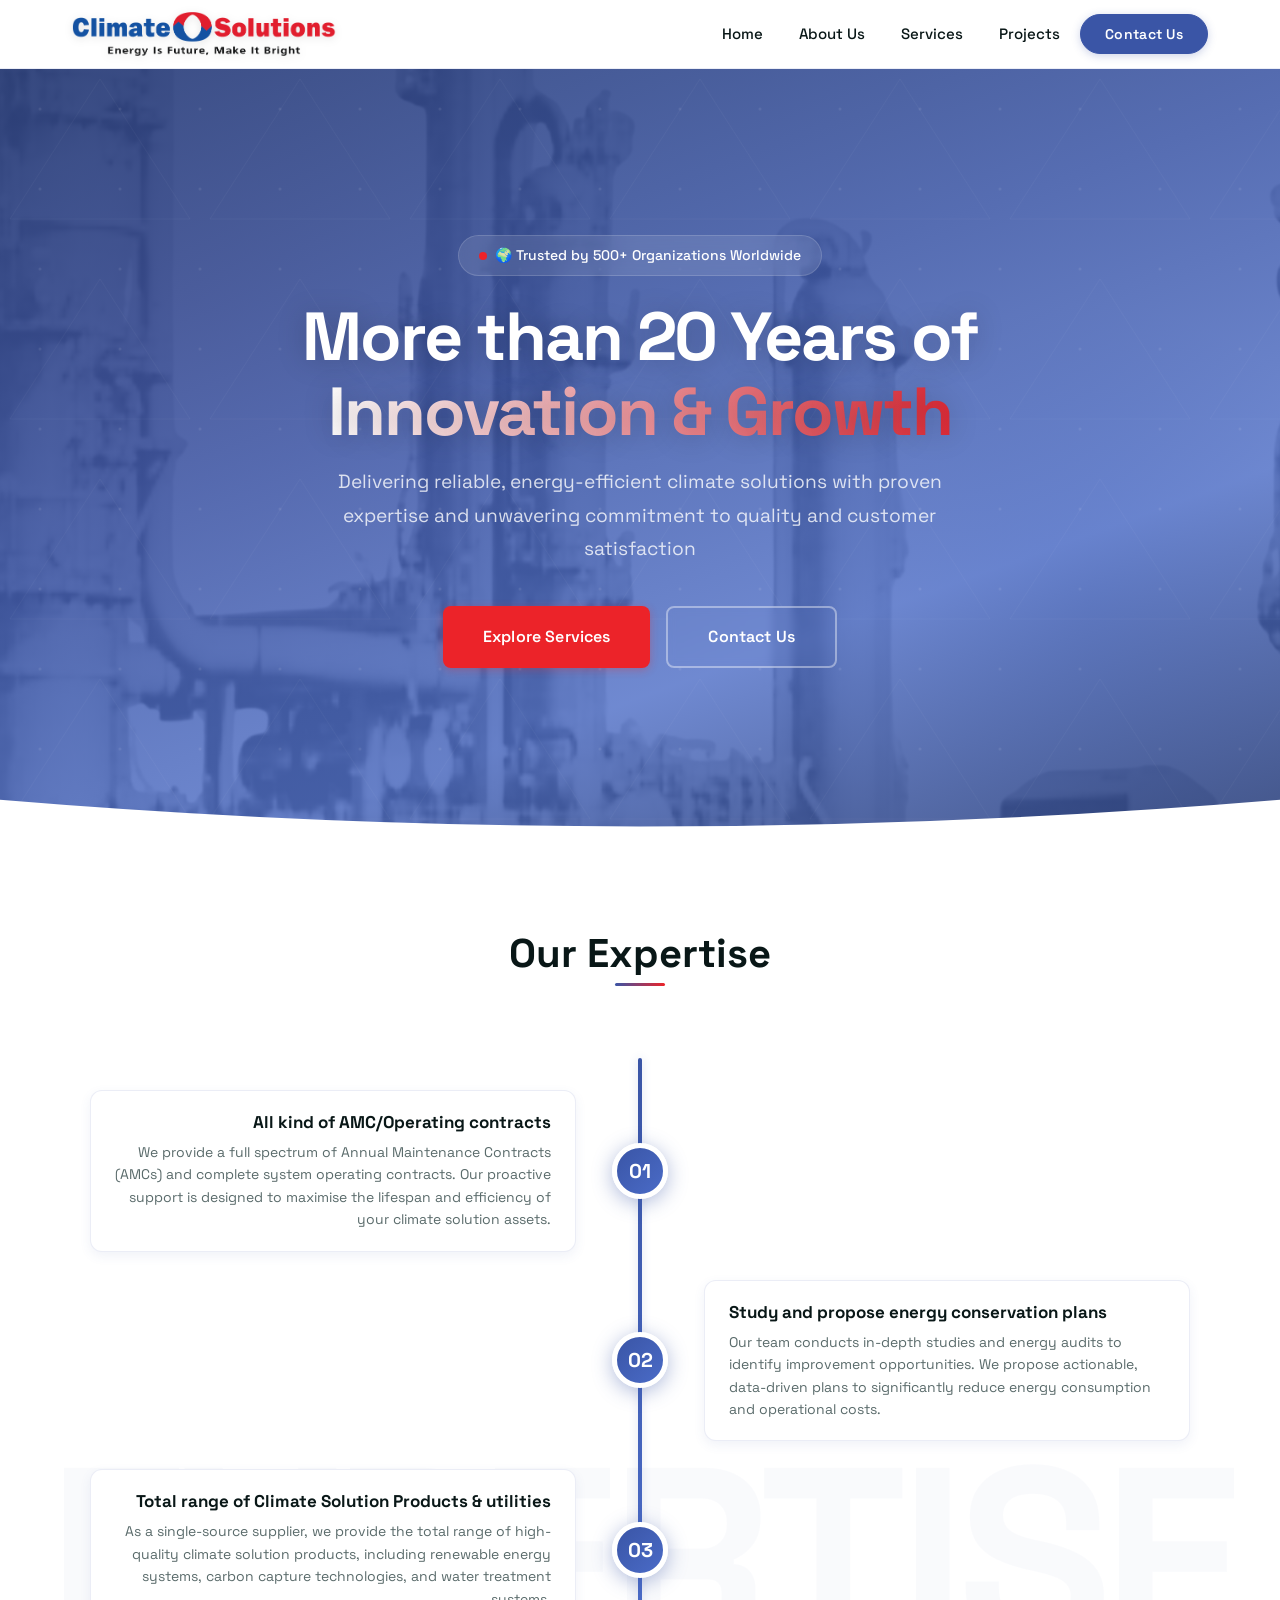
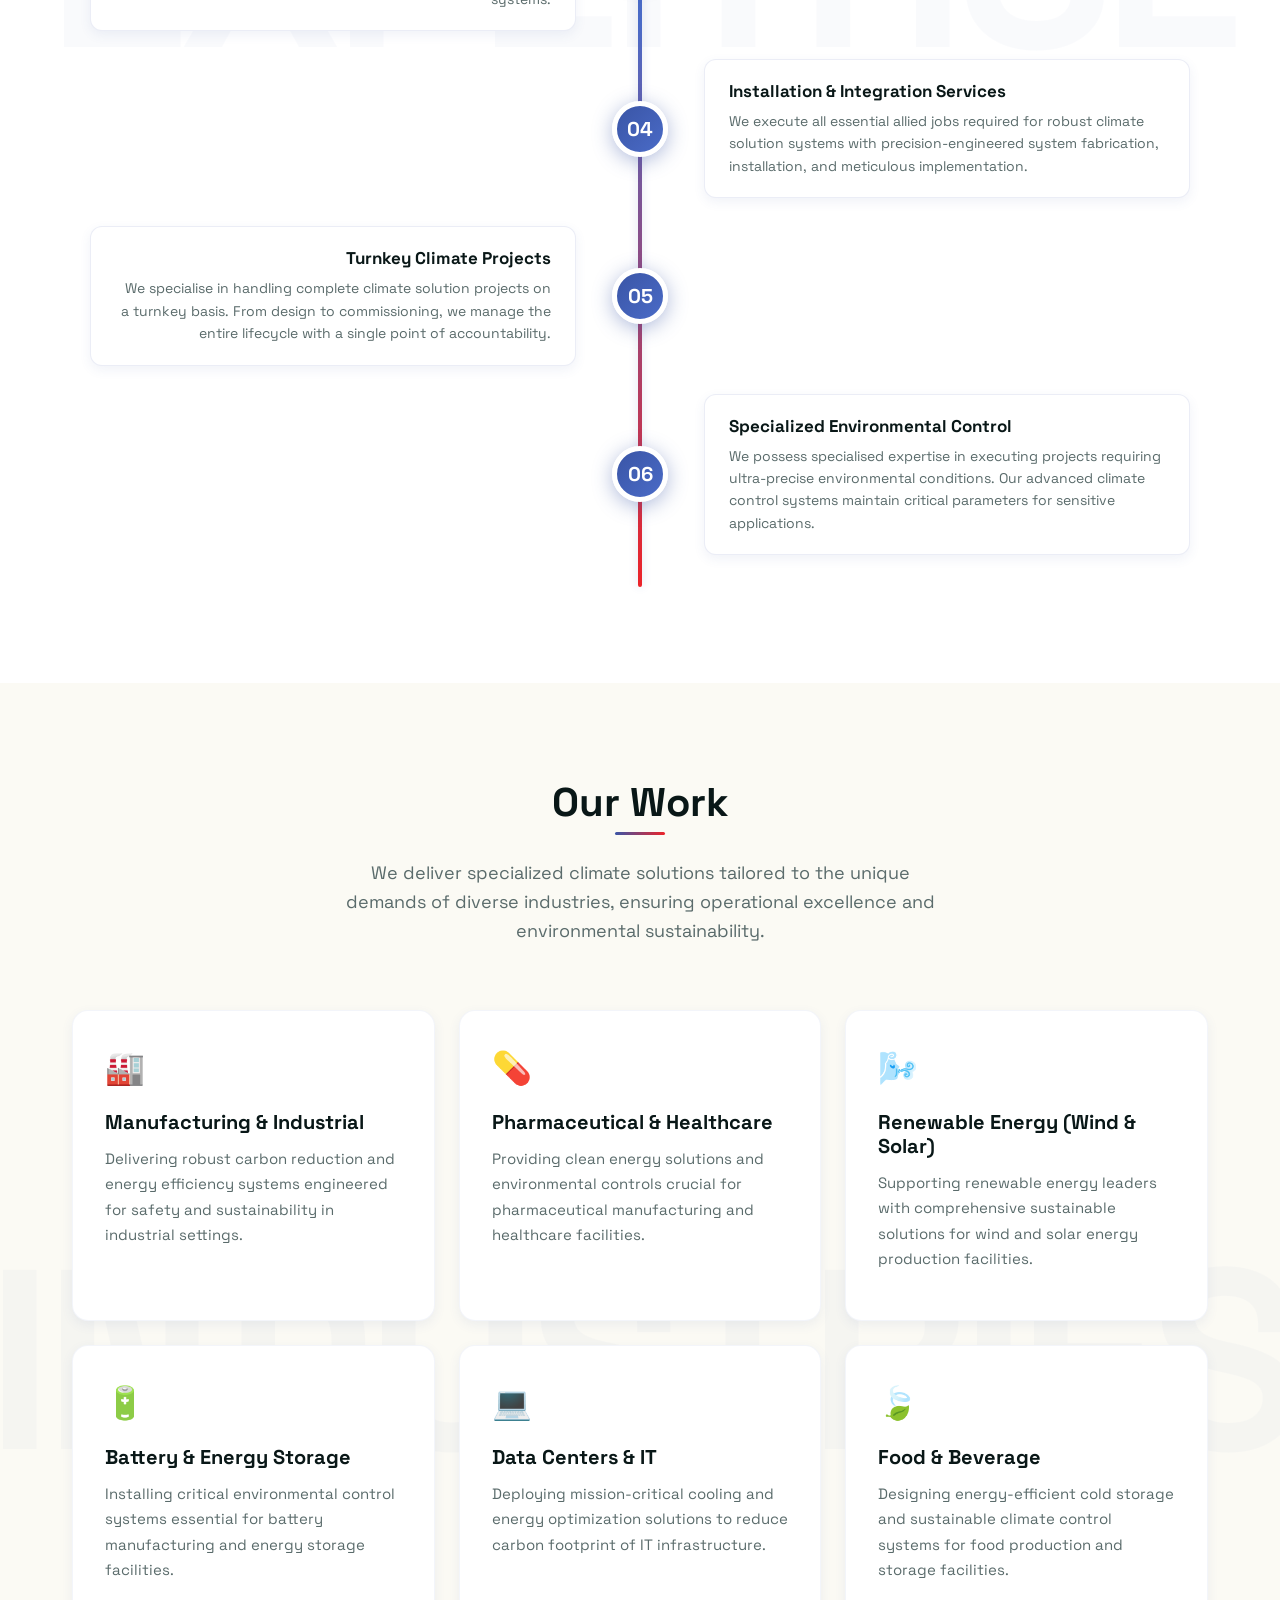
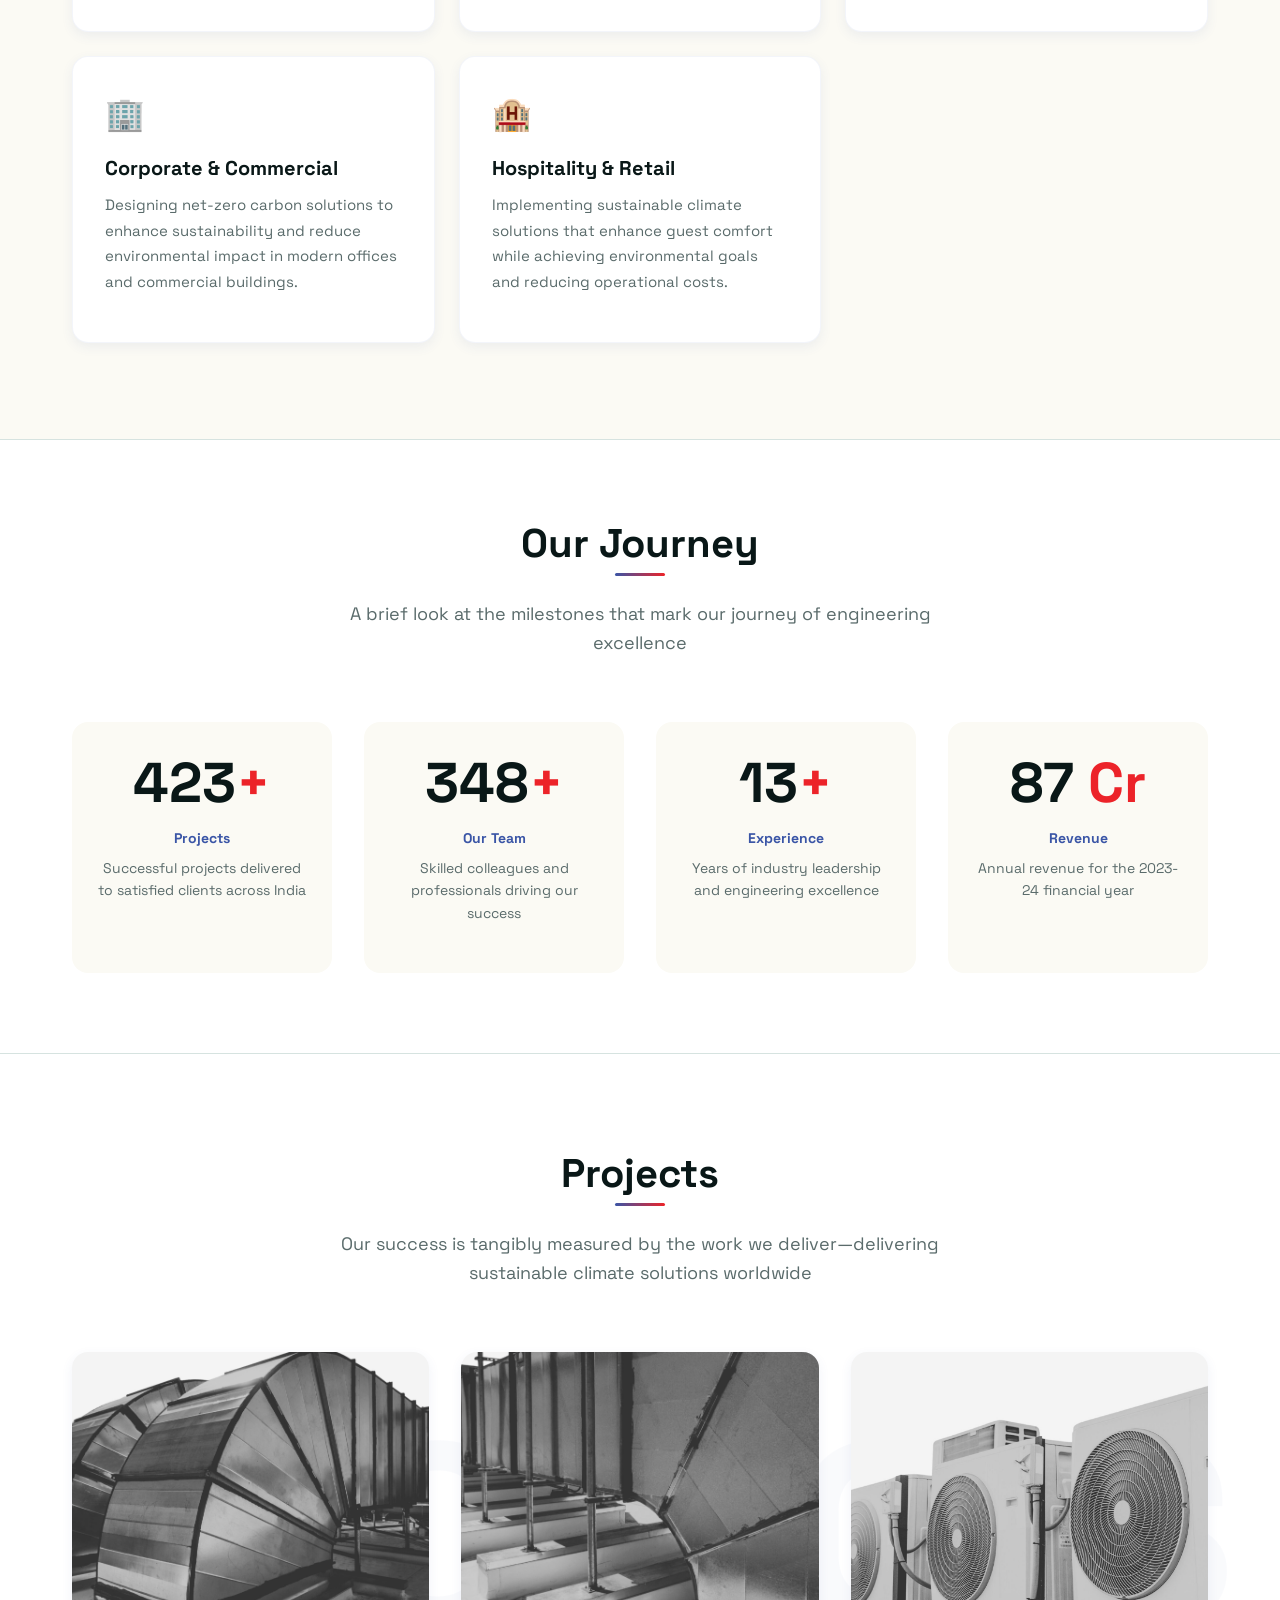
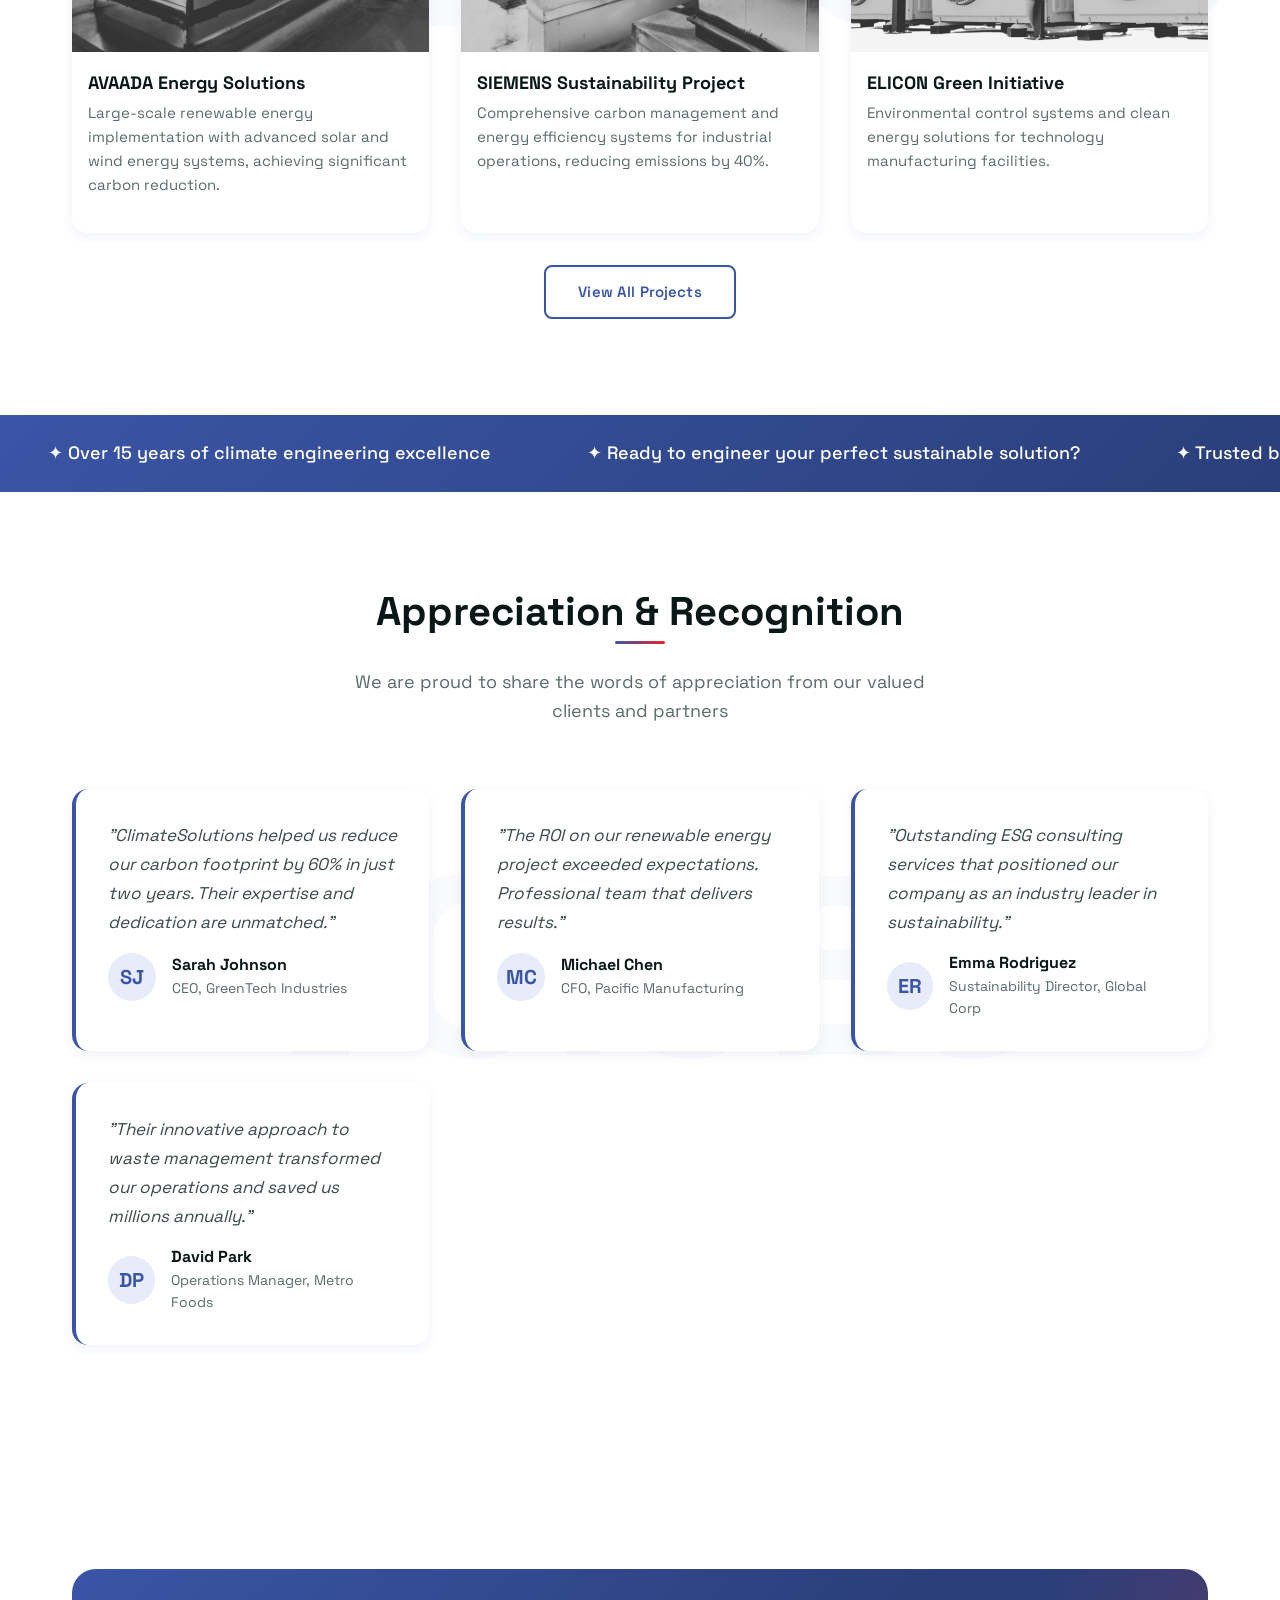
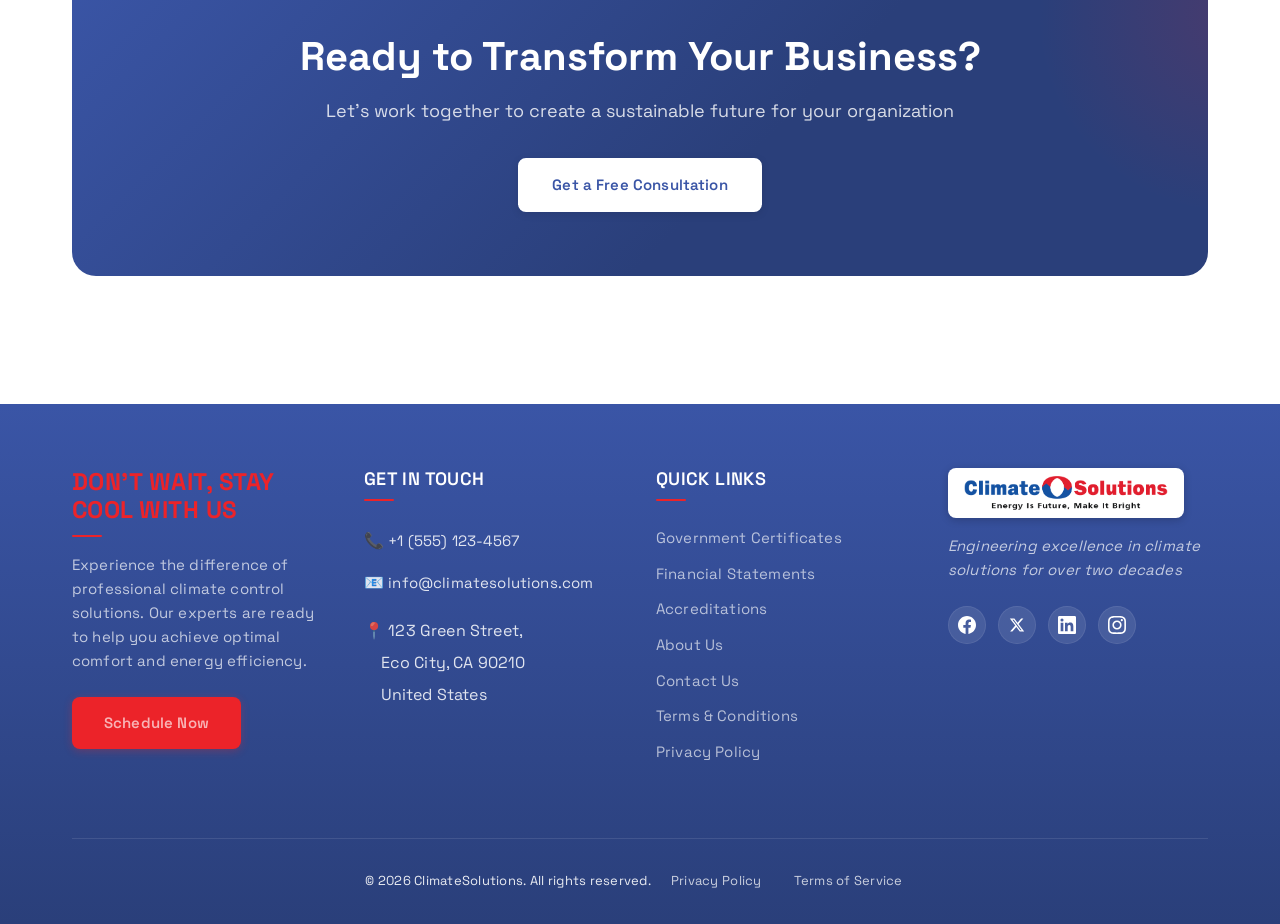
<file: index.html>
<!DOCTYPE html>
<html lang="en">
<head>
    <meta charset="UTF-8">
    <meta name="viewport" content="width=device-width, initial-scale=1.0">
    <meta name="description" content="Leading climate solutions provider offering innovative environmental technologies and sustainable business practices for a greener future.">
    <meta name="keywords" content="climate solutions, environmental technology, sustainability, green business">
    <meta property="og:title" content="Climate Solutions - Building a Sustainable Future">
    <meta property="og:description" content="Innovative climate solutions and environmental technologies for businesses worldwide.">
    <meta property="og:type" content="website">
    <title>Climate Solutions - Building a Sustainable Future</title>
    <link rel="icon" type="image/x-icon" href="assets/images/favicon.ico">
    <link rel="preconnect" href="https://fonts.googleapis.com">
    <link rel="preconnect" href="https://fonts.gstatic.com" crossorigin>
    <link href="https://fonts.googleapis.com/css2?family=Space+Grotesk:wght@300;400;500;600;700&family=Newsreader:ital,opsz,wght@0,6..72,300;0,6..72,400;0,6..72,600;1,6..72,400&family=JetBrains+Mono:wght@400;500;600;700&display=swap" rel="stylesheet">
    <link rel="stylesheet" href="assets/css/styles.css">
</head>
<body>
    <!-- Navigation -->
    <nav class="navbar">
        <div class="nav-container">
            <a href="index.html" class="logo"><img src="assets/images/logo_latest.png" alt="ClimateSolutions" style="height: 44px;"></a>
            <ul class="nav-menu">
                <li><a href="index.html" class="nav-link">Home</a></li>
                <li><a href="pages/about.html" class="nav-link">About Us</a></li>
                <li><a href="pages/services.html" class="nav-link">Services</a></li>
                <li><a href="pages/projects.html" class="nav-link">Projects</a></li>
                <li><a href="pages/contact.html" class="nav-cta">Contact Us</a></li>
            </ul>
            <div class="nav-toggle">
                <span></span>
                <span></span>
                <span></span>
            </div>
        </div>
    </nav>

    <!-- Hero Section -->
    <section class="hero" style="background-image: url('assets/images/14-scaled-1.jpg'); background-position: center; background-size: cover; background-attachment: fixed;">
        <div style="position: absolute; inset: 0; background: linear-gradient(160deg, rgba(42, 63, 122, 0.92) 0%, rgba(58, 85, 166, 0.85) 40%, rgba(74, 107, 199, 0.78) 70%, rgba(42, 63, 122, 0.88) 100%); z-index: 1;"></div>
        <div class="container" style="position: relative; z-index: 2;">
            <div class="hero-badge">🌍 Trusted by 500+ Organizations Worldwide</div>
            <h1 class="fade-in" style="animation-delay: 0.2s;">More than 20 Years of<br><span style="background: linear-gradient(90deg, #ffffff 0%, rgba(236, 35, 41, 0.9) 100%); -webkit-background-clip: text; -webkit-text-fill-color: transparent; background-clip: text;">Innovation & Growth</span></h1>
            <p style="max-width: 640px; margin-left: auto; margin-right: auto; margin-bottom: 2.5rem;" class="fade-in" data-delay="0.4s">Delivering reliable, energy-efficient climate solutions with proven expertise and unwavering commitment to quality and customer satisfaction</p>
            <div style="display: flex; gap: 1rem; justify-content: center; flex-wrap: wrap;" class="fade-in" data-delay="0.6s">
                <a href="pages/services.html" class="btn btn-accent" style="padding: 1rem 2.5rem; font-weight: 600; border-radius: 0.5rem; font-size: 1rem;">Explore Services</a>
                <a href="pages/contact.html" class="btn btn-outline" style="border-color: rgba(255,255,255,0.4); color: white; padding: 1rem 2.5rem; font-weight: 600; border-radius: 0.5rem; font-size: 1rem; backdrop-filter: blur(4px);">Contact Us</a>
            </div>
        </div>
        <svg class="hero-clip" viewBox="0 0 1440 60" preserveAspectRatio="none" style="display: block;">
            <path d="M0,60 L0,20 Q720,80 1440,20 L1440,60 Z" fill="white"/>
        </svg>
    </section>

    <!-- Expertise Section -->
    <section class="section section-watermark" data-section-watermark="EXPERTISE">
        <div class="container">
            <div class="section-title">
                <h2>Our Expertise</h2>
            </div>
            <div class="expertise-timeline">
                <div class="timeline-item">
                    <div class="timeline-content">
                        <h3>All kind of AMC/Operating contracts</h3>
                        <p>We provide a full spectrum of Annual Maintenance Contracts (AMCs) and complete system operating contracts. Our proactive support is designed to maximise the lifespan and efficiency of your climate solution assets.</p>
                    </div>
                    <div class="timeline-marker">
                        <div class="timeline-number">01</div>
                    </div>
                    <div class="timeline-content"></div>
                </div>

                <div class="timeline-item">
                    <div class="timeline-content"></div>
                    <div class="timeline-marker">
                        <div class="timeline-number">02</div>
                    </div>
                    <div class="timeline-content">
                        <h3>Study and propose energy conservation plans</h3>
                        <p>Our team conducts in-depth studies and energy audits to identify improvement opportunities. We propose actionable, data-driven plans to significantly reduce energy consumption and operational costs.</p>
                    </div>
                </div>

                <div class="timeline-item">
                    <div class="timeline-content">
                        <h3>Total range of Climate Solution Products & utilities</h3>
                        <p>As a single-source supplier, we provide the total range of high-quality climate solution products, including renewable energy systems, carbon capture technologies, and water treatment systems.</p>
                    </div>
                    <div class="timeline-marker">
                        <div class="timeline-number">03</div>
                    </div>
                    <div class="timeline-content"></div>
                </div>

                <div class="timeline-item">
                    <div class="timeline-content"></div>
                    <div class="timeline-marker">
                        <div class="timeline-number">04</div>
                    </div>
                    <div class="timeline-content">
                        <h3>Installation & Integration Services</h3>
                        <p>We execute all essential allied jobs required for robust climate solution systems with precision-engineered system fabrication, installation, and meticulous implementation.</p>
                    </div>
                </div>

                <div class="timeline-item">
                    <div class="timeline-content">
                        <h3>Turnkey Climate Projects</h3>
                        <p>We specialise in handling complete climate solution projects on a turnkey basis. From design to commissioning, we manage the entire lifecycle with a single point of accountability.</p>
                    </div>
                    <div class="timeline-marker">
                        <div class="timeline-number">05</div>
                    </div>
                    <div class="timeline-content"></div>
                </div>

                <div class="timeline-item">
                    <div class="timeline-content"></div>
                    <div class="timeline-marker">
                        <div class="timeline-number">06</div>
                    </div>
                    <div class="timeline-content">
                        <h3>Specialized Environmental Control</h3>
                        <p>We possess specialised expertise in executing projects requiring ultra-precise environmental conditions. Our advanced climate control systems maintain critical parameters for sensitive applications.</p>
                    </div>
                </div>
            </div>
        </div>
    </section>

    <!-- Our Work -->
    <section class="section section-light section-watermark" data-section-watermark="INDUSTRIES">
        <div class="container">
            <div class="section-title">
                <h2>Our Work</h2>
                <p>We deliver specialized climate solutions tailored to the unique demands of diverse industries, ensuring operational excellence and environmental sustainability.</p>
            </div>
            <div class="grid grid-2" style="gap: 1.5rem;">
                <div class="card">
                    <div style="font-size: 2rem; margin-bottom: 1rem; color: var(--primary-color);">🏭</div>
                    <h4 style="margin-bottom: 0.75rem; font-weight: 700;">Manufacturing & Industrial</h4>
                    <p>Delivering robust carbon reduction and energy efficiency systems engineered for safety and sustainability in industrial settings.</p>
                </div>
                <div class="card">
                    <div style="font-size: 2rem; margin-bottom: 1rem; color: var(--primary-color);">💊</div>
                    <h4 style="margin-bottom: 0.75rem; font-weight: 700;">Pharmaceutical & Healthcare</h4>
                    <p>Providing clean energy solutions and environmental controls crucial for pharmaceutical manufacturing and healthcare facilities.</p>
                </div>
                <div class="card">
                    <div style="font-size: 2rem; margin-bottom: 1rem; color: var(--primary-color);">🌬️</div>
                    <h4 style="margin-bottom: 0.75rem; font-weight: 700;">Renewable Energy (Wind & Solar)</h4>
                    <p>Supporting renewable energy leaders with comprehensive sustainable solutions for wind and solar energy production facilities.</p>
                </div>
                <div class="card">
                    <div style="font-size: 2rem; margin-bottom: 1rem; color: var(--primary-color);">🔋</div>
                    <h4 style="margin-bottom: 0.75rem; font-weight: 700;">Battery & Energy Storage</h4>
                    <p>Installing critical environmental control systems essential for battery manufacturing and energy storage facilities.</p>
                </div>
                <div class="card">
                    <div style="font-size: 2rem; margin-bottom: 1rem; color: var(--primary-color);">💻</div>
                    <h4 style="margin-bottom: 0.75rem; font-weight: 700;">Data Centers & IT</h4>
                    <p>Deploying mission-critical cooling and energy optimization solutions to reduce carbon footprint of IT infrastructure.</p>
                </div>
                <div class="card">
                    <div style="font-size: 2rem; margin-bottom: 1rem; color: var(--primary-color);">🍃</div>
                    <h4 style="margin-bottom: 0.75rem; font-weight: 700;">Food & Beverage</h4>
                    <p>Designing energy-efficient cold storage and sustainable climate control systems for food production and storage facilities.</p>
                </div>
                <div class="card">
                    <div style="font-size: 2rem; margin-bottom: 1rem; color: var(--primary-color);">🏢</div>
                    <h4 style="margin-bottom: 0.75rem; font-weight: 700;">Corporate & Commercial</h4>
                    <p>Designing net-zero carbon solutions to enhance sustainability and reduce environmental impact in modern offices and commercial buildings.</p>
                </div>
                <div class="card">
                    <div style="font-size: 2rem; margin-bottom: 1rem; color: var(--primary-color);">🏨</div>
                    <h4 style="margin-bottom: 0.75rem; font-weight: 700;">Hospitality & Retail</h4>
                    <p>Implementing sustainable climate solutions that enhance guest comfort while achieving environmental goals and reducing operational costs.</p>
                </div>
            </div>
        </div>
    </section>

    <!-- Stats Section - Our Journey -->
    <section class="section stats-section" style="padding: 5rem 0;">
        <div class="container">
            <div class="section-title">
                <h2>Our Journey</h2>
                <p>A brief look at the milestones that mark our journey of engineering excellence</p>
            </div>
            <div class="stats-grid-4" style="display: grid; grid-template-columns: repeat(4, 1fr); gap: 2rem; text-align: center;">
                <div class="stat-card">
                    <h2 style="color: var(--text-dark); font-size: 3.5rem; font-weight: 700; margin-bottom: 0.5rem; font-family: var(--font-heading); line-height: 1;">
                        <span class="stat-counter" data-target="510">0</span><span style="color: var(--secondary-color);">+</span>
                    </h2>
                    <p style="font-size: 0.875rem; color: var(--primary-color); font-weight: 700; margin-top: 1rem; margin-bottom: 0.5rem;">Projects</p>
                    <p style="font-size: 0.875rem; color: var(--text-light); font-weight: 400;">Successful projects delivered to satisfied clients across India</p>
                </div>
                <div class="stat-card">
                    <h2 style="color: var(--text-dark); font-size: 3.5rem; font-weight: 700; margin-bottom: 0.5rem; font-family: var(--font-heading); line-height: 1;">
                        <span class="stat-counter" data-target="460">0</span><span style="color: var(--secondary-color);">+</span>
                    </h2>
                    <p style="font-size: 0.875rem; color: var(--primary-color); font-weight: 700; margin-top: 1rem; margin-bottom: 0.5rem;">Our Team</p>
                    <p style="font-size: 0.875rem; color: var(--text-light); font-weight: 400;">Skilled colleagues and professionals driving our success</p>
                </div>
                <div class="stat-card">
                    <h2 style="color: var(--text-dark); font-size: 3.5rem; font-weight: 700; margin-bottom: 0.5rem; font-family: var(--font-heading); line-height: 1;">
                        <span class="stat-counter" data-target="20">0</span><span style="color: var(--secondary-color);">+</span>
                    </h2>
                    <p style="font-size: 0.875rem; color: var(--primary-color); font-weight: 700; margin-top: 1rem; margin-bottom: 0.5rem;">Experience</p>
                    <p style="font-size: 0.875rem; color: var(--text-light); font-weight: 400;">Years of industry leadership and engineering excellence</p>
                </div>
                <div class="stat-card">
                    <h2 style="color: var(--text-dark); font-size: 3.5rem; font-weight: 700; margin-bottom: 0.5rem; font-family: var(--font-heading); line-height: 1;">
                        <span class="stat-counter" data-target="160">0</span><span style="color: var(--secondary-color);"> Cr</span>
                    </h2>
                    <p style="font-size: 0.875rem; color: var(--primary-color); font-weight: 700; margin-top: 1rem; margin-bottom: 0.5rem;">Revenue</p>
                    <p style="font-size: 0.875rem; color: var(--text-light); font-weight: 400;">Annual revenue for the 2023-24 financial year</p>
                </div>
            </div>
        </div>
    </section>

    <!-- Projects -->
    <section class="section section-watermark" data-section-watermark="PROJECTS">
        <div class="container">
            <div class="section-title">
                <h2>Projects</h2>
                <p>Our success is tangibly measured by the work we deliver—delivering sustainable climate solutions worldwide</p>
            </div>
            <div class="grid grid-3">
                <div class="project-item">
                    <div class="project-image" style="background-image: url('assets/images/13-scaled.jpg'); background-size: cover; background-position: center;">
                    </div>
                    <div class="project-info">
                        <h3>AVAADA Energy Solutions</h3>
                        <p>Large-scale renewable energy implementation with advanced solar and wind energy systems, achieving significant carbon reduction.</p>
                    </div>
                </div>
                <div class="project-item">
                    <div class="project-image" style="background-image: url('assets/images/17-scaled.jpg'); background-size: cover; background-position: center;">
                    </div>
                    <div class="project-info">
                        <h3>SIEMENS Sustainability Project</h3>
                        <p>Comprehensive carbon management and energy efficiency systems for industrial operations, reducing emissions by 40%.</p>
                    </div>
                </div>
                <div class="project-item">
                    <div class="project-image" style="background-image: url('assets/images/11-2048x1024-1.jpg'); background-size: cover; background-position: center;">
                    </div>
                    <div class="project-info">
                        <h3>ELICON Green Initiative</h3>
                        <p>Environmental control systems and clean energy solutions for technology manufacturing facilities.</p>
                    </div>
                </div>
            </div>
            <div style="text-align: center; margin-top: 2rem;">
                <a href="pages/projects.html" class="btn btn-outline">View All Projects</a>
            </div>
        </div>
    </section>

    <!-- Scrolling Marquee -->
    <section style="background: linear-gradient(135deg, var(--primary-color) 0%, var(--primary-dark) 100%); color: white; padding: 1.5rem 0; overflow: hidden;">
        <div class="marquee-content" style="display: flex; white-space: nowrap; animation: scroll 30s linear infinite;">
            <span style="padding: 0 3rem; font-size: 1.125rem; font-weight: 500;">✦ Over 15 years of climate engineering excellence</span>
            <span style="padding: 0 3rem; font-size: 1.125rem; font-weight: 500;">✦ Ready to engineer your perfect sustainable solution?</span>
            <span style="padding: 0 3rem; font-size: 1.125rem; font-weight: 500;">✦ Trusted by leading organizations across 50+ countries</span>
            <span style="padding: 0 3rem; font-size: 1.125rem; font-weight: 500;">✦ Over 15 years of climate engineering excellence</span>
            <span style="padding: 0 3rem; font-size: 1.125rem; font-weight: 500;">✦ Ready to engineer your perfect sustainable solution?</span>
            <span style="padding: 0 3rem; font-size: 1.125rem; font-weight: 500;">✦ Trusted by leading organizations across 50+ countries</span>
        </div>
    </section>

    <!-- Testimonials -->
    <section class="section section-watermark" data-section-watermark="VOICES">
        <div class="container">
            <div class="section-title">
                <h2>Appreciation & Recognition</h2>
                <p>We are proud to share the words of appreciation from our valued clients and partners</p>
            </div>
            <div class="grid grid-2">
                <div class="testimonial">
                    <p class="testimonial-text">"ClimateSolutions helped us reduce our carbon footprint by 60% in just two years. Their expertise and dedication are unmatched."</p>
                    <div class="testimonial-author">
                        <div class="testimonial-avatar" data-initials="SJ"></div>
                        <div class="testimonial-info">
                            <h4>Sarah Johnson</h4>
                            <p>CEO, GreenTech Industries</p>
                        </div>
                    </div>
                </div>
                <div class="testimonial">
                    <p class="testimonial-text">"The ROI on our renewable energy project exceeded expectations. Professional team that delivers results."</p>
                    <div class="testimonial-author">
                        <div class="testimonial-avatar" data-initials="MC"></div>
                        <div class="testimonial-info">
                            <h4>Michael Chen</h4>
                            <p>CFO, Pacific Manufacturing</p>
                        </div>
                    </div>
                </div>
                <div class="testimonial">
                    <p class="testimonial-text">"Outstanding ESG consulting services that positioned our company as an industry leader in sustainability."</p>
                    <div class="testimonial-author">
                        <div class="testimonial-avatar" data-initials="ER"></div>
                        <div class="testimonial-info">
                            <h4>Emma Rodriguez</h4>
                            <p>Sustainability Director, Global Corp</p>
                        </div>
                    </div>
                </div>
                <div class="testimonial">
                    <p class="testimonial-text">"Their innovative approach to waste management transformed our operations and saved us millions annually."</p>
                    <div class="testimonial-author">
                        <div class="testimonial-avatar" data-initials="DP"></div>
                        <div class="testimonial-info">
                            <h4>David Park</h4>
                            <p>Operations Manager, Metro Foods</p>
                        </div>
                    </div>
                </div>
            </div>
        </div>
    </section>

    <!-- CTA Banner -->
    <section class="section">
        <div class="container">
            <div class="cta-banner">
                <h2>Ready to Transform Your Business?</h2>
                <p>Let's work together to create a sustainable future for your organization</p>
                <a href="pages/contact.html" class="btn btn-secondary">Get a Free Consultation</a>
            </div>
        </div>
    </section>

    <!-- Footer -->
    <footer class="footer">
        <div class="container">
            <div class="footer-content">
                <div class="footer-section">
                    <h3 style="color: var(--secondary-color); margin-bottom: 1rem; font-size: 1.5rem; font-weight: 700;">Don't Wait, Stay Cool With Us</h3>
                    <p style="margin-bottom: 1.5rem; line-height: 1.6;">Experience the difference of professional climate control solutions. Our experts are ready to help you achieve optimal comfort and energy efficiency.</p>
                    <a href="pages/contact.html" class="btn btn-accent" style="display: inline-block; padding: 0.875rem 2rem;">Schedule Now</a>
                </div>
                <div class="footer-section">
                    <h3 style="margin-bottom: 1.5rem;">Get in Touch</h3>
                    <ul style="line-height: 2;">
                        <li>📞 <a href="tel:+15551234567" style="color: inherit;">+1 (555) 123-4567</a></li>
                        <li>📧 <a href="mailto:info@climatesolutions.com" style="color: inherit;">info@climatesolutions.com</a></li>
                        <li style="margin-top: 1rem;">📍 123 Green Street,<br>&nbsp;&nbsp;&nbsp;&nbsp;Eco City, CA 90210<br>&nbsp;&nbsp;&nbsp;&nbsp;United States</li>
                    </ul>
                </div>
                <div class="footer-section">
                    <h3 style="margin-bottom: 1.5rem;">Quick Links</h3>
                    <ul>
                        <li><a href="#">Government Certificates</a></li>
                        <li><a href="#">Financial Statements</a></li>
                        <li><a href="#">Accreditations</a></li>
                        <li><a href="pages/about.html">About Us</a></li>
                        <li><a href="pages/contact.html">Contact Us</a></li>
                        <li><a href="#">Terms & Conditions</a></li>
                        <li><a href="#">Privacy Policy</a></li>
                    </ul>
                </div>
                <div class="footer-section">
                    <img src="assets/images/logo_latest.png" alt="ClimateSolutions" style="height: 50px; margin-bottom: 1rem;">
                    <p style="margin-bottom: 1.5rem; line-height: 1.6; font-style: italic;">Engineering excellence in climate solutions for over two decades</p>
                    <div class="social-links" style="display: flex; gap: 0.75rem; margin-top: 1.5rem;">
                        <a href="#" class="social-link" style="width: 38px; height: 38px; display: flex; align-items: center; justify-content: center; background: rgba(255,255,255,0.1); border-radius: 50%; transition: all 0.3s ease; color: white;" aria-label="Facebook">
                            <svg width="18" height="18" fill="currentColor" viewBox="0 0 24 24"><path d="M24 12.073c0-6.627-5.373-12-12-12s-12 5.373-12 12c0 5.99 4.388 10.954 10.125 11.854v-8.385H7.078v-3.47h3.047V9.43c0-3.007 1.792-4.669 4.533-4.669 1.312 0 2.686.235 2.686.235v2.953H15.83c-1.491 0-1.956.925-1.956 1.874v2.25h3.328l-.532 3.47h-2.796v8.385C19.612 23.027 24 18.062 24 12.073z"/></svg>
                        </a>
                        <a href="#" class="social-link" style="width: 38px; height: 38px; display: flex; align-items: center; justify-content: center; background: rgba(255,255,255,0.1); border-radius: 50%; transition: all 0.3s ease; color: white;" aria-label="X (Twitter)">
                            <svg width="16" height="16" fill="currentColor" viewBox="0 0 24 24"><path d="M18.244 2.25h3.308l-7.227 8.26 8.502 11.24H16.17l-5.214-6.817L4.99 21.75H1.68l7.73-8.835L1.254 2.25H8.08l4.713 6.231zm-1.161 17.52h1.833L7.084 4.126H5.117z"/></svg>
                        </a>
                        <a href="#" class="social-link" style="width: 38px; height: 38px; display: flex; align-items: center; justify-content: center; background: rgba(255,255,255,0.1); border-radius: 50%; transition: all 0.3s ease; color: white;" aria-label="LinkedIn">
                            <svg width="18" height="18" fill="currentColor" viewBox="0 0 24 24"><path d="M20.447 20.452h-3.554v-5.569c0-1.328-.027-3.037-1.852-3.037-1.853 0-2.136 1.445-2.136 2.939v5.667H9.351V9h3.414v1.561h.046c.477-.9 1.637-1.85 3.37-1.85 3.601 0 4.267 2.37 4.267 5.455v6.286zM5.337 7.433a2.062 2.062 0 01-2.063-2.065 2.064 2.064 0 112.063 2.065zm1.782 13.019H3.555V9h3.564v11.452zM22.225 0H1.771C.792 0 0 .774 0 1.729v20.542C0 23.227.792 24 1.771 24h20.451C23.2 24 24 23.227 24 22.271V1.729C24 .774 23.2 0 22.222 0h.003z"/></svg>
                        </a>
                        <a href="#" class="social-link" style="width: 38px; height: 38px; display: flex; align-items: center; justify-content: center; background: rgba(255,255,255,0.1); border-radius: 50%; transition: all 0.3s ease; color: white;" aria-label="Instagram">
                            <svg width="18" height="18" fill="currentColor" viewBox="0 0 24 24"><path d="M12 0C8.74 0 8.333.015 7.053.072 5.775.132 4.905.333 4.14.63c-.789.306-1.459.717-2.126 1.384S.935 3.35.63 4.14C.333 4.905.131 5.775.072 7.053.012 8.333 0 8.74 0 12s.015 3.667.072 4.947c.06 1.277.261 2.148.558 2.913.306.788.717 1.459 1.384 2.126.667.666 1.336 1.079 2.126 1.384.766.296 1.636.499 2.913.558C8.333 23.988 8.74 24 12 24s3.667-.015 4.947-.072c1.277-.06 2.148-.262 2.913-.558.788-.306 1.459-.718 2.126-1.384.666-.667 1.079-1.335 1.384-2.126.296-.765.499-1.636.558-2.913.06-1.28.072-1.687.072-4.947s-.015-3.667-.072-4.947c-.06-1.277-.262-2.149-.558-2.913-.306-.789-.718-1.459-1.384-2.126C21.319 1.347 20.651.935 19.86.63c-.765-.297-1.636-.499-2.913-.558C15.667.012 15.26 0 12 0zm0 2.16c3.203 0 3.585.016 4.85.071 1.17.055 1.805.249 2.227.415.562.217.96.477 1.382.896.419.42.679.819.896 1.381.164.422.36 1.057.413 2.227.057 1.266.07 1.646.07 4.85s-.015 3.585-.074 4.85c-.061 1.17-.256 1.805-.421 2.227-.224.562-.479.96-.899 1.382-.419.419-.824.679-1.38.896-.42.164-1.065.36-2.235.413-1.274.057-1.649.07-4.859.07-3.211 0-3.586-.015-4.859-.074-1.171-.061-1.816-.256-2.236-.421-.569-.224-.96-.479-1.379-.899-.421-.419-.69-.824-.9-1.38-.165-.42-.359-1.065-.42-2.235-.045-1.26-.061-1.649-.061-4.844 0-3.196.016-3.586.061-4.861.061-1.17.255-1.814.42-2.234.21-.57.479-.96.9-1.381.419-.419.81-.689 1.379-.898.42-.166 1.051-.361 2.221-.421 1.275-.045 1.65-.06 4.859-.06l.045.03zm0 3.678a6.162 6.162 0 100 12.324 6.162 6.162 0 100-12.324zM12 16c-2.21 0-4-1.79-4-4s1.79-4 4-4 4 1.79 4 4-1.79 4-4 4zm7.846-10.405a1.441 1.441 0 11-2.882 0 1.441 1.441 0 012.882 0z"/></svg>
                        </a>
                    </div>
                </div>
            </div>
            <div class="footer-bottom">
                <p>
                    <span>&copy; 2026 ClimateSolutions. All rights reserved.</span>
                    <a href="#">Privacy Policy</a>
                    <a href="#">Terms of Service</a>
                </p>
            </div>
        </div>
    </footer>

    <script src="assets/js/main.js"></script>
</body>
</html>
</file>
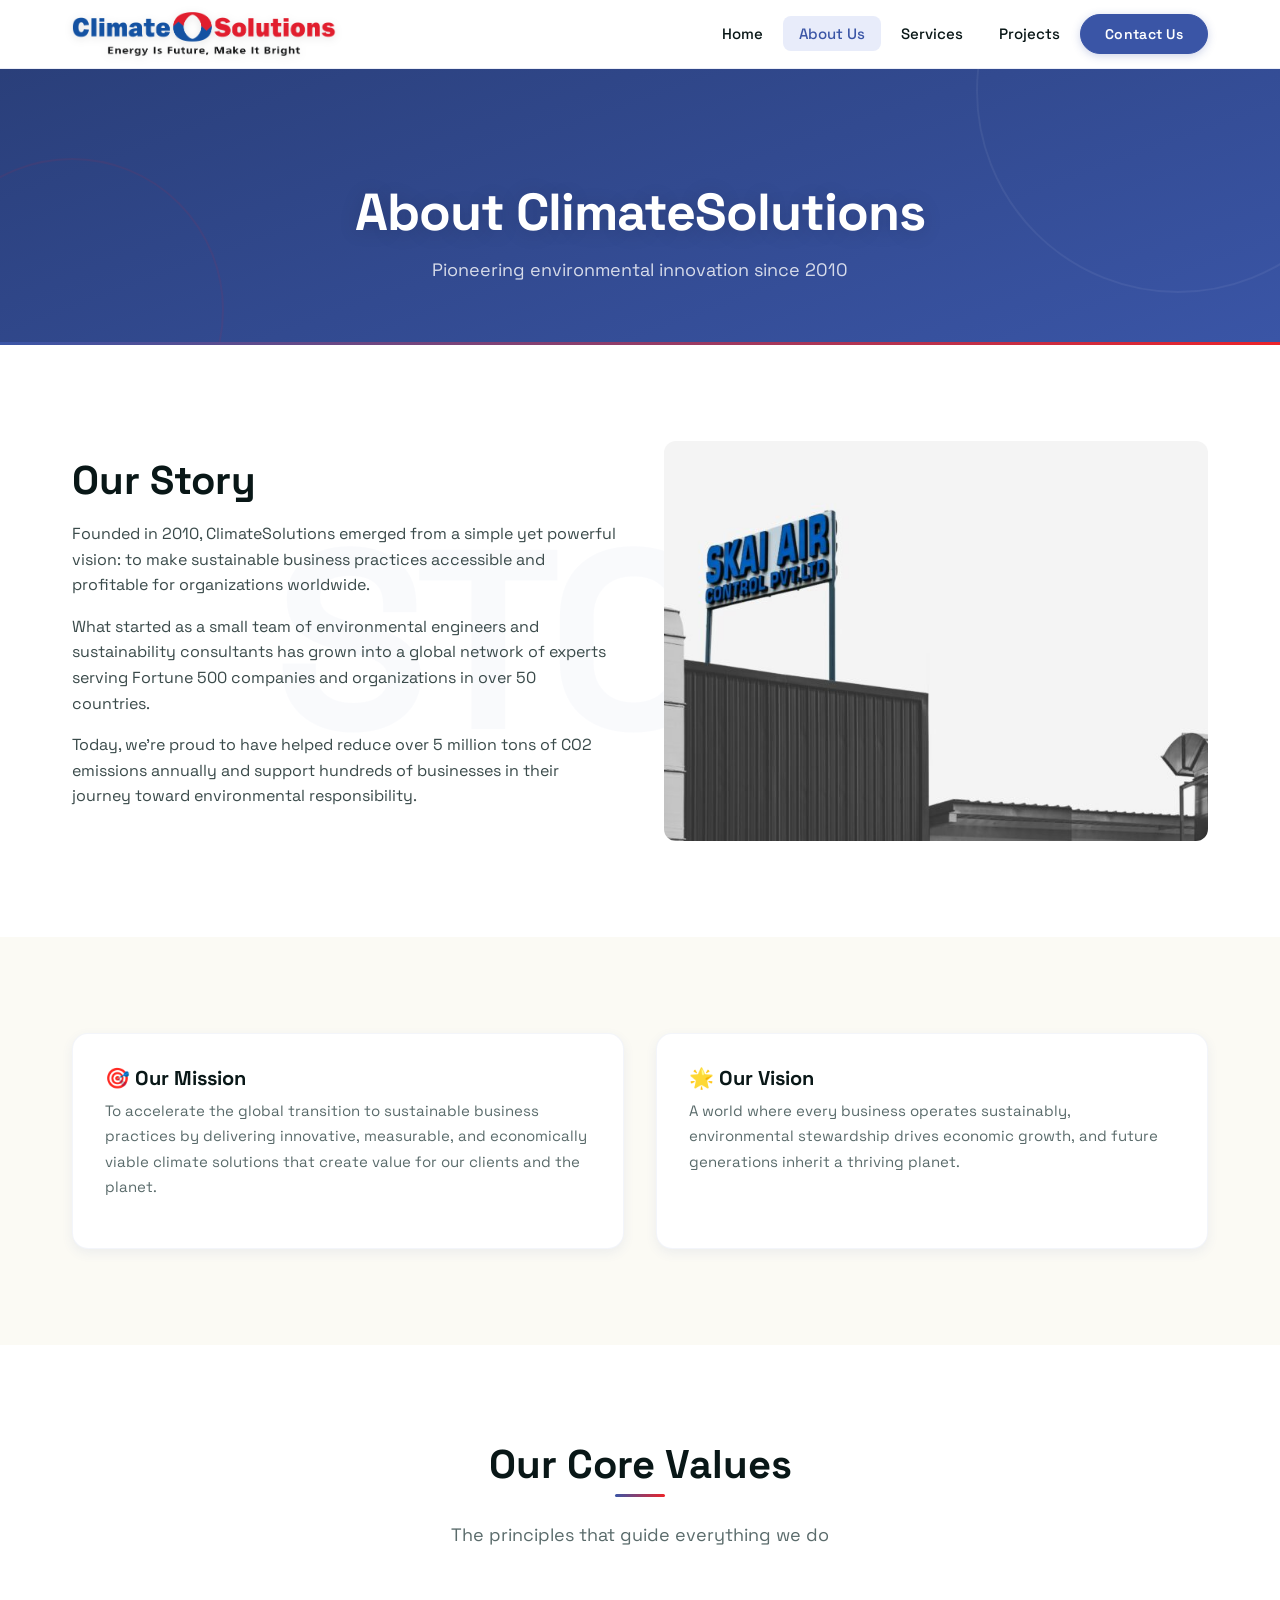
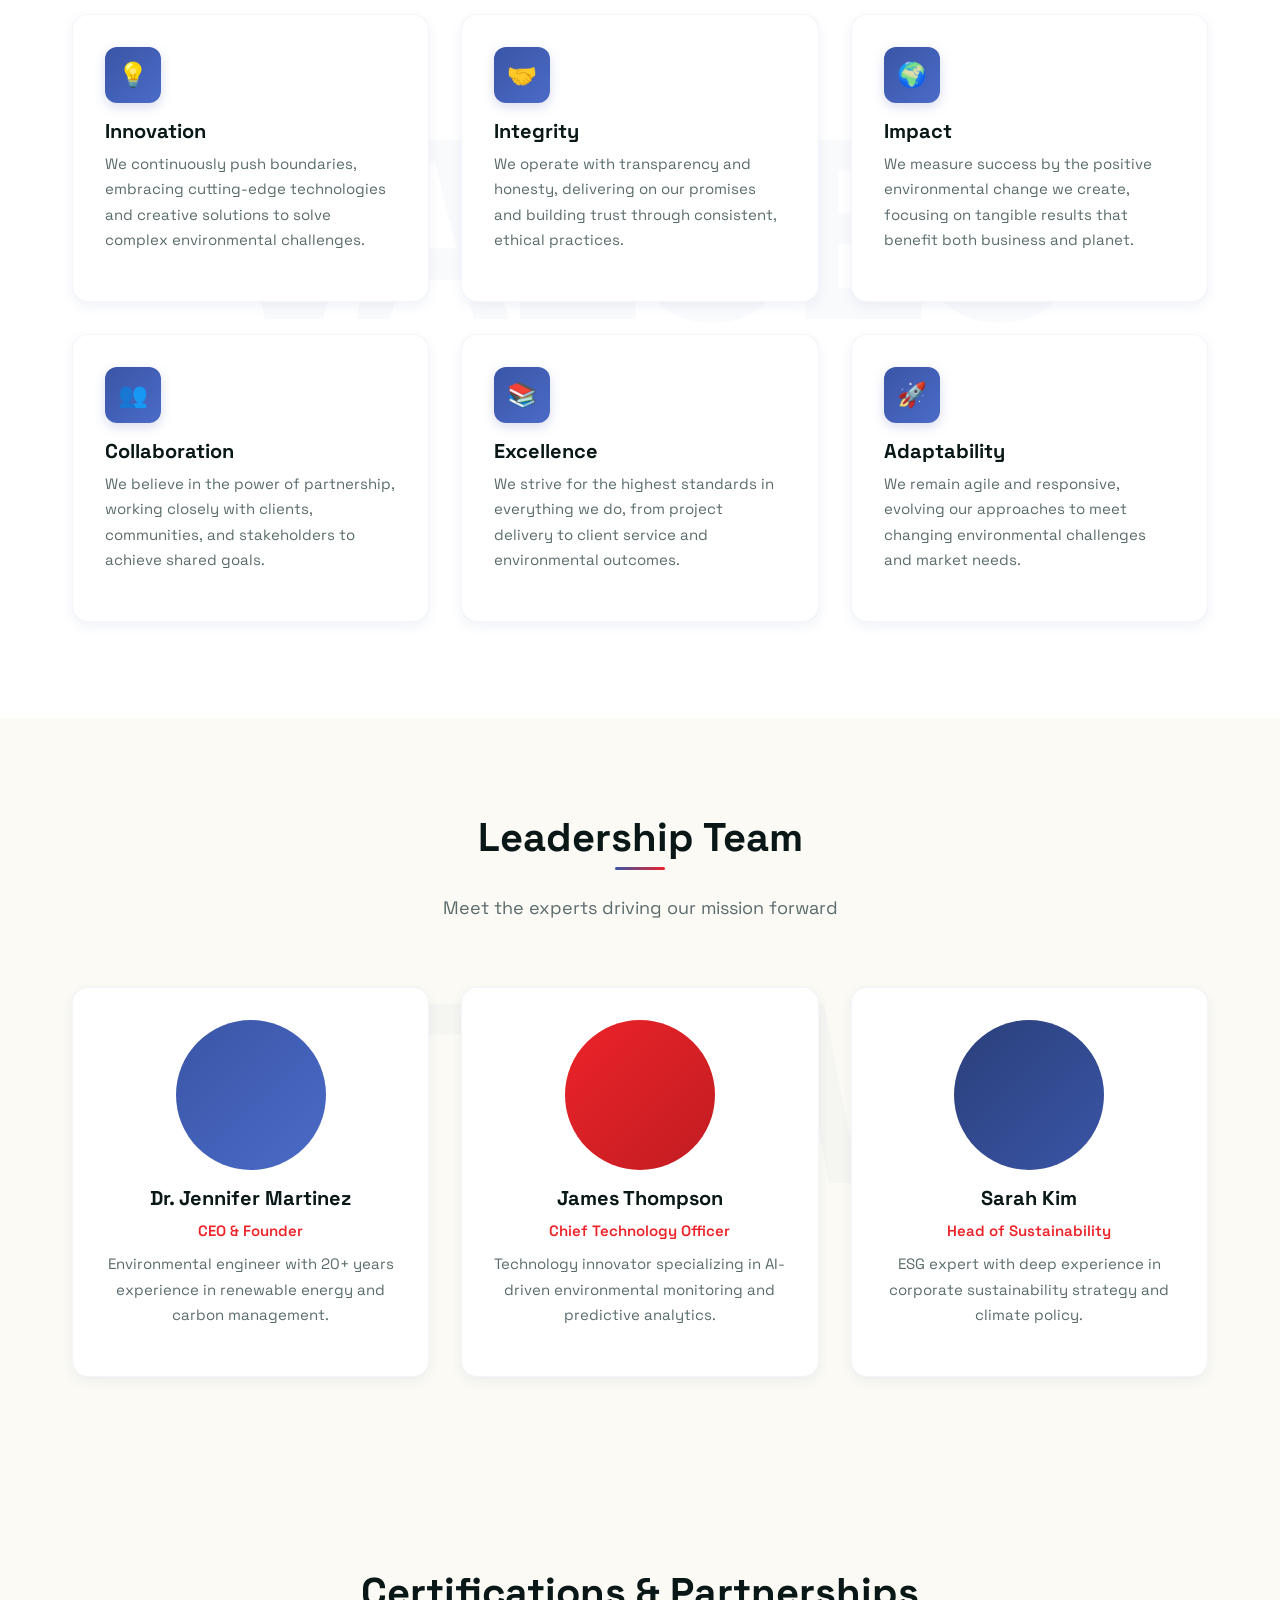
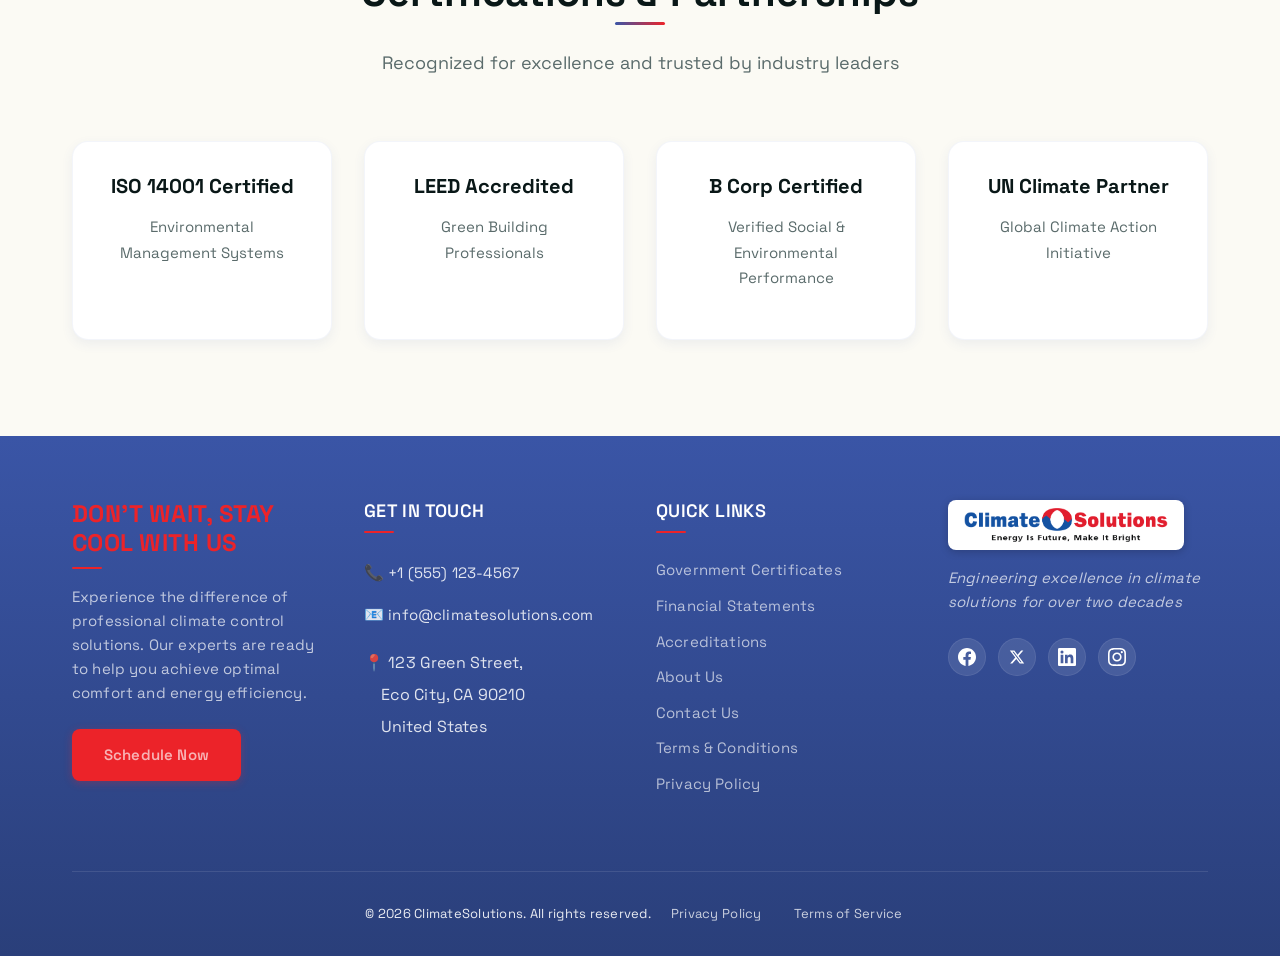
<file: pages/about.html>
<!DOCTYPE html>
<html lang="en">
<head>
    <meta charset="UTF-8">
    <meta name="viewport" content="width=device-width, initial-scale=1.0">
    <meta name="description" content="Learn about ClimateSolutions - our mission, values, and commitment to creating a sustainable future through innovative environmental technologies.">
    <meta property="og:title" content="About Us - ClimateSolutions">
    <meta property="og:description" content="Discover our story and our commitment to environmental innovation.">
    <title>About Us - ClimateSolutions</title>
    <link rel="icon" type="image/x-icon" href="../assets/images/favicon.ico">
    <link rel="preconnect" href="https://fonts.googleapis.com">
    <link rel="preconnect" href="https://fonts.gstatic.com" crossorigin>
    <link href="https://fonts.googleapis.com/css2?family=Space+Grotesk:wght@300;400;500;600;700&family=Newsreader:ital,opsz,wght@0,6..72,300;0,6..72,400;0,6..72,600;1,6..72,400&family=JetBrains+Mono:wght@400;500;600;700&display=swap" rel="stylesheet">
    <link rel="stylesheet" href="../assets/css/styles.css">
</head>
<body>
    <!-- Navigation -->
    <nav class="navbar">
        <div class="nav-container">
            <a href="../index.html" class="logo"><img src="../assets/images/logo_latest.png" alt="ClimateSolutions" style="height: 44px;"></a>
            <ul class="nav-menu">
                <li><a href="../index.html" class="nav-link">Home</a></li>
                <li><a href="about.html" class="nav-link">About Us</a></li>
                <li><a href="services.html" class="nav-link">Services</a></li>
                <li><a href="projects.html" class="nav-link">Projects</a></li>
                <li><a href="contact.html" class="nav-cta">Contact Us</a></li>
            </ul>
            <div class="nav-toggle">
                <span></span>
                <span></span>
                <span></span>
            </div>
        </div>
    </nav>

    <!-- Page Header -->
    <section class="page-header">
        <div class="container">
            <h1>About ClimateSolutions</h1>
            <p>Pioneering environmental innovation since 2010</p>
        </div>
    </section>
    <div class="page-header-accent"></div>

    <!-- Our Story -->
    <section class="section section-watermark" data-section-watermark="STORY">
        <div class="container">
            <div class="grid grid-2 story-grid" style="align-items: center; gap: 3rem;">
                <div>
                    <h2>Our Story</h2>
                    <p>Founded in 2010, ClimateSolutions emerged from a simple yet powerful vision: to make sustainable business practices accessible and profitable for organizations worldwide.</p>
                    <p>What started as a small team of environmental engineers and sustainability consultants has grown into a global network of experts serving Fortune 500 companies and organizations in over 50 countries.</p>
                    <p>Today, we're proud to have helped reduce over 5 million tons of CO2 emissions annually and support hundreds of businesses in their journey toward environmental responsibility.</p>
                </div>
                <div class="story-image" style="background-image: url('../assets/images/Untitled-design-12-1024x512-1.jpg'); background-size: cover; background-position: center; height: 400px; border-radius: 0.75rem;"></div>
            </div>
        </div>
    </section>

    <!-- Mission & Vision -->
    <section class="section section-light">
        <div class="container">
            <div class="grid grid-2">
                <div class="card">
                    <h3>🎯 Our Mission</h3>
                    <p>To accelerate the global transition to sustainable business practices by delivering innovative, measurable, and economically viable climate solutions that create value for our clients and the planet.</p>
                </div>
                <div class="card">
                    <h3>🌟 Our Vision</h3>
                    <p>A world where every business operates sustainably, environmental stewardship drives economic growth, and future generations inherit a thriving planet.</p>
                </div>
            </div>
        </div>
    </section>

    <!-- Core Values -->
    <section class="section section-watermark" data-section-watermark="VALUES">
        <div class="container">
            <div class="section-title">
                <h2>Our Core Values</h2>
                <p>The principles that guide everything we do</p>
            </div>
            <div class="grid grid-3">
                <div class="card">
                    <div class="card-icon">💡</div>
                    <h3>Innovation</h3>
                    <p>We continuously push boundaries, embracing cutting-edge technologies and creative solutions to solve complex environmental challenges.</p>
                </div>
                <div class="card">
                    <div class="card-icon">🤝</div>
                    <h3>Integrity</h3>
                    <p>We operate with transparency and honesty, delivering on our promises and building trust through consistent, ethical practices.</p>
                </div>
                <div class="card">
                    <div class="card-icon">🌍</div>
                    <h3>Impact</h3>
                    <p>We measure success by the positive environmental change we create, focusing on tangible results that benefit both business and planet.</p>
                </div>
                <div class="card">
                    <div class="card-icon">👥</div>
                    <h3>Collaboration</h3>
                    <p>We believe in the power of partnership, working closely with clients, communities, and stakeholders to achieve shared goals.</p>
                </div>
                <div class="card">
                    <div class="card-icon">📚</div>
                    <h3>Excellence</h3>
                    <p>We strive for the highest standards in everything we do, from project delivery to client service and environmental outcomes.</p>
                </div>
                <div class="card">
                    <div class="card-icon">🚀</div>
                    <h3>Adaptability</h3>
                    <p>We remain agile and responsive, evolving our approaches to meet changing environmental challenges and market needs.</p>
                </div>
            </div>
        </div>
    </section>

    <!-- Team Section -->
    <section class="section section-light section-watermark" data-section-watermark="TEAM">
        <div class="container">
            <div class="section-title">
                <h2>Leadership Team</h2>
                <p>Meet the experts driving our mission forward</p>
            </div>
            <div class="grid grid-3 team-grid">
                <div class="card text-center">
                    <div style="width: 150px; height: 150px; border-radius: 50%; background: linear-gradient(135deg, var(--primary-color) 0%, var(--primary-light) 100%); margin: 0 auto 1rem;"></div>
                    <h3>Dr. Jennifer Martinez</h3>
                    <p style="color: var(--secondary-color); font-weight: 600; margin-bottom: 0.5rem;">CEO & Founder</p>
                    <p>Environmental engineer with 20+ years experience in renewable energy and carbon management.</p>
                </div>
                <div class="card text-center">
                    <div style="width: 150px; height: 150px; border-radius: 50%; background: linear-gradient(135deg, var(--secondary-color) 0%, var(--secondary-dark) 100%); margin: 0 auto 1rem;"></div>
                    <h3>James Thompson</h3>
                    <p style="color: var(--secondary-color); font-weight: 600; margin-bottom: 0.5rem;">Chief Technology Officer</p>
                    <p>Technology innovator specializing in AI-driven environmental monitoring and predictive analytics.</p>
                </div>
                <div class="card text-center">
                    <div style="width: 150px; height: 150px; border-radius: 50%; background: linear-gradient(135deg, var(--primary-dark) 0%, var(--primary-color) 100%); margin: 0 auto 1rem;"></div>
                    <h3>Sarah Kim</h3>
                    <p style="color: var(--secondary-color); font-weight: 600; margin-bottom: 0.5rem;">Head of Sustainability</p>
                    <p>ESG expert with deep experience in corporate sustainability strategy and climate policy.</p>
                </div>
            </div>
        </div>
    </section>

    <!-- Certifications -->
    <section class="section section-light">
        <div class="container">
            <div class="section-title">
                <h2>Certifications & Partnerships</h2>
                <p>Recognized for excellence and trusted by industry leaders</p>
            </div>
            <div class="grid grid-4">
                <div class="card text-center">
                    <h4>ISO 14001 Certified</h4>
                    <p>Environmental Management Systems</p>
                </div>
                <div class="card text-center">
                    <h4>LEED Accredited</h4>
                    <p>Green Building Professionals</p>
                </div>
                <div class="card text-center">
                    <h4>B Corp Certified</h4>
                    <p>Verified Social & Environmental Performance</p>
                </div>
                <div class="card text-center">
                    <h4>UN Climate Partner</h4>
                    <p>Global Climate Action Initiative</p>
                </div>
            </div>
        </div>
    </section>

    <!-- Footer -->
    <footer class="footer">
        <div class="container">
            <div class="footer-content">
                <div class="footer-section">
                    <h3 style="color: var(--secondary-color); margin-bottom: 1rem; font-size: 1.5rem; font-weight: 700;">Don't Wait, Stay Cool With Us</h3>
                    <p style="margin-bottom: 1.5rem; line-height: 1.6;">Experience the difference of professional climate control solutions. Our experts are ready to help you achieve optimal comfort and energy efficiency.</p>
                    <a href="contact.html" class="btn btn-accent" style="display: inline-block; padding: 0.875rem 2rem;">Schedule Now</a>
                </div>
                <div class="footer-section">
                    <h3 style="margin-bottom: 1.5rem;">Get in Touch</h3>
                    <ul style="line-height: 2;">
                        <li>📞 <a href="tel:+15551234567" style="color: inherit;">+1 (555) 123-4567</a></li>
                        <li>📧 <a href="mailto:info@climatesolutions.com" style="color: inherit;">info@climatesolutions.com</a></li>
                        <li style="margin-top: 1rem;">📍 123 Green Street,<br>&nbsp;&nbsp;&nbsp;&nbsp;Eco City, CA 90210<br>&nbsp;&nbsp;&nbsp;&nbsp;United States</li>
                    </ul>
                </div>
                <div class="footer-section">
                    <h3 style="margin-bottom: 1.5rem;">Quick Links</h3>
                    <ul>
                        <li><a href="#">Government Certificates</a></li>
                        <li><a href="#">Financial Statements</a></li>
                        <li><a href="#">Accreditations</a></li>
                        <li><a href="about.html">About Us</a></li>
                        <li><a href="contact.html">Contact Us</a></li>
                        <li><a href="#">Terms & Conditions</a></li>
                        <li><a href="#">Privacy Policy</a></li>
                    </ul>
                </div>
                <div class="footer-section">
                    <img src="../assets/images/logo_latest.png" alt="ClimateSolutions" style="height: 50px; margin-bottom: 1rem;">
                    <p style="margin-bottom: 1.5rem; line-height: 1.6; font-style: italic;">Engineering excellence in climate solutions for over two decades</p>
                    <div class="social-links" style="display: flex; gap: 0.75rem; margin-top: 1.5rem;">
                        <a href="#" class="social-link" style="width: 38px; height: 38px; display: flex; align-items: center; justify-content: center; background: rgba(255,255,255,0.1); border-radius: 50%; transition: all 0.3s ease; color: white;" aria-label="Facebook">
                            <svg width="18" height="18" fill="currentColor" viewBox="0 0 24 24"><path d="M24 12.073c0-6.627-5.373-12-12-12s-12 5.373-12 12c0 5.99 4.388 10.954 10.125 11.854v-8.385H7.078v-3.47h3.047V9.43c0-3.007 1.792-4.669 4.533-4.669 1.312 0 2.686.235 2.686.235v2.953H15.83c-1.491 0-1.956.925-1.956 1.874v2.25h3.328l-.532 3.47h-2.796v8.385C19.612 23.027 24 18.062 24 12.073z"/></svg>
                        </a>
                        <a href="#" class="social-link" style="width: 38px; height: 38px; display: flex; align-items: center; justify-content: center; background: rgba(255,255,255,0.1); border-radius: 50%; transition: all 0.3s ease; color: white;" aria-label="X (Twitter)">
                            <svg width="16" height="16" fill="currentColor" viewBox="0 0 24 24"><path d="M18.244 2.25h3.308l-7.227 8.26 8.502 11.24H16.17l-5.214-6.817L4.99 21.75H1.68l7.73-8.835L1.254 2.25H8.08l4.713 6.231zm-1.161 17.52h1.833L7.084 4.126H5.117z"/></svg>
                        </a>
                        <a href="#" class="social-link" style="width: 38px; height: 38px; display: flex; align-items: center; justify-content: center; background: rgba(255,255,255,0.1); border-radius: 50%; transition: all 0.3s ease; color: white;" aria-label="LinkedIn">
                            <svg width="18" height="18" fill="currentColor" viewBox="0 0 24 24"><path d="M20.447 20.452h-3.554v-5.569c0-1.328-.027-3.037-1.852-3.037-1.853 0-2.136 1.445-2.136 2.939v5.667H9.351V9h3.414v1.561h.046c.477-.9 1.637-1.85 3.37-1.85 3.601 0 4.267 2.37 4.267 5.455v6.286zM5.337 7.433a2.062 2.062 0 01-2.063-2.065 2.064 2.064 0 112.063 2.065zm1.782 13.019H3.555V9h3.564v11.452zM22.225 0H1.771C.792 0 0 .774 0 1.729v20.542C0 23.227.792 24 1.771 24h20.451C23.2 24 24 23.227 24 22.271V1.729C24 .774 23.2 0 22.222 0h.003z"/></svg>
                        </a>
                        <a href="#" class="social-link" style="width: 38px; height: 38px; display: flex; align-items: center; justify-content: center; background: rgba(255,255,255,0.1); border-radius: 50%; transition: all 0.3s ease; color: white;" aria-label="Instagram">
                            <svg width="18" height="18" fill="currentColor" viewBox="0 0 24 24"><path d="M12 0C8.74 0 8.333.015 7.053.072 5.775.132 4.905.333 4.14.63c-.789.306-1.459.717-2.126 1.384S.935 3.35.63 4.14C.333 4.905.131 5.775.072 7.053.012 8.333 0 8.74 0 12s.015 3.667.072 4.947c.06 1.277.261 2.148.558 2.913.306.788.717 1.459 1.384 2.126.667.666 1.336 1.079 2.126 1.384.766.296 1.636.499 2.913.558C8.333 23.988 8.74 24 12 24s3.667-.015 4.947-.072c1.277-.06 2.148-.262 2.913-.558.788-.306 1.459-.718 2.126-1.384.666-.667 1.079-1.335 1.384-2.126.296-.765.499-1.636.558-2.913.06-1.28.072-1.687.072-4.947s-.015-3.667-.072-4.947c-.06-1.277-.262-2.149-.558-2.913-.306-.789-.718-1.459-1.384-2.126C21.319 1.347 20.651.935 19.86.63c-.765-.297-1.636-.499-2.913-.558C15.667.012 15.26 0 12 0zm0 2.16c3.203 0 3.585.016 4.85.071 1.17.055 1.805.249 2.227.415.562.217.96.477 1.382.896.419.42.679.819.896 1.381.164.422.36 1.057.413 2.227.057 1.266.07 1.646.07 4.85s-.015 3.585-.074 4.85c-.061 1.17-.256 1.805-.421 2.227-.224.562-.479.96-.899 1.382-.419.419-.824.679-1.38.896-.42.164-1.065.36-2.235.413-1.274.057-1.649.07-4.859.07-3.211 0-3.586-.015-4.859-.074-1.171-.061-1.816-.256-2.236-.421-.569-.224-.96-.479-1.379-.899-.421-.419-.69-.824-.9-1.38-.165-.42-.359-1.065-.42-2.235-.045-1.26-.061-1.649-.061-4.844 0-3.196.016-3.586.061-4.861.061-1.17.255-1.814.42-2.234.21-.57.479-.96.9-1.381.419-.419.81-.689 1.379-.898.42-.166 1.051-.361 2.221-.421 1.275-.045 1.65-.06 4.859-.06l.045.03zm0 3.678a6.162 6.162 0 100 12.324 6.162 6.162 0 100-12.324zM12 16c-2.21 0-4-1.79-4-4s1.79-4 4-4 4 1.79 4 4-1.79 4-4 4zm7.846-10.405a1.441 1.441 0 11-2.882 0 1.441 1.441 0 012.882 0z"/></svg>
                        </a>
                    </div>
                </div>
            </div>
            <div class="footer-bottom">
                <p>
                    <span>&copy; 2026 ClimateSolutions. All rights reserved.</span>
                    <a href="#">Privacy Policy</a>
                    <a href="#">Terms of Service</a>
                </p>
            </div>
        </div>
    </footer>

    <script src="../assets/js/main.js"></script>
</body>
</html>
</file>
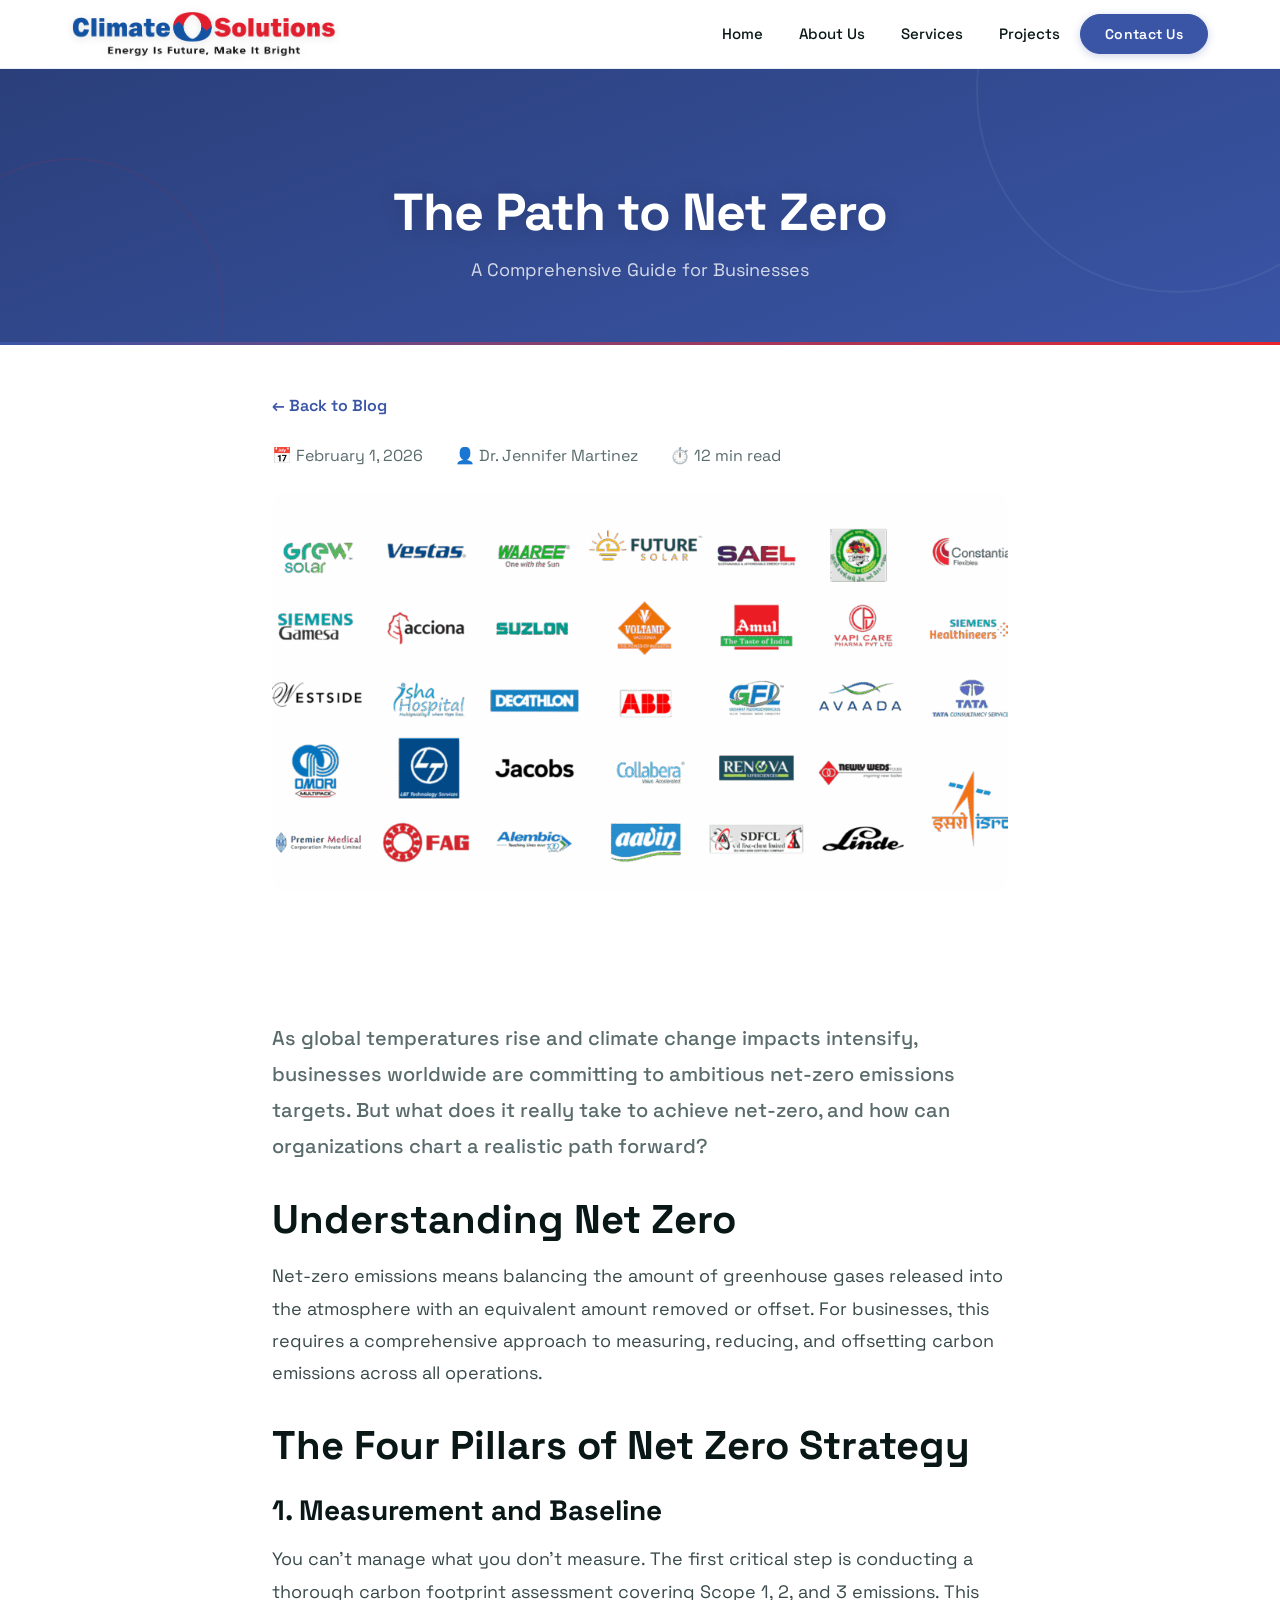
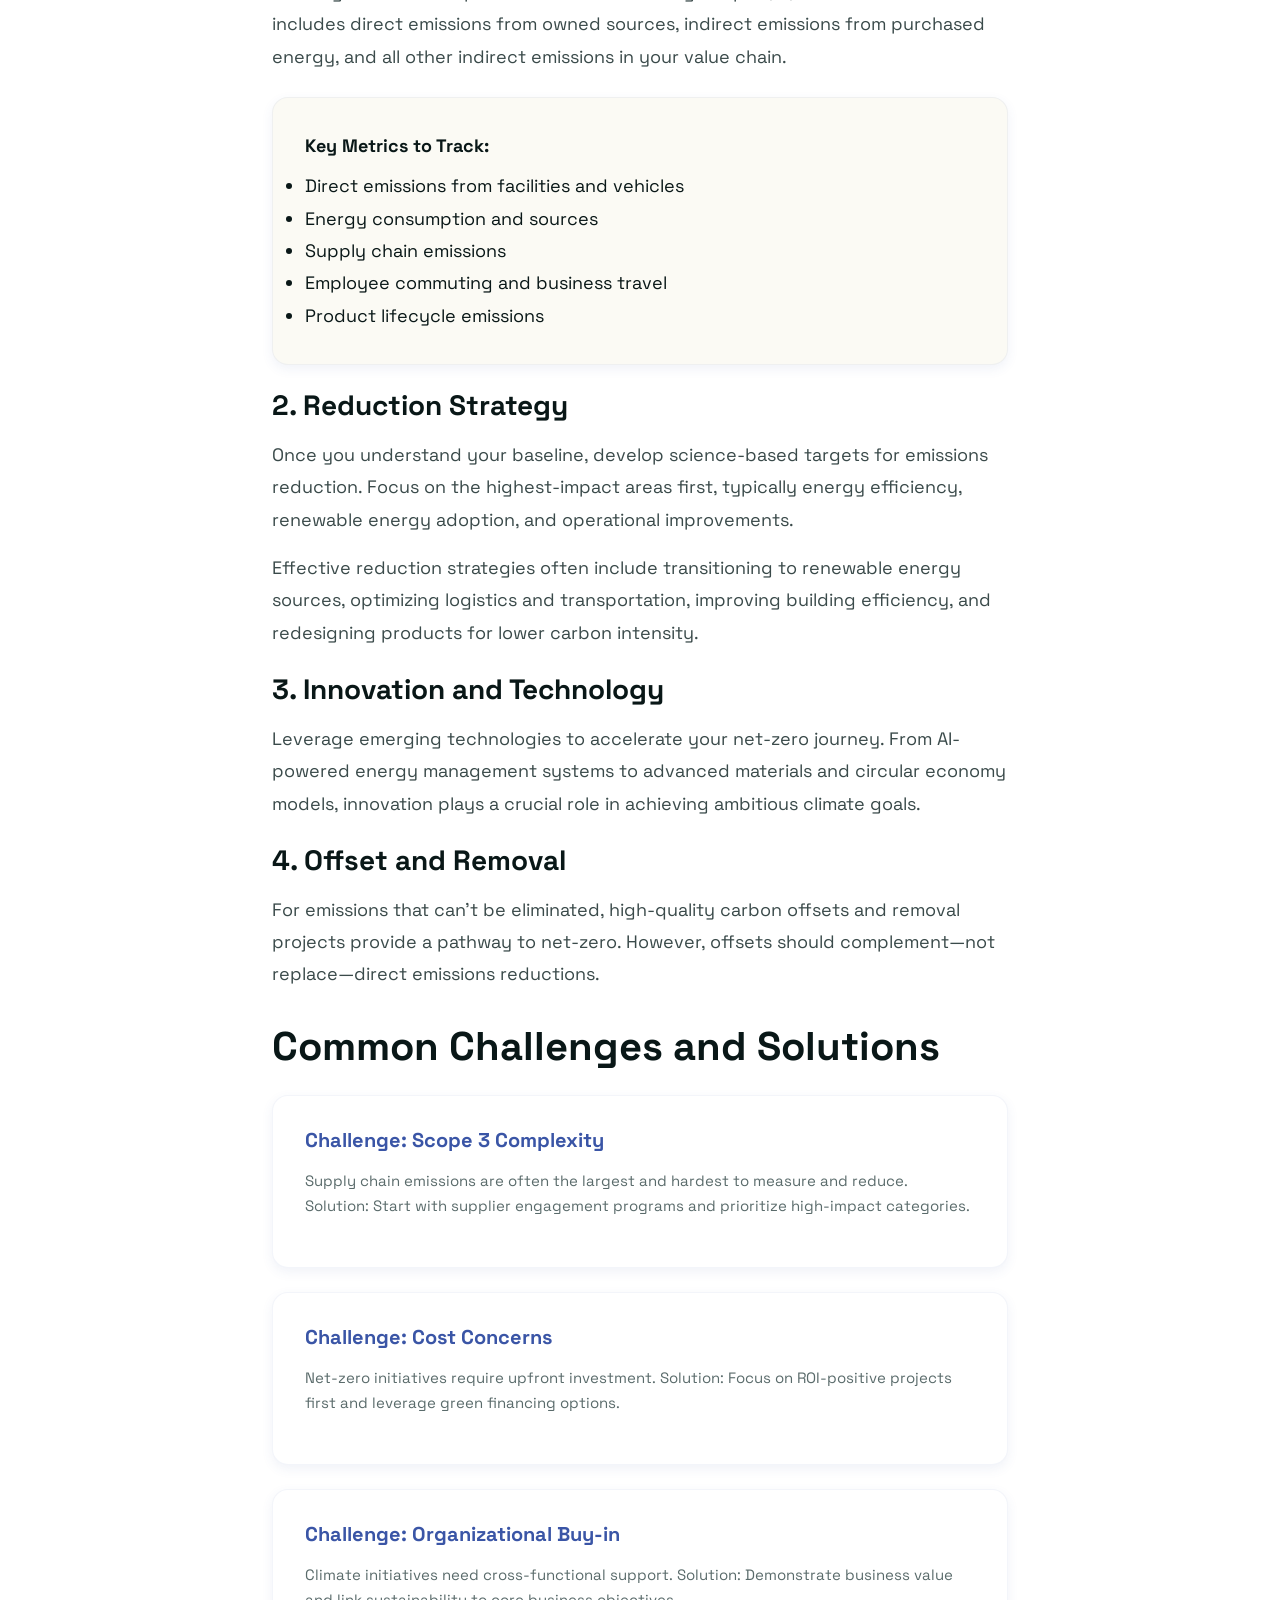
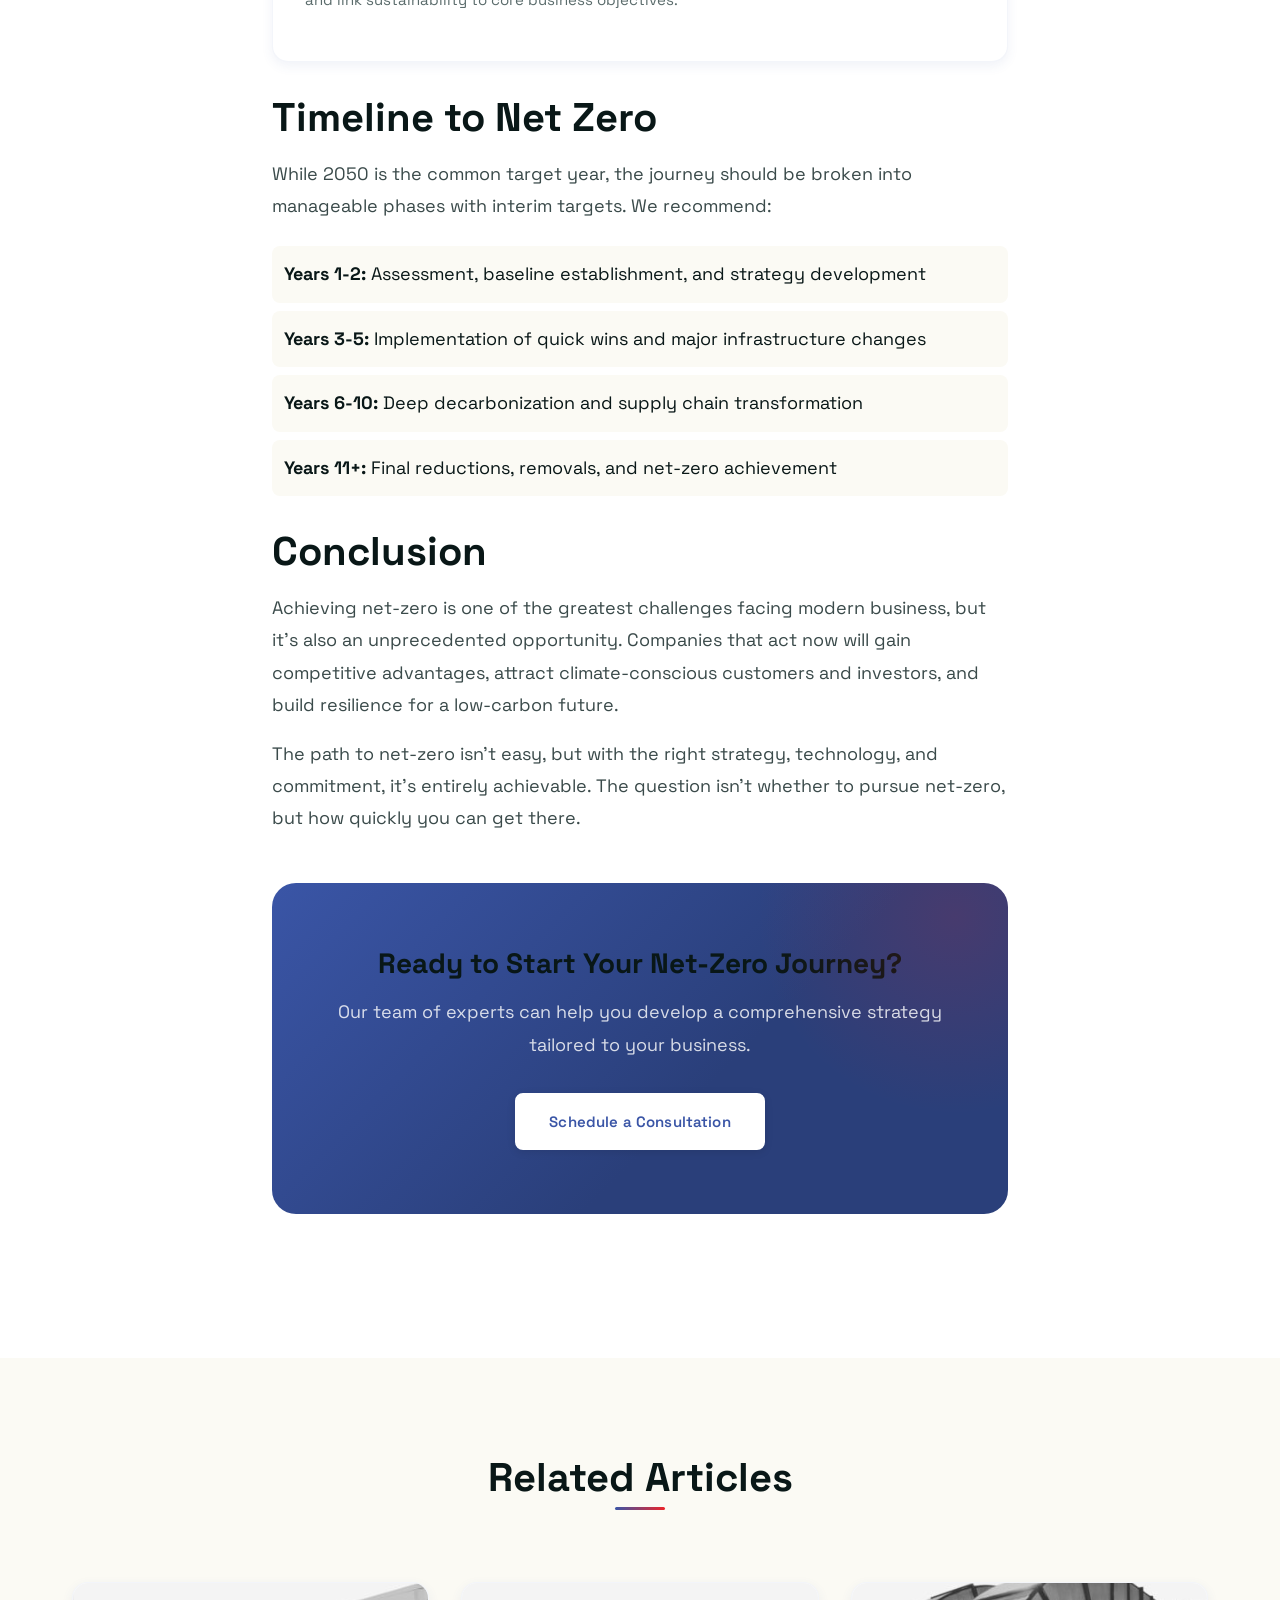
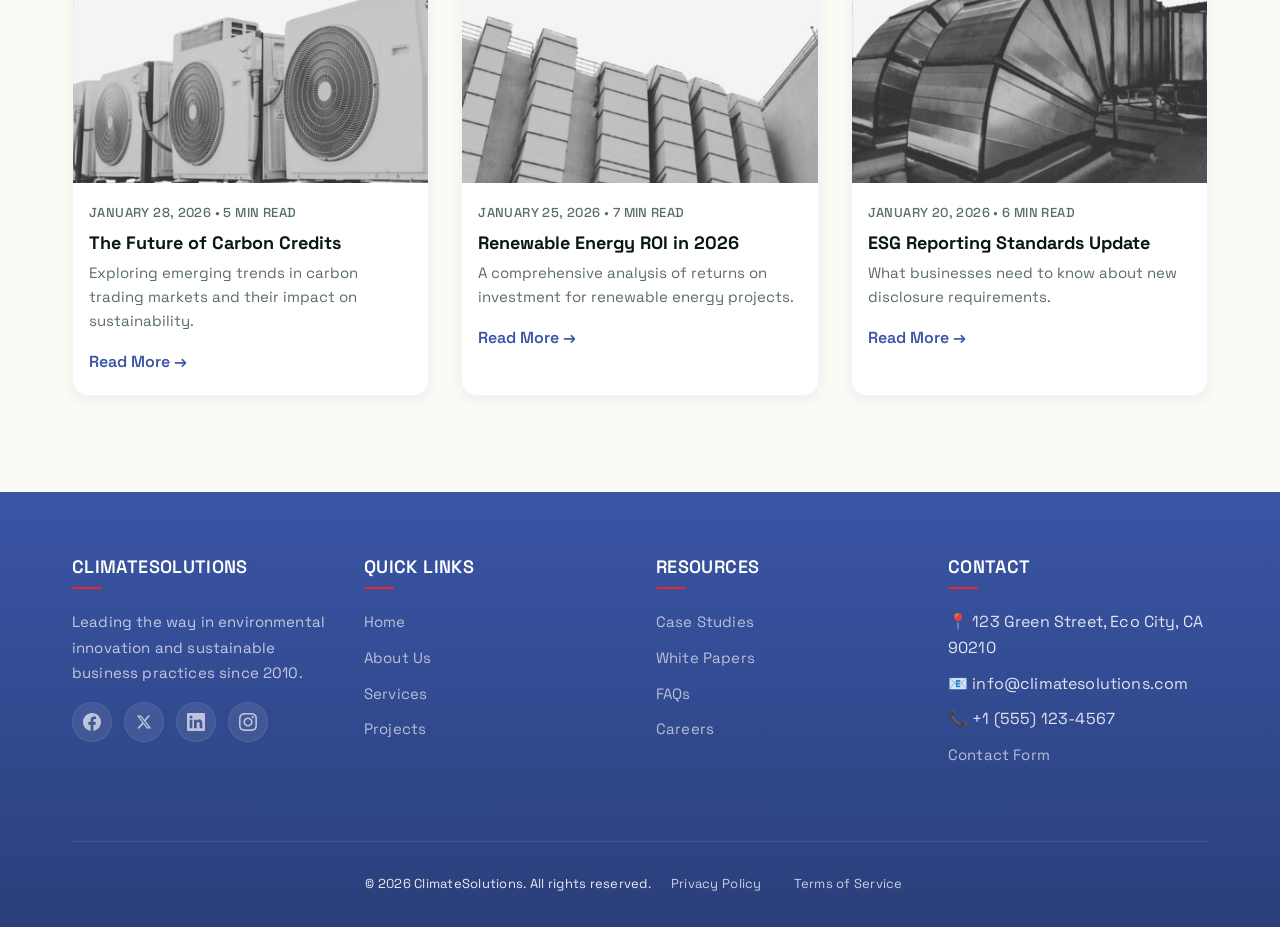
<file: pages/blog-detail.html>
<!DOCTYPE html>
<html lang="en">
<head>
    <meta charset="UTF-8">
    <meta name="viewport" content="width=device-width, initial-scale=1.0">
    <meta name="description" content="The Path to Net Zero - A comprehensive guide for businesses on achieving net-zero emissions by 2050.">
    <meta property="og:title" content="The Path to Net Zero - ClimateSolutions Blog">
    <meta property="og:description" content="A comprehensive guide for businesses on achieving net-zero emissions.">
    <title>The Path to Net Zero - ClimateSolutions Blog</title>
    <link rel="icon" type="image/x-icon" href="../assets/images/favicon.ico">
    <link rel="preconnect" href="https://fonts.googleapis.com">
    <link rel="preconnect" href="https://fonts.gstatic.com" crossorigin>
    <link href="https://fonts.googleapis.com/css2?family=Space+Grotesk:wght@300;400;500;600;700&family=Newsreader:ital,opsz,wght@0,6..72,300;0,6..72,400;0,6..72,600;1,6..72,400&family=JetBrains+Mono:wght@400;500;600;700&display=swap" rel="stylesheet">
    <link rel="stylesheet" href="../assets/css/styles.css">
</head>
<body>
    <!-- Navigation -->
    <nav class="navbar">
        <div class="nav-container">
            <a href="../index.html" class="logo"><img src="../assets/images/logo_latest.png" alt="ClimateSolutions" style="height: 44px;"></a>
            <ul class="nav-menu">
                <li><a href="../index.html" class="nav-link">Home</a></li>
                <li><a href="about.html" class="nav-link">About Us</a></li>
                <li><a href="services.html" class="nav-link">Services</a></li>
                <li><a href="projects.html" class="nav-link">Projects</a></li>
                <li><a href="contact.html" class="nav-cta">Contact Us</a></li>
            </ul>
            <div class="nav-toggle">
                <span></span>
                <span></span>
                <span></span>
            </div>
        </div>
    </nav>

    <!-- Page Header -->
    <section class="page-header">
        <div class="container">
            <h1>The Path to Net Zero</h1>
            <p>A Comprehensive Guide for Businesses</p>
        </div>
    </section>
    <div class="page-header-accent"></div>

    <!-- Article Content -->
    <section class="section" style="padding-top: 3rem;">
        <div class="container" style="max-width: 800px;">
            <a href="blog.html" style="color: var(--primary-color); font-weight: 600;">← Back to Blog</a>
            <div class="article-meta" style="display: flex; gap: 2rem; color: var(--text-light); margin: 1.5rem 0; flex-wrap: wrap;">
                <span>📅 February 1, 2026</span>
                <span>👤 Dr. Jennifer Martinez</span>
                <span>⏱️ 12 min read</span>
            </div>
            <div class="article-hero-image" style="background-image: url('../assets/images/Untitled-design-3-2048x1024-1-1024x512.png'); background-size: cover; background-position: center; height: 400px; border-radius: 0.75rem; margin-bottom: 2rem;"></div>
        </div>
    </section>

    <!-- Article Content -->
    <article class="section" style="padding-top: 0;">
        <div class="container" style="max-width: 800px;">
            <div style="font-size: 1.125rem; line-height: 1.8;">
                <p style="font-size: 1.25rem; font-weight: 500; color: var(--text-light);">
                    As global temperatures rise and climate change impacts intensify, businesses worldwide are committing to ambitious net-zero emissions targets. But what does it really take to achieve net-zero, and how can organizations chart a realistic path forward?
                </p>

                <h2 style="margin-top: 2rem;">Understanding Net Zero</h2>
                <p>
                    Net-zero emissions means balancing the amount of greenhouse gases released into the atmosphere with an equivalent amount removed or offset. For businesses, this requires a comprehensive approach to measuring, reducing, and offsetting carbon emissions across all operations.
                </p>

                <h2 style="margin-top: 2rem;">The Four Pillars of Net Zero Strategy</h2>

                <h3 style="margin-top: 1.5rem;">1. Measurement and Baseline</h3>
                <p>
                    You can't manage what you don't measure. The first critical step is conducting a thorough carbon footprint assessment covering Scope 1, 2, and 3 emissions. This includes direct emissions from owned sources, indirect emissions from purchased energy, and all other indirect emissions in your value chain.
                </p>

                <div class="card" style="margin: 1.5rem 0; background: var(--bg-light);">
                    <strong>Key Metrics to Track:</strong>
                    <ul style="margin-top: 0.5rem;">
                        <li>Direct emissions from facilities and vehicles</li>
                        <li>Energy consumption and sources</li>
                        <li>Supply chain emissions</li>
                        <li>Employee commuting and business travel</li>
                        <li>Product lifecycle emissions</li>
                    </ul>
                </div>

                <h3 style="margin-top: 1.5rem;">2. Reduction Strategy</h3>
                <p>
                    Once you understand your baseline, develop science-based targets for emissions reduction. Focus on the highest-impact areas first, typically energy efficiency, renewable energy adoption, and operational improvements.
                </p>

                <p>
                    Effective reduction strategies often include transitioning to renewable energy sources, optimizing logistics and transportation, improving building efficiency, and redesigning products for lower carbon intensity.
                </p>

                <h3 style="margin-top: 1.5rem;">3. Innovation and Technology</h3>
                <p>
                    Leverage emerging technologies to accelerate your net-zero journey. From AI-powered energy management systems to advanced materials and circular economy models, innovation plays a crucial role in achieving ambitious climate goals.
                </p>

                <h3 style="margin-top: 1.5rem;">4. Offset and Removal</h3>
                <p>
                    For emissions that can't be eliminated, high-quality carbon offsets and removal projects provide a pathway to net-zero. However, offsets should complement—not replace—direct emissions reductions.
                </p>

                <h2 style="margin-top: 2rem;">Common Challenges and Solutions</h2>

                <div class="card" style="margin: 1.5rem 0;">
                    <h4 style="color: var(--primary-color);">Challenge: Scope 3 Complexity</h4>
                    <p>Supply chain emissions are often the largest and hardest to measure and reduce. Solution: Start with supplier engagement programs and prioritize high-impact categories.</p>
                </div>

                <div class="card" style="margin: 1.5rem 0;">
                    <h4 style="color: var(--primary-color);">Challenge: Cost Concerns</h4>
                    <p>Net-zero initiatives require upfront investment. Solution: Focus on ROI-positive projects first and leverage green financing options.</p>
                </div>

                <div class="card" style="margin: 1.5rem 0;">
                    <h4 style="color: var(--primary-color);">Challenge: Organizational Buy-in</h4>
                    <p>Climate initiatives need cross-functional support. Solution: Demonstrate business value and link sustainability to core business objectives.</p>
                </div>

                <h2 style="margin-top: 2rem;">Timeline to Net Zero</h2>
                <p>
                    While 2050 is the common target year, the journey should be broken into manageable phases with interim targets. We recommend:
                </p>

                <ul style="list-style: none; padding: 0; margin: 1.5rem 0;">
                    <li style="padding: 0.75rem; background: var(--bg-light); margin-bottom: 0.5rem; border-radius: 0.5rem;">
                        <strong>Years 1-2:</strong> Assessment, baseline establishment, and strategy development
                    </li>
                    <li style="padding: 0.75rem; background: var(--bg-light); margin-bottom: 0.5rem; border-radius: 0.5rem;">
                        <strong>Years 3-5:</strong> Implementation of quick wins and major infrastructure changes
                    </li>
                    <li style="padding: 0.75rem; background: var(--bg-light); margin-bottom: 0.5rem; border-radius: 0.5rem;">
                        <strong>Years 6-10:</strong> Deep decarbonization and supply chain transformation
                    </li>
                    <li style="padding: 0.75rem; background: var(--bg-light); margin-bottom: 0.5rem; border-radius: 0.5rem;">
                        <strong>Years 11+:</strong> Final reductions, removals, and net-zero achievement
                    </li>
                </ul>

                <h2 style="margin-top: 2rem;">Conclusion</h2>
                <p>
                    Achieving net-zero is one of the greatest challenges facing modern business, but it's also an unprecedented opportunity. Companies that act now will gain competitive advantages, attract climate-conscious customers and investors, and build resilience for a low-carbon future.
                </p>

                <p>
                    The path to net-zero isn't easy, but with the right strategy, technology, and commitment, it's entirely achievable. The question isn't whether to pursue net-zero, but how quickly you can get there.
                </p>

                <div class="cta-banner" style="margin: 3rem 0;">
                    <h3>Ready to Start Your Net-Zero Journey?</h3>
                    <p>Our team of experts can help you develop a comprehensive strategy tailored to your business.</p>
                    <a href="contact.html" class="btn btn-secondary">Schedule a Consultation</a>
                </div>
            </div>
        </div>
    </article>

    <!-- Related Articles -->
    <section class="section section-light">
        <div class="container">
            <div class="section-title">
                <h2>Related Articles</h2>
            </div>
            <div class="grid grid-3">
                <div class="blog-card">
                    <div class="blog-image" style="background-image: url('../assets/images/11-2048x1024-1-400x270.jpg'); background-size: cover; background-position: center;"></div>
                    <div class="blog-content">
                        <div class="blog-meta">January 28, 2026 • 5 min read</div>
                        <h3>The Future of Carbon Credits</h3>
                        <p>Exploring emerging trends in carbon trading markets and their impact on sustainability.</p>
                        <a href="#" style="color: var(--primary-color); font-weight: 600;">Read More →</a>
                    </div>
                </div>
                <div class="blog-card">
                    <div class="blog-image" style="background-image: url('../assets/images/12-768x384-1-400x270.jpg'); background-size: cover; background-position: center;"></div>
                    <div class="blog-content">
                        <div class="blog-meta">January 25, 2026 • 7 min read</div>
                        <h3>Renewable Energy ROI in 2026</h3>
                        <p>A comprehensive analysis of returns on investment for renewable energy projects.</p>
                        <a href="#" style="color: var(--primary-color); font-weight: 600;">Read More →</a>
                    </div>
                </div>
                <div class="blog-card">
                    <div class="blog-image" style="background-image: url('../assets/images/13-1024x512-1-400x270.jpg'); background-size: cover; background-position: center;"></div>
                    <div class="blog-content">
                        <div class="blog-meta">January 20, 2026 • 6 min read</div>
                        <h3>ESG Reporting Standards Update</h3>
                        <p>What businesses need to know about new disclosure requirements.</p>
                        <a href="#" style="color: var(--primary-color); font-weight: 600;">Read More →</a>
                    </div>
                </div>
            </div>
        </div>
    </section>

    <!-- Footer -->
    <footer class="footer">
        <div class="container">
            <div class="footer-content">
                <div class="footer-section">
                    <h3>ClimateSolutions</h3>
                    <p>Leading the way in environmental innovation and sustainable business practices since 2010.</p>
                    <div class="social-links" style="margin-top: 1rem;">
                        <a href="#" class="social-link" aria-label="Facebook"><svg width="18" height="18" fill="currentColor" viewBox="0 0 24 24"><path d="M24 12.073c0-6.627-5.373-12-12-12s-12 5.373-12 12c0 5.99 4.388 10.954 10.125 11.854v-8.385H7.078v-3.47h3.047V9.43c0-3.007 1.792-4.669 4.533-4.669 1.312 0 2.686.235 2.686.235v2.953H15.83c-1.491 0-1.956.925-1.956 1.874v2.25h3.328l-.532 3.47h-2.796v8.385C19.612 23.027 24 18.062 24 12.073z"/></svg></a>
                        <a href="#" class="social-link" aria-label="X"><svg width="16" height="16" fill="currentColor" viewBox="0 0 24 24"><path d="M18.244 2.25h3.308l-7.227 8.26 8.502 11.24H16.17l-5.214-6.817L4.99 21.75H1.68l7.73-8.835L1.254 2.25H8.08l4.713 6.231zm-1.161 17.52h1.833L7.084 4.126H5.117z"/></svg></a>
                        <a href="#" class="social-link" aria-label="LinkedIn"><svg width="18" height="18" fill="currentColor" viewBox="0 0 24 24"><path d="M20.447 20.452h-3.554v-5.569c0-1.328-.027-3.037-1.852-3.037-1.853 0-2.136 1.445-2.136 2.939v5.667H9.351V9h3.414v1.561h.046c.477-.9 1.637-1.85 3.37-1.85 3.601 0 4.267 2.37 4.267 5.455v6.286zM5.337 7.433a2.062 2.062 0 01-2.063-2.065 2.064 2.064 0 112.063 2.065zm1.782 13.019H3.555V9h3.564v11.452zM22.225 0H1.771C.792 0 0 .774 0 1.729v20.542C0 23.227.792 24 1.771 24h20.451C23.2 24 24 23.227 24 22.271V1.729C24 .774 23.2 0 22.222 0h.003z"/></svg></a>
                        <a href="#" class="social-link" aria-label="Instagram"><svg width="18" height="18" fill="currentColor" viewBox="0 0 24 24"><path d="M12 0C8.74 0 8.333.015 7.053.072 5.775.132 4.905.333 4.14.63c-.789.306-1.459.717-2.126 1.384S.935 3.35.63 4.14C.333 4.905.131 5.775.072 7.053.012 8.333 0 8.74 0 12s.015 3.667.072 4.947c.06 1.277.261 2.148.558 2.913.306.788.717 1.459 1.384 2.126.667.666 1.336 1.079 2.126 1.384.766.296 1.636.499 2.913.558C8.333 23.988 8.74 24 12 24s3.667-.015 4.947-.072c1.277-.06 2.148-.262 2.913-.558.788-.306 1.459-.718 2.126-1.384.666-.667 1.079-1.335 1.384-2.126.296-.765.499-1.636.558-2.913.06-1.28.072-1.687.072-4.947s-.015-3.667-.072-4.947c-.06-1.277-.262-2.149-.558-2.913-.306-.789-.718-1.459-1.384-2.126C21.319 1.347 20.651.935 19.86.63c-.765-.297-1.636-.499-2.913-.558C15.667.012 15.26 0 12 0zm0 2.16c3.203 0 3.585.016 4.85.071 1.17.055 1.805.249 2.227.415.562.217.96.477 1.382.896.419.42.679.819.896 1.381.164.422.36 1.057.413 2.227.057 1.266.07 1.646.07 4.85s-.015 3.585-.074 4.85c-.061 1.17-.256 1.805-.421 2.227-.224.562-.479.96-.899 1.382-.419.419-.824.679-1.38.896-.42.164-1.065.36-2.235.413-1.274.057-1.649.07-4.859.07-3.211 0-3.586-.015-4.859-.074-1.171-.061-1.816-.256-2.236-.421-.569-.224-.96-.479-1.379-.899-.421-.419-.69-.824-.9-1.38-.165-.42-.359-1.065-.42-2.235-.045-1.26-.061-1.649-.061-4.844 0-3.196.016-3.586.061-4.861.061-1.17.255-1.814.42-2.234.21-.57.479-.96.9-1.381.419-.419.81-.689 1.379-.898.42-.166 1.051-.361 2.221-.421 1.275-.045 1.65-.06 4.859-.06l.045.03zm0 3.678a6.162 6.162 0 100 12.324 6.162 6.162 0 100-12.324zM12 16c-2.21 0-4-1.79-4-4s1.79-4 4-4 4 1.79 4 4-1.79 4-4 4zm7.846-10.405a1.441 1.441 0 11-2.882 0 1.441 1.441 0 012.882 0z"/></svg></a>
                    </div>
                </div>
                <div class="footer-section">
                    <h3>Quick Links</h3>
                    <ul>
                        <li><a href="../index.html">Home</a></li>
                        <li><a href="about.html">About Us</a></li>
                        <li><a href="services.html">Services</a></li>
                        <li><a href="projects.html">Projects</a></li>
                    </ul>
                </div>
                <div class="footer-section">
                    <h3>Resources</h3>
                    <ul>
                        <li><a href="#">Case Studies</a></li>
                        <li><a href="#">White Papers</a></li>
                        <li><a href="#">FAQs</a></li>
                        <li><a href="#">Careers</a></li>
                    </ul>
                </div>
                <div class="footer-section">
                    <h3>Contact</h3>
                    <ul>
                        <li>📍 123 Green Street, Eco City, CA 90210</li>
                        <li>📧 info@climatesolutions.com</li>
                        <li>📞 +1 (555) 123-4567</li>
                        <li><a href="contact.html">Contact Form</a></li>
                    </ul>
                </div>
            </div>
            <div class="footer-bottom">
                <p>
                    <span>&copy; 2026 ClimateSolutions. All rights reserved.</span>
                    <a href="#">Privacy Policy</a>
                    <a href="#">Terms of Service</a>
                </p>
            </div>
        </div>
    </footer>

    <script src="../assets/js/main.js"></script>
</body>
</html>
</file>
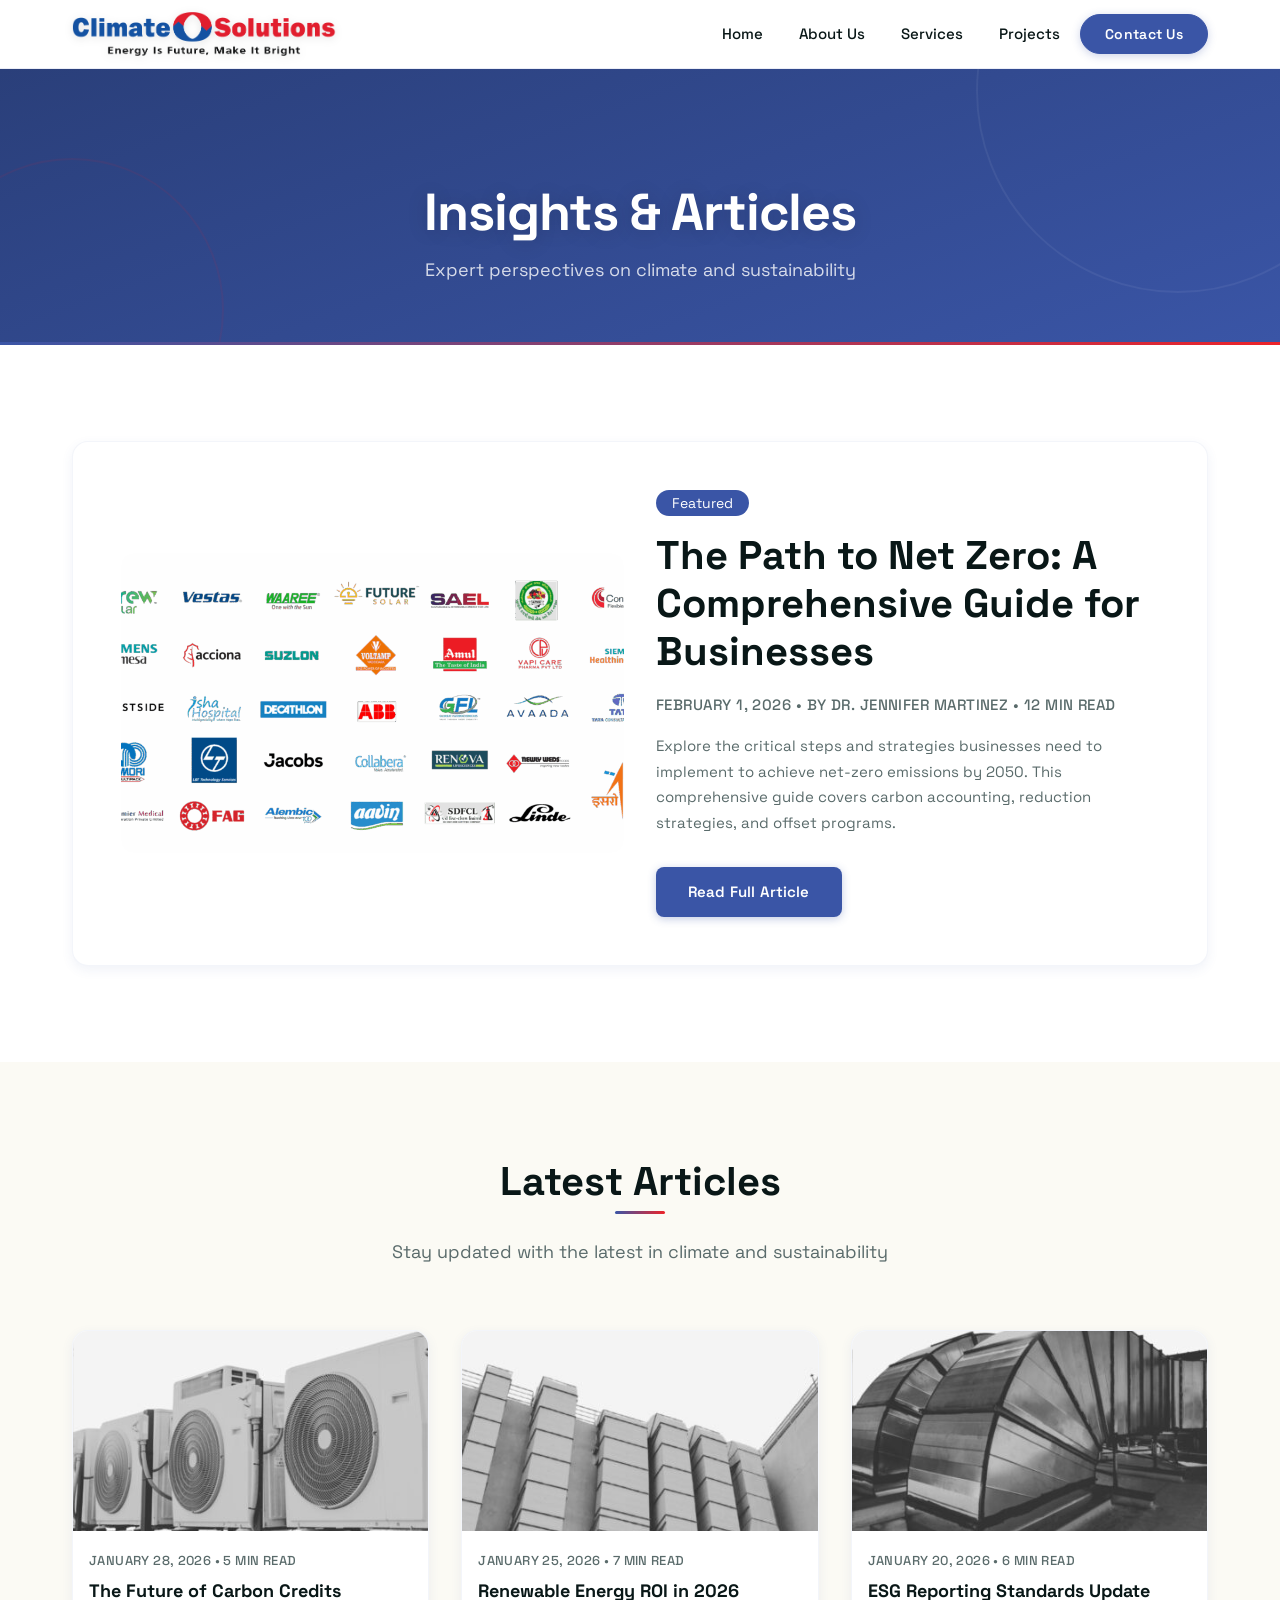
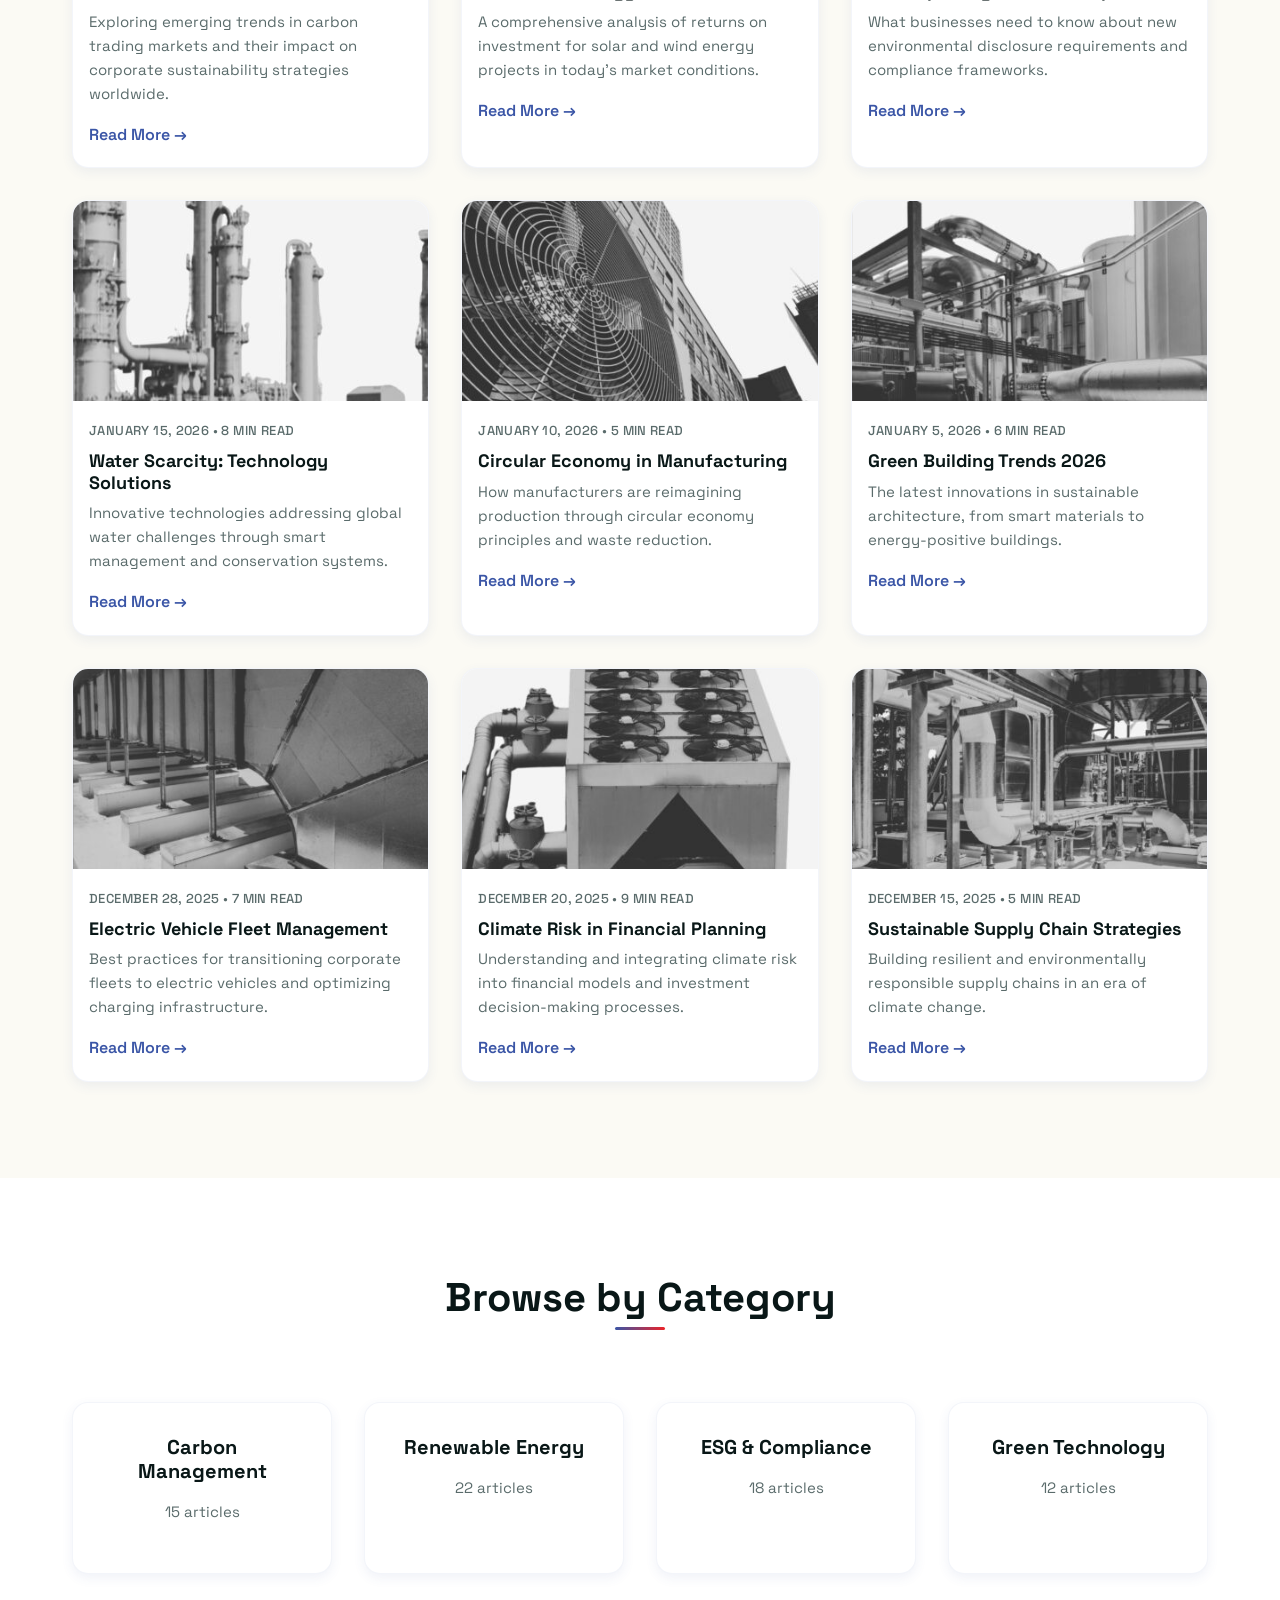
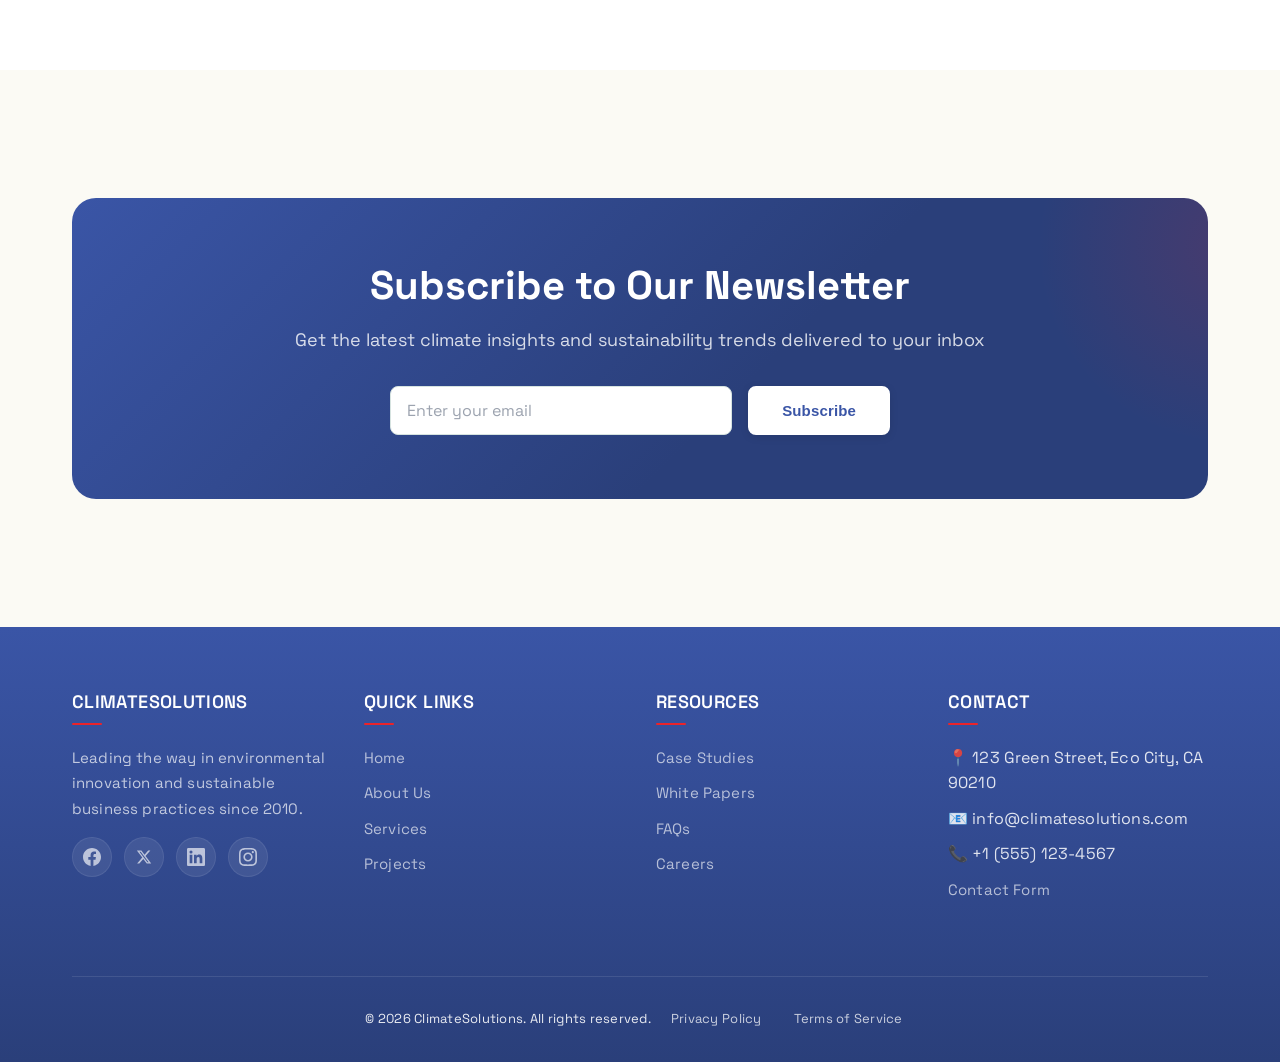
<file: pages/blog.html>
<!DOCTYPE html>
<html lang="en">
<head>
    <meta charset="UTF-8">
    <meta name="viewport" content="width=device-width, initial-scale=1.0">
    <meta name="description" content="Latest climate news, sustainability insights, and expert analysis on environmental trends and innovations.">
    <meta property="og:title" content="Blog & Insights - ClimateSolutions">
    <meta property="og:description" content="Stay informed with climate news, trends, and expert analysis.">
    <title>Blog - ClimateSolutions</title>
    <link rel="icon" type="image/x-icon" href="../assets/images/favicon.ico">
    <link rel="preconnect" href="https://fonts.googleapis.com">
    <link rel="preconnect" href="https://fonts.gstatic.com" crossorigin>
    <link href="https://fonts.googleapis.com/css2?family=Space+Grotesk:wght@300;400;500;600;700&family=Newsreader:ital,opsz,wght@0,6..72,300;0,6..72,400;0,6..72,600;1,6..72,400&family=JetBrains+Mono:wght@400;500;600;700&display=swap" rel="stylesheet">
    <link rel="stylesheet" href="../assets/css/styles.css">
</head>
<body>
    <!-- Navigation -->
    <nav class="navbar">
        <div class="nav-container">
            <a href="../index.html" class="logo"><img src="../assets/images/logo_latest.png" alt="ClimateSolutions" style="height: 44px;"></a>
            <ul class="nav-menu">
                <li><a href="../index.html" class="nav-link">Home</a></li>
                <li><a href="about.html" class="nav-link">About Us</a></li>
                <li><a href="services.html" class="nav-link">Services</a></li>
                <li><a href="projects.html" class="nav-link">Projects</a></li>
                <li><a href="contact.html" class="nav-cta">Contact Us</a></li>
            </ul>
            <div class="nav-toggle">
                <span></span>
                <span></span>
                <span></span>
            </div>
        </div>
    </nav>

    <!-- Page Header -->
    <section class="page-header">
        <div class="container">
            <h1>Insights & Articles</h1>
            <p>Expert perspectives on climate and sustainability</p>
        </div>
    </section>
    <div class="page-header-accent"></div>

    <!-- Featured Article -->
    <section class="section">
        <div class="container">
            <div class="card" style="padding: 3rem;">
                <div class="grid grid-2 blog-featured-grid" style="align-items: center; gap: 2rem;">
                    <div class="blog-featured-image" style="background-image: url('../assets/images/Untitled-design-3-2048x1024-1-1024x512.png'); background-size: cover; background-position: center; height: 300px; border-radius: 0.75rem;"></div>
                    <div>
                        <span style="background: var(--primary-color); color: white; padding: 0.25rem 1rem; border-radius: 1rem; font-size: 0.875rem;">Featured</span>
                        <h2 style="margin-top: 1rem;">The Path to Net Zero: A Comprehensive Guide for Businesses</h2>
                        <p class="blog-meta" style="margin: 1rem 0;">February 1, 2026 • By Dr. Jennifer Martinez • 12 min read</p>
                        <p>Explore the critical steps and strategies businesses need to implement to achieve net-zero emissions by 2050. This comprehensive guide covers carbon accounting, reduction strategies, and offset programs.</p>
                        <a href="blog-detail.html" class="btn btn-primary" style="margin-top: 1rem;">Read Full Article</a>
                    </div>
                </div>
            </div>
        </div>
    </section>

    <!-- Blog Grid -->
    <section class="section section-light">
        <div class="container">
            <div class="section-title">
                <h2>Latest Articles</h2>
                <p>Stay updated with the latest in climate and sustainability</p>
            </div>
            <div class="grid grid-3">
                <div class="blog-card">
                    <div class="blog-image" style="background-image: url('../assets/images/11-2048x1024-1-400x270.jpg'); background-size: cover; background-position: center;"></div>
                    <div class="blog-content">
                        <div class="blog-meta">January 28, 2026 • 5 min read</div>
                        <h3>The Future of Carbon Credits</h3>
                        <p>Exploring emerging trends in carbon trading markets and their impact on corporate sustainability strategies worldwide.</p>
                        <a href="blog-detail.html" style="color: var(--primary-color); font-weight: 600;">Read More →</a>
                    </div>
                </div>

                <div class="blog-card">
                    <div class="blog-image" style="background-image: url('../assets/images/12-768x384-1-400x270.jpg'); background-size: cover; background-position: center;"></div>
                    <div class="blog-content">
                        <div class="blog-meta">January 25, 2026 • 7 min read</div>
                        <h3>Renewable Energy ROI in 2026</h3>
                        <p>A comprehensive analysis of returns on investment for solar and wind energy projects in today's market conditions.</p>
                        <a href="blog-detail.html" style="color: var(--primary-color); font-weight: 600;">Read More →</a>
                    </div>
                </div>

                <div class="blog-card">
                    <div class="blog-image" style="background-image: url('../assets/images/13-1024x512-1-400x270.jpg'); background-size: cover; background-position: center;"></div>
                    <div class="blog-content">
                        <div class="blog-meta">January 20, 2026 • 6 min read</div>
                        <h3>ESG Reporting Standards Update</h3>
                        <p>What businesses need to know about new environmental disclosure requirements and compliance frameworks.</p>
                        <a href="blog-detail.html" style="color: var(--primary-color); font-weight: 600;">Read More →</a>
                    </div>
                </div>

                <div class="blog-card">
                    <div class="blog-image" style="background-image: url('../assets/images/14-scaled-1-400x270.jpg'); background-size: cover; background-position: center;"></div>
                    <div class="blog-content">
                        <div class="blog-meta">January 15, 2026 • 8 min read</div>
                        <h3>Water Scarcity: Technology Solutions</h3>
                        <p>Innovative technologies addressing global water challenges through smart management and conservation systems.</p>
                        <a href="blog-detail.html" style="color: var(--primary-color); font-weight: 600;">Read More →</a>
                    </div>
                </div>

                <div class="blog-card">
                    <div class="blog-image" style="background-image: url('../assets/images/15-1024x512-1-400x270.jpg'); background-size: cover; background-position: center;"></div>
                    <div class="blog-content">
                        <div class="blog-meta">January 10, 2026 • 5 min read</div>
                        <h3>Circular Economy in Manufacturing</h3>
                        <p>How manufacturers are reimagining production through circular economy principles and waste reduction.</p>
                        <a href="blog-detail.html" style="color: var(--primary-color); font-weight: 600;">Read More →</a>
                    </div>
                </div>

                <div class="blog-card">
                    <div class="blog-image" style="background-image: url('../assets/images/16-768x384-1-400x270.jpg'); background-size: cover; background-position: center;"></div>
                    <div class="blog-content">
                        <div class="blog-meta">January 5, 2026 • 6 min read</div>
                        <h3>Green Building Trends 2026</h3>
                        <p>The latest innovations in sustainable architecture, from smart materials to energy-positive buildings.</p>
                        <a href="blog-detail.html" style="color: var(--primary-color); font-weight: 600;">Read More →</a>
                    </div>
                </div>

                <div class="blog-card">
                    <div class="blog-image" style="background-image: url('../assets/images/17-1536x768-1-400x270.jpg'); background-size: cover; background-position: center;"></div>
                    <div class="blog-content">
                        <div class="blog-meta">December 28, 2025 • 7 min read</div>
                        <h3>Electric Vehicle Fleet Management</h3>
                        <p>Best practices for transitioning corporate fleets to electric vehicles and optimizing charging infrastructure.</p>
                        <a href="blog-detail.html" style="color: var(--primary-color); font-weight: 600;">Read More →</a>
                    </div>
                </div>

                <div class="blog-card">
                    <div class="blog-image" style="background-image: url('../assets/images/18-1024x512-1-400x270.jpg'); background-size: cover; background-position: center;"></div>
                    <div class="blog-content">
                        <div class="blog-meta">December 20, 2025 • 9 min read</div>
                        <h3>Climate Risk in Financial Planning</h3>
                        <p>Understanding and integrating climate risk into financial models and investment decision-making processes.</p>
                        <a href="blog-detail.html" style="color: var(--primary-color); font-weight: 600;">Read More →</a>
                    </div>
                </div>

                <div class="blog-card">
                    <div class="blog-image" style="background-image: url('../assets/images/19-scaled-1-400x270.jpg'); background-size: cover; background-position: center;"></div>
                    <div class="blog-content">
                        <div class="blog-meta">December 15, 2025 • 5 min read</div>
                        <h3>Sustainable Supply Chain Strategies</h3>
                        <p>Building resilient and environmentally responsible supply chains in an era of climate change.</p>
                        <a href="blog-detail.html" style="color: var(--primary-color); font-weight: 600;">Read More →</a>
                    </div>
                </div>
            </div>
        </div>
    </section>

    <!-- Categories -->
    <section class="section">
        <div class="container">
            <div class="section-title">
                <h2>Browse by Category</h2>
            </div>
            <div class="grid grid-4">
                <a href="#" class="card text-center" style="text-decoration: none;">
                    <h4>Carbon Management</h4>
                    <p>15 articles</p>
                </a>
                <a href="#" class="card text-center" style="text-decoration: none;">
                    <h4>Renewable Energy</h4>
                    <p>22 articles</p>
                </a>
                <a href="#" class="card text-center" style="text-decoration: none;">
                    <h4>ESG & Compliance</h4>
                    <p>18 articles</p>
                </a>
                <a href="#" class="card text-center" style="text-decoration: none;">
                    <h4>Green Technology</h4>
                    <p>12 articles</p>
                </a>
            </div>
        </div>
    </section>

    <!-- Newsletter -->
    <section class="section section-light">
        <div class="container">
            <div class="cta-banner">
                <h2>Subscribe to Our Newsletter</h2>
                <p>Get the latest climate insights and sustainability trends delivered to your inbox</p>
                <form style="max-width: 500px; margin: 2rem auto 0; display: flex; gap: 1rem;">
                    <input type="email" placeholder="Enter your email" class="form-control" style="flex: 1;">
                    <button type="submit" class="btn btn-secondary">Subscribe</button>
                </form>
            </div>
        </div>
    </section>

    <!-- Footer -->
    <footer class="footer">
        <div class="container">
            <div class="footer-content">
                <div class="footer-section">
                    <h3>ClimateSolutions</h3>
                    <p>Leading the way in environmental innovation and sustainable business practices since 2010.</p>
                    <div class="social-links" style="margin-top: 1rem;">
                        <a href="#" class="social-link" aria-label="Facebook"><svg width="18" height="18" fill="currentColor" viewBox="0 0 24 24"><path d="M24 12.073c0-6.627-5.373-12-12-12s-12 5.373-12 12c0 5.99 4.388 10.954 10.125 11.854v-8.385H7.078v-3.47h3.047V9.43c0-3.007 1.792-4.669 4.533-4.669 1.312 0 2.686.235 2.686.235v2.953H15.83c-1.491 0-1.956.925-1.956 1.874v2.25h3.328l-.532 3.47h-2.796v8.385C19.612 23.027 24 18.062 24 12.073z"/></svg></a>
                        <a href="#" class="social-link" aria-label="X"><svg width="16" height="16" fill="currentColor" viewBox="0 0 24 24"><path d="M18.244 2.25h3.308l-7.227 8.26 8.502 11.24H16.17l-5.214-6.817L4.99 21.75H1.68l7.73-8.835L1.254 2.25H8.08l4.713 6.231zm-1.161 17.52h1.833L7.084 4.126H5.117z"/></svg></a>
                        <a href="#" class="social-link" aria-label="LinkedIn"><svg width="18" height="18" fill="currentColor" viewBox="0 0 24 24"><path d="M20.447 20.452h-3.554v-5.569c0-1.328-.027-3.037-1.852-3.037-1.853 0-2.136 1.445-2.136 2.939v5.667H9.351V9h3.414v1.561h.046c.477-.9 1.637-1.85 3.37-1.85 3.601 0 4.267 2.37 4.267 5.455v6.286zM5.337 7.433a2.062 2.062 0 01-2.063-2.065 2.064 2.064 0 112.063 2.065zm1.782 13.019H3.555V9h3.564v11.452zM22.225 0H1.771C.792 0 0 .774 0 1.729v20.542C0 23.227.792 24 1.771 24h20.451C23.2 24 24 23.227 24 22.271V1.729C24 .774 23.2 0 22.222 0h.003z"/></svg></a>
                        <a href="#" class="social-link" aria-label="Instagram"><svg width="18" height="18" fill="currentColor" viewBox="0 0 24 24"><path d="M12 0C8.74 0 8.333.015 7.053.072 5.775.132 4.905.333 4.14.63c-.789.306-1.459.717-2.126 1.384S.935 3.35.63 4.14C.333 4.905.131 5.775.072 7.053.012 8.333 0 8.74 0 12s.015 3.667.072 4.947c.06 1.277.261 2.148.558 2.913.306.788.717 1.459 1.384 2.126.667.666 1.336 1.079 2.126 1.384.766.296 1.636.499 2.913.558C8.333 23.988 8.74 24 12 24s3.667-.015 4.947-.072c1.277-.06 2.148-.262 2.913-.558.788-.306 1.459-.718 2.126-1.384.666-.667 1.079-1.335 1.384-2.126.296-.765.499-1.636.558-2.913.06-1.28.072-1.687.072-4.947s-.015-3.667-.072-4.947c-.06-1.277-.262-2.149-.558-2.913-.306-.789-.718-1.459-1.384-2.126C21.319 1.347 20.651.935 19.86.63c-.765-.297-1.636-.499-2.913-.558C15.667.012 15.26 0 12 0zm0 2.16c3.203 0 3.585.016 4.85.071 1.17.055 1.805.249 2.227.415.562.217.96.477 1.382.896.419.42.679.819.896 1.381.164.422.36 1.057.413 2.227.057 1.266.07 1.646.07 4.85s-.015 3.585-.074 4.85c-.061 1.17-.256 1.805-.421 2.227-.224.562-.479.96-.899 1.382-.419.419-.824.679-1.38.896-.42.164-1.065.36-2.235.413-1.274.057-1.649.07-4.859.07-3.211 0-3.586-.015-4.859-.074-1.171-.061-1.816-.256-2.236-.421-.569-.224-.96-.479-1.379-.899-.421-.419-.69-.824-.9-1.38-.165-.42-.359-1.065-.42-2.235-.045-1.26-.061-1.649-.061-4.844 0-3.196.016-3.586.061-4.861.061-1.17.255-1.814.42-2.234.21-.57.479-.96.9-1.381.419-.419.81-.689 1.379-.898.42-.166 1.051-.361 2.221-.421 1.275-.045 1.65-.06 4.859-.06l.045.03zm0 3.678a6.162 6.162 0 100 12.324 6.162 6.162 0 100-12.324zM12 16c-2.21 0-4-1.79-4-4s1.79-4 4-4 4 1.79 4 4-1.79 4-4 4zm7.846-10.405a1.441 1.441 0 11-2.882 0 1.441 1.441 0 012.882 0z"/></svg></a>
                    </div>
                </div>
                <div class="footer-section">
                    <h3>Quick Links</h3>
                    <ul>
                        <li><a href="../index.html">Home</a></li>
                        <li><a href="about.html">About Us</a></li>
                        <li><a href="services.html">Services</a></li>
                        <li><a href="projects.html">Projects</a></li>
                    </ul>
                </div>
                <div class="footer-section">
                    <h3>Resources</h3>
                    <ul>
                        <li><a href="#">Case Studies</a></li>
                        <li><a href="#">White Papers</a></li>
                        <li><a href="#">FAQs</a></li>
                        <li><a href="#">Careers</a></li>
                    </ul>
                </div>
                <div class="footer-section">
                    <h3>Contact</h3>
                    <ul>
                        <li>📍 123 Green Street, Eco City, CA 90210</li>
                        <li>📧 info@climatesolutions.com</li>
                        <li>📞 +1 (555) 123-4567</li>
                        <li><a href="contact.html">Contact Form</a></li>
                    </ul>
                </div>
            </div>
            <div class="footer-bottom">
                <p>
                    <span>&copy; 2026 ClimateSolutions. All rights reserved.</span>
                    <a href="#">Privacy Policy</a>
                    <a href="#">Terms of Service</a>
                </p>
            </div>
        </div>
    </footer>

    <script src="../assets/js/main.js"></script>
</body>
</html>
</file>
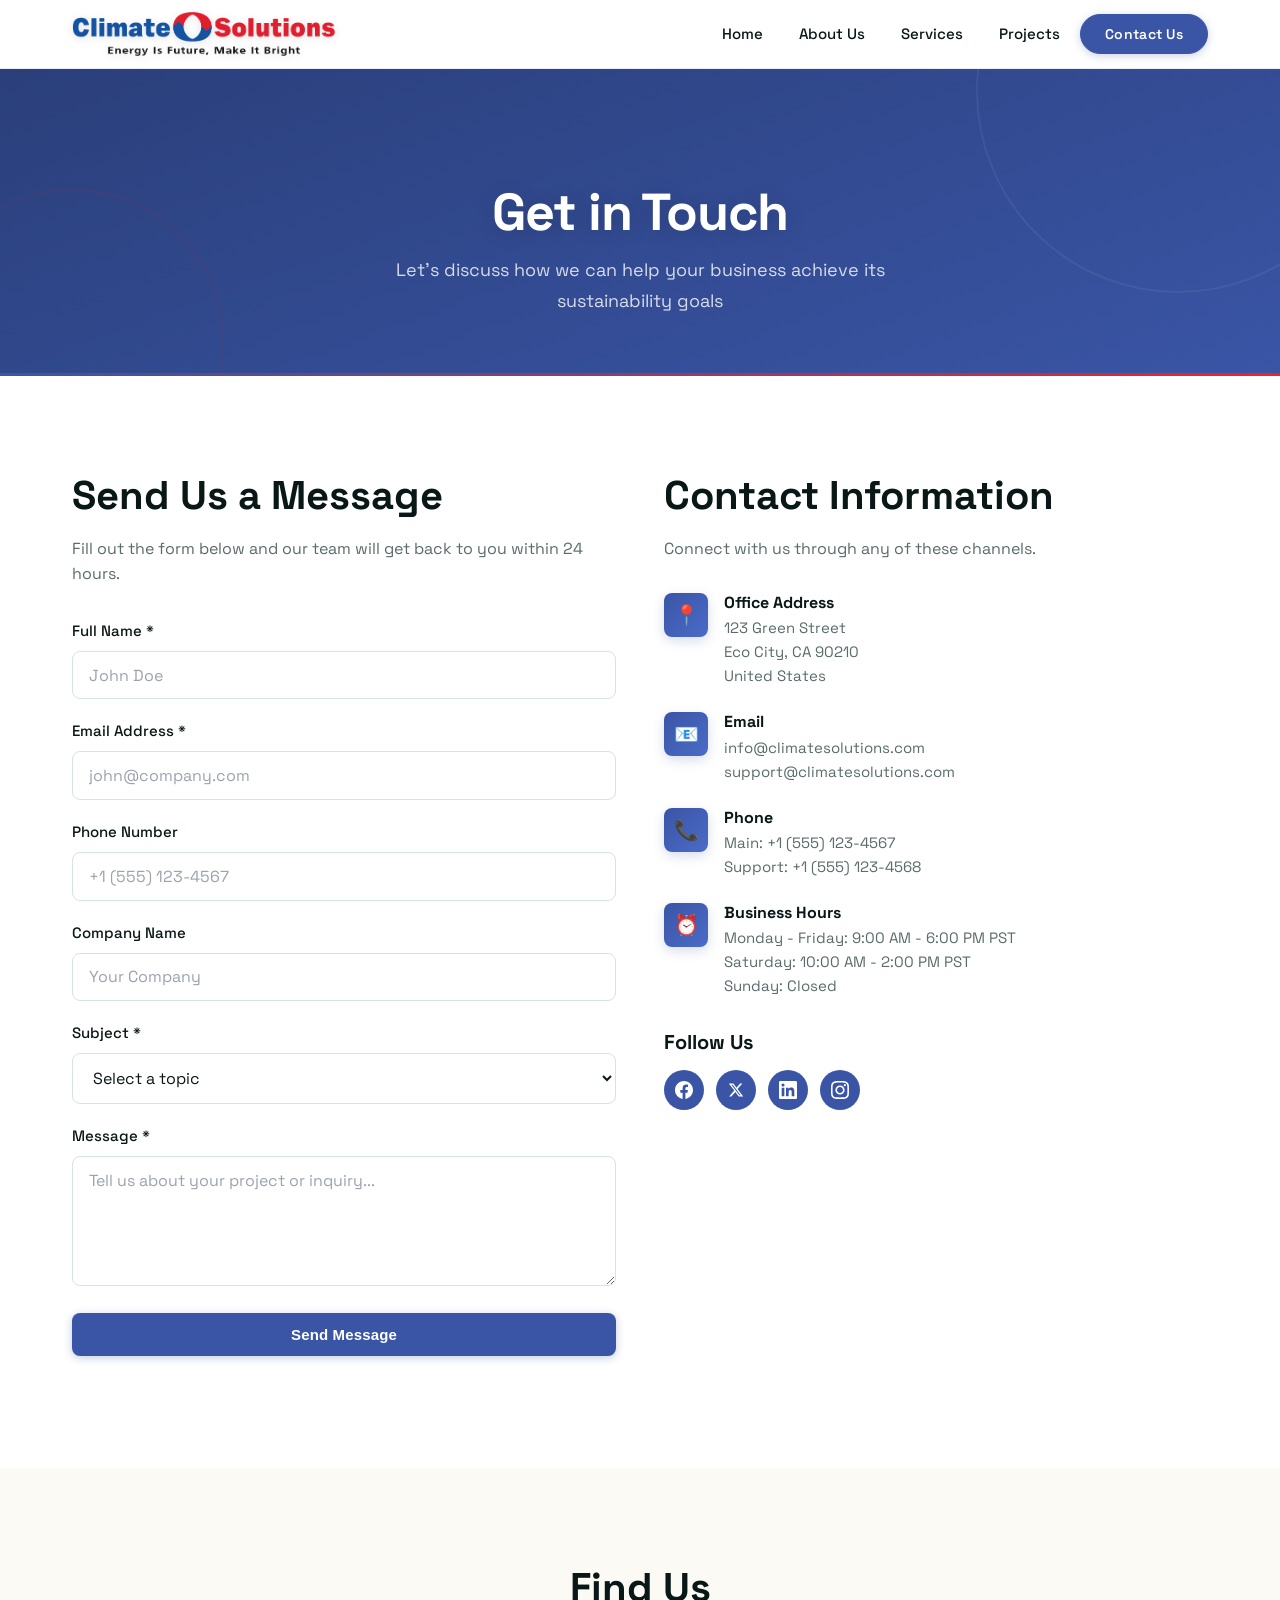
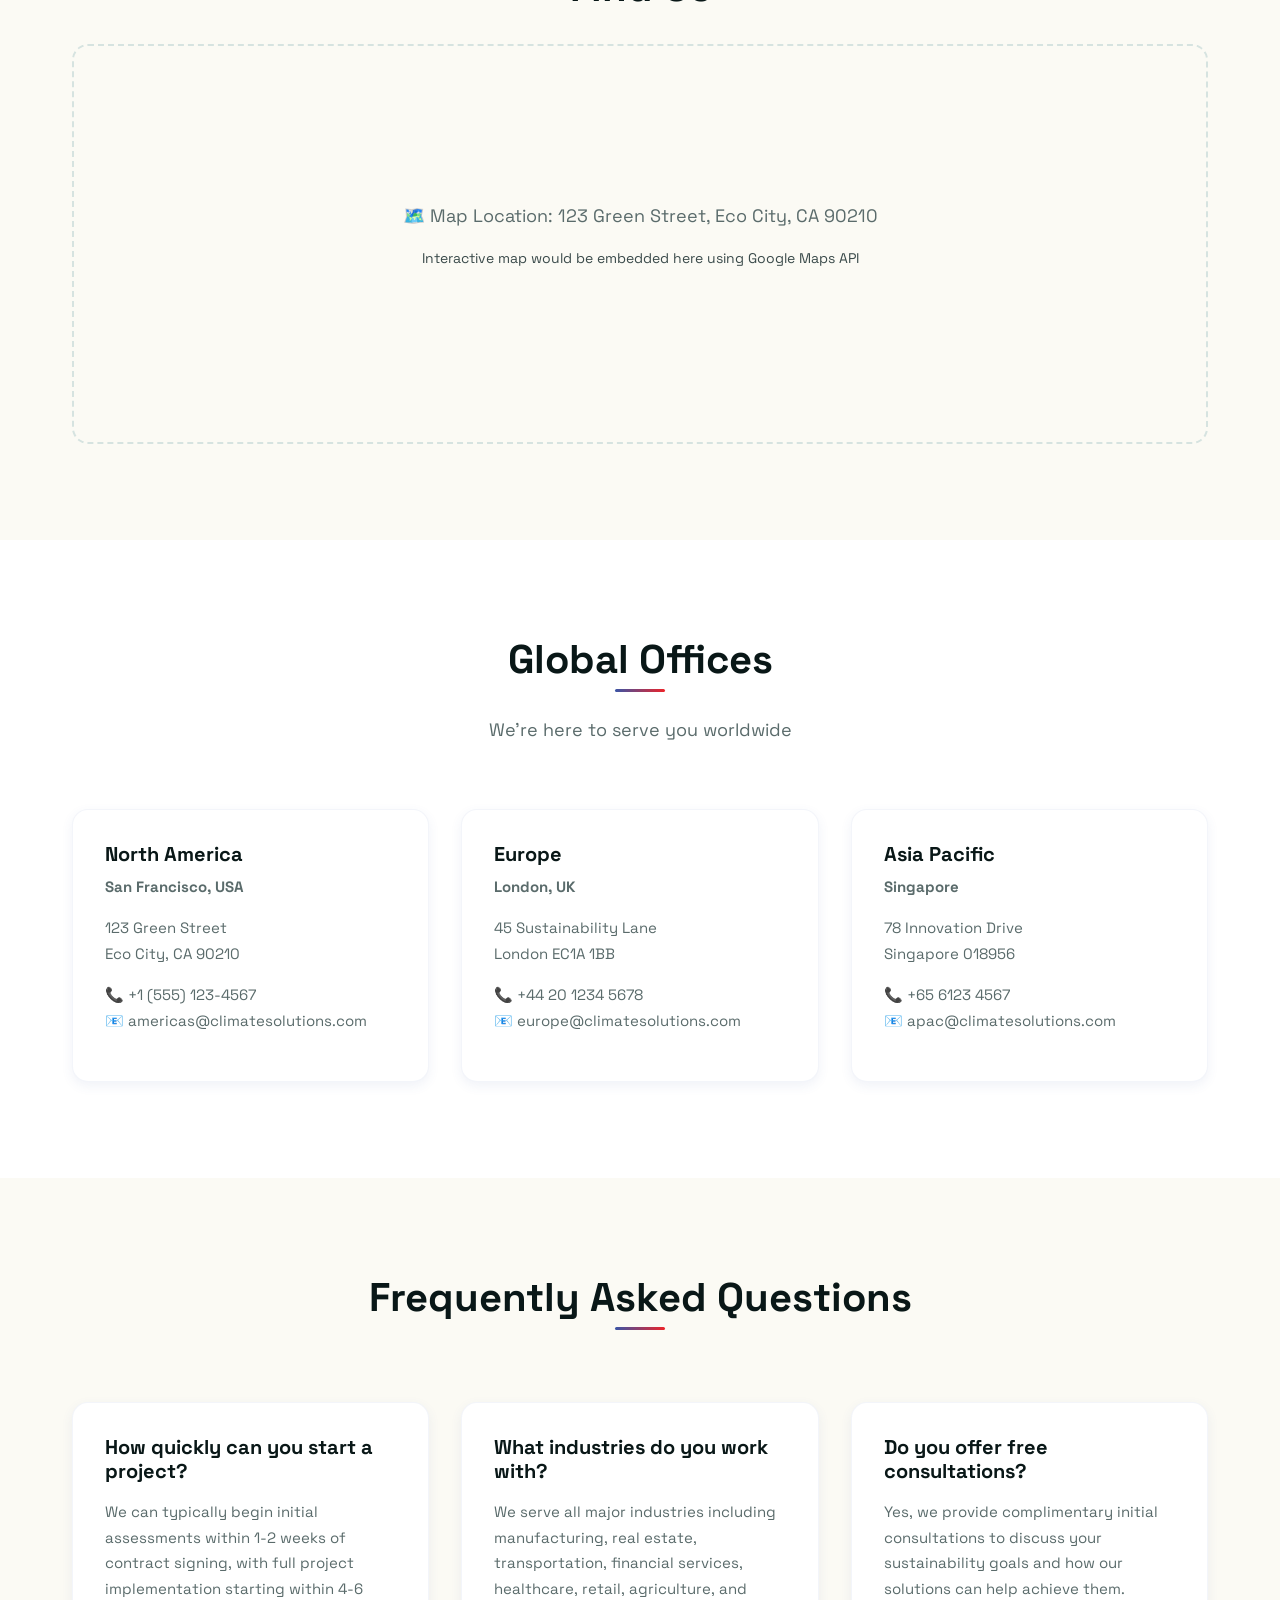
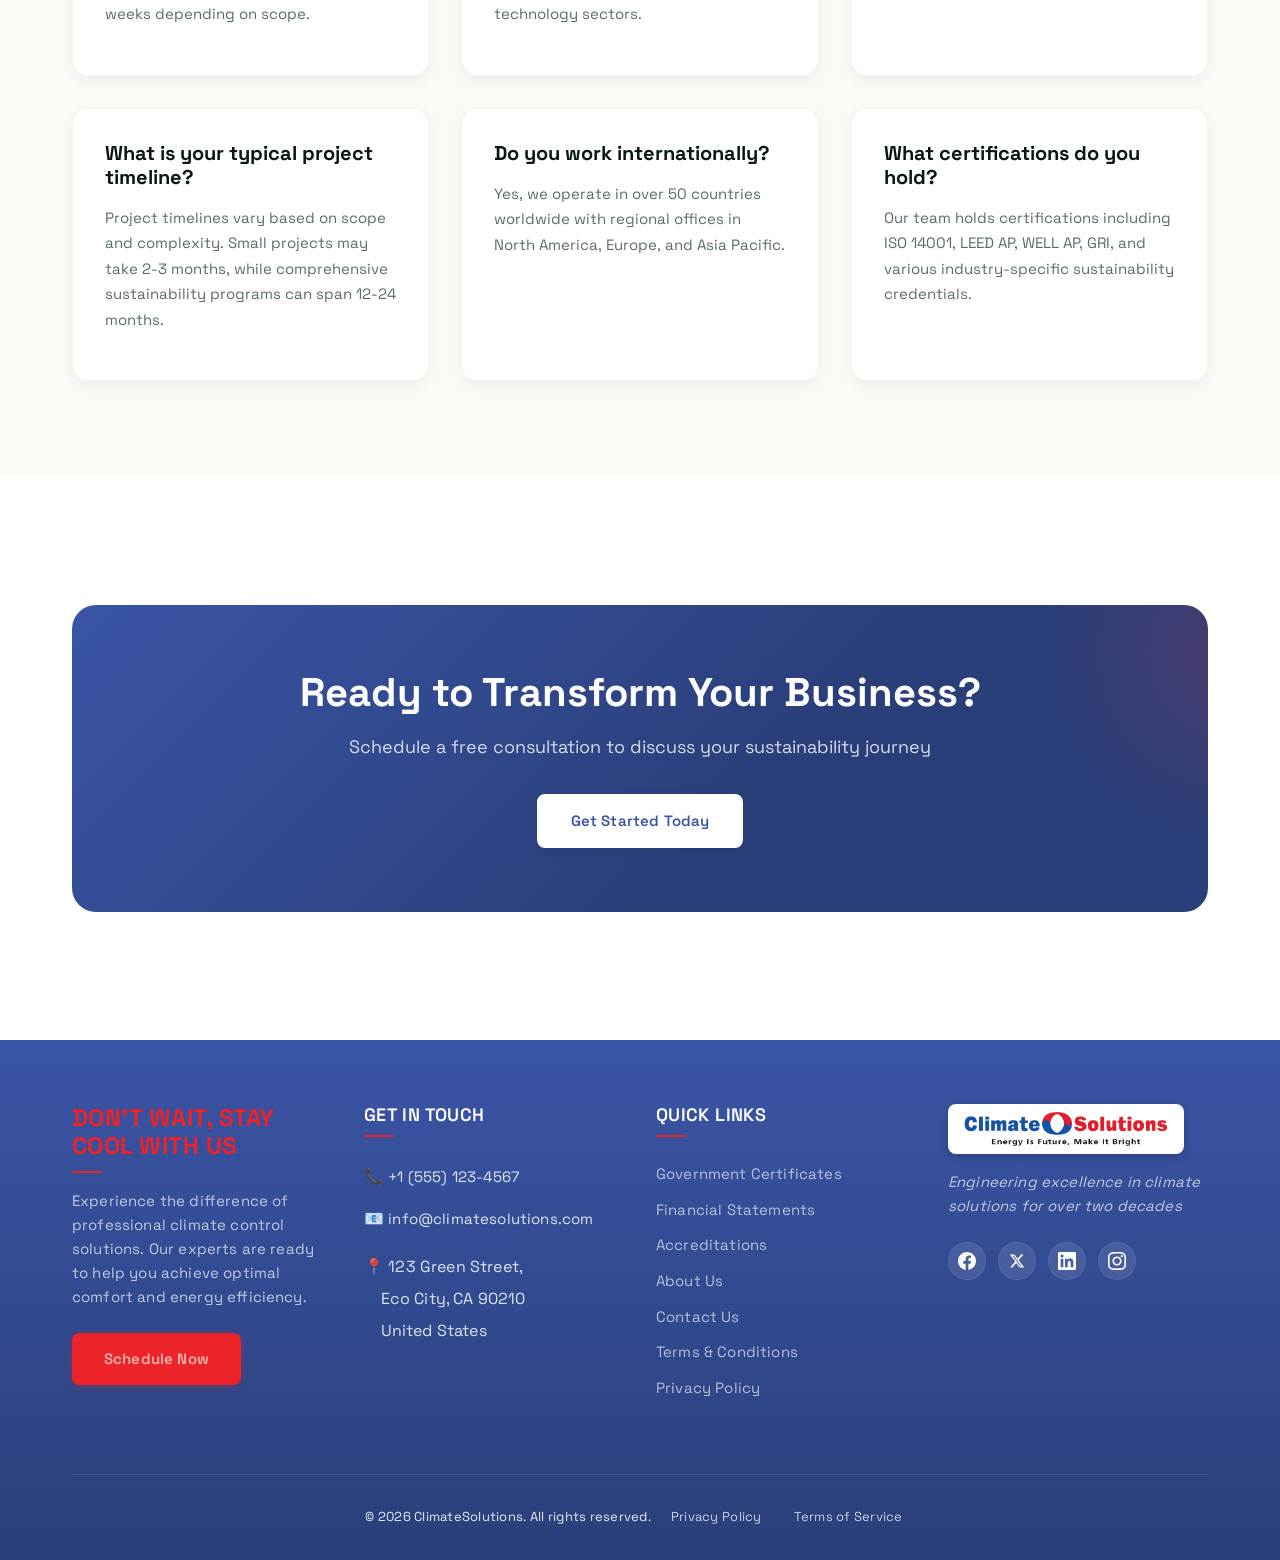
<file: pages/contact.html>
<!DOCTYPE html>
<html lang="en">
<head>
    <meta charset="UTF-8">
    <meta name="viewport" content="width=device-width, initial-scale=1.0">
    <meta name="description" content="Get in touch with ClimateSolutions. Contact our team for sustainability consulting, project inquiries, and environmental solutions.">
    <meta property="og:title" content="Contact Us - ClimateSolutions">
    <meta property="og:description" content="Reach out to discuss your sustainability goals and climate solutions.">
    <title>Contact Us - ClimateSolutions</title>
    <link rel="icon" type="image/x-icon" href="../assets/images/favicon.ico">
    <link rel="preconnect" href="https://fonts.googleapis.com">
    <link rel="preconnect" href="https://fonts.gstatic.com" crossorigin>
    <link href="https://fonts.googleapis.com/css2?family=Space+Grotesk:wght@300;400;500;600;700&family=Newsreader:ital,opsz,wght@0,6..72,300;0,6..72,400;0,6..72,600;1,6..72,400&family=JetBrains+Mono:wght@400;500;600;700&display=swap" rel="stylesheet">
    <link rel="stylesheet" href="../assets/css/styles.css">
</head>
<body>
    <!-- Navigation -->
    <nav class="navbar">
        <div class="nav-container">
            <a href="../index.html" class="logo"><img src="../assets/images/logo_latest.png" alt="ClimateSolutions" style="height: 44px;"></a>
            <ul class="nav-menu">
                <li><a href="../index.html" class="nav-link">Home</a></li>
                <li><a href="about.html" class="nav-link">About Us</a></li>
                <li><a href="services.html" class="nav-link">Services</a></li>
                <li><a href="projects.html" class="nav-link">Projects</a></li>
                <li><a href="contact.html" class="nav-cta">Contact Us</a></li>
            </ul>
            <div class="nav-toggle">
                <span></span>
                <span></span>
                <span></span>
            </div>
        </div>
    </nav>

    <!-- Page Header -->
    <section class="page-header">
        <div class="container">
            <h1>Get in Touch</h1>
            <p>Let's discuss how we can help your business achieve its sustainability goals</p>
        </div>
    </section>
    <div class="page-header-accent"></div>

    <!-- Contact Section -->
    <section class="section">
        <div class="container">
            <div class="grid grid-2 contact-grid" style="gap: 3rem; align-items: start;">
                <!-- Contact Form -->
                <div>
                    <h2>Send Us a Message</h2>
                    <p style="color: var(--text-light); margin-bottom: 2rem;">Fill out the form below and our team will get back to you within 24 hours.</p>
                    
                    <form id="contact-form" action="" method="POST" target="hidden_iframe">
                        <div class="form-group">
                            <label for="name">Full Name *</label>
                            <input type="text" id="name" name="entry.NAME_ENTRY_ID" class="form-control" placeholder="John Doe" required>
                        </div>

                        <div class="form-group">
                            <label for="email">Email Address *</label>
                            <input type="email" id="email" name="entry.EMAIL_ENTRY_ID" class="form-control" placeholder="john@company.com" required>
                        </div>

                        <div class="form-group">
                            <label for="phone">Phone Number</label>
                            <input type="tel" id="phone" name="entry.PHONE_ENTRY_ID" class="form-control" placeholder="+1 (555) 123-4567">
                        </div>

                        <div class="form-group">
                            <label for="company">Company Name</label>
                            <input type="text" id="company" name="entry.COMPANY_ENTRY_ID" class="form-control" placeholder="Your Company">
                        </div>

                        <div class="form-group">
                            <label for="subject">Subject *</label>
                            <select id="subject" name="entry.SUBJECT_ENTRY_ID" class="form-control" required>
                                <option value="">Select a topic</option>
                                <option value="General Inquiry">General Inquiry</option>
                                <option value="Service Information">Service Information</option>
                                <option value="Project Consultation">Project Consultation</option>
                                <option value="Partnership Opportunity">Partnership Opportunity</option>
                                <option value="Technical Support">Technical Support</option>
                                <option value="Other">Other</option>
                            </select>
                        </div>

                        <div class="form-group">
                            <label for="message">Message *</label>
                            <textarea id="message" name="entry.MESSAGE_ENTRY_ID" class="form-control" placeholder="Tell us about your project or inquiry..." required></textarea>
                        </div>

                        <button type="submit" id="submit-btn" class="btn btn-primary" style="width: 100%;">Send Message</button>
                        <div id="form-status" style="margin-top: 1rem;"></div>
                    </form>
                    <iframe name="hidden_iframe" id="hidden_iframe" style="display:none;" onload="if(submitted) { document.getElementById('contact-form').dispatchEvent(new Event('formSubmitted')); }"></iframe>
                </div>

                <!-- Contact Information -->
                <div>
                    <h2>Contact Information</h2>
                    <p style="color: var(--text-light); margin-bottom: 2rem;">Connect with us through any of these channels.</p>
                    
                    <div class="contact-info">
                        <div class="contact-item">
                            <div class="contact-icon">📍</div>
                            <div class="contact-details">
                                <h4>Office Address</h4>
                                <p>123 Green Street<br>Eco City, CA 90210<br>United States</p>
                            </div>
                        </div>

                        <div class="contact-item">
                            <div class="contact-icon">📧</div>
                            <div class="contact-details">
                                <h4>Email</h4>
                                <p>info@climatesolutions.com<br>support@climatesolutions.com</p>
                            </div>
                        </div>

                        <div class="contact-item">
                            <div class="contact-icon">📞</div>
                            <div class="contact-details">
                                <h4>Phone</h4>
                                <p>Main: +1 (555) 123-4567<br>Support: +1 (555) 123-4568</p>
                            </div>
                        </div>

                        <div class="contact-item">
                            <div class="contact-icon">⏰</div>
                            <div class="contact-details">
                                <h4>Business Hours</h4>
                                <p>Monday - Friday: 9:00 AM - 6:00 PM PST<br>Saturday: 10:00 AM - 2:00 PM PST<br>Sunday: Closed</p>
                            </div>
                        </div>
                    </div>

                    <div style="margin-top: 2rem;">
                        <h4 style="margin-bottom: 1rem;">Follow Us</h4>
                        <div class="social-links">
                            <a href="#" class="social-link" style="background: var(--primary-color); border: none; color: white;" aria-label="Facebook"><svg width="18" height="18" fill="currentColor" viewBox="0 0 24 24"><path d="M24 12.073c0-6.627-5.373-12-12-12s-12 5.373-12 12c0 5.99 4.388 10.954 10.125 11.854v-8.385H7.078v-3.47h3.047V9.43c0-3.007 1.792-4.669 4.533-4.669 1.312 0 2.686.235 2.686.235v2.953H15.83c-1.491 0-1.956.925-1.956 1.874v2.25h3.328l-.532 3.47h-2.796v8.385C19.612 23.027 24 18.062 24 12.073z"/></svg></a>
                            <a href="#" class="social-link" style="background: var(--primary-color); border: none; color: white;" aria-label="X"><svg width="16" height="16" fill="currentColor" viewBox="0 0 24 24"><path d="M18.244 2.25h3.308l-7.227 8.26 8.502 11.24H16.17l-5.214-6.817L4.99 21.75H1.68l7.73-8.835L1.254 2.25H8.08l4.713 6.231zm-1.161 17.52h1.833L7.084 4.126H5.117z"/></svg></a>
                            <a href="#" class="social-link" style="background: var(--primary-color); border: none; color: white;" aria-label="LinkedIn"><svg width="18" height="18" fill="currentColor" viewBox="0 0 24 24"><path d="M20.447 20.452h-3.554v-5.569c0-1.328-.027-3.037-1.852-3.037-1.853 0-2.136 1.445-2.136 2.939v5.667H9.351V9h3.414v1.561h.046c.477-.9 1.637-1.85 3.37-1.85 3.601 0 4.267 2.37 4.267 5.455v6.286zM5.337 7.433a2.062 2.062 0 01-2.063-2.065 2.064 2.064 0 112.063 2.065zm1.782 13.019H3.555V9h3.564v11.452zM22.225 0H1.771C.792 0 0 .774 0 1.729v20.542C0 23.227.792 24 1.771 24h20.451C23.2 24 24 23.227 24 22.271V1.729C24 .774 23.2 0 22.222 0h.003z"/></svg></a>
                            <a href="#" class="social-link" style="background: var(--primary-color); border: none; color: white;" aria-label="Instagram"><svg width="18" height="18" fill="currentColor" viewBox="0 0 24 24"><path d="M12 0C8.74 0 8.333.015 7.053.072 5.775.132 4.905.333 4.14.63c-.789.306-1.459.717-2.126 1.384S.935 3.35.63 4.14C.333 4.905.131 5.775.072 7.053.012 8.333 0 8.74 0 12s.015 3.667.072 4.947c.06 1.277.261 2.148.558 2.913.306.788.717 1.459 1.384 2.126.667.666 1.336 1.079 2.126 1.384.766.296 1.636.499 2.913.558C8.333 23.988 8.74 24 12 24s3.667-.015 4.947-.072c1.277-.06 2.148-.262 2.913-.558.788-.306 1.459-.718 2.126-1.384.666-.667 1.079-1.335 1.384-2.126.296-.765.499-1.636.558-2.913.06-1.28.072-1.687.072-4.947s-.015-3.667-.072-4.947c-.06-1.277-.262-2.149-.558-2.913-.306-.789-.718-1.459-1.384-2.126C21.319 1.347 20.651.935 19.86.63c-.765-.297-1.636-.499-2.913-.558C15.667.012 15.26 0 12 0zm0 2.16c3.203 0 3.585.016 4.85.071 1.17.055 1.805.249 2.227.415.562.217.96.477 1.382.896.419.42.679.819.896 1.381.164.422.36 1.057.413 2.227.057 1.266.07 1.646.07 4.85s-.015 3.585-.074 4.85c-.061 1.17-.256 1.805-.421 2.227-.224.562-.479.96-.899 1.382-.419.419-.824.679-1.38.896-.42.164-1.065.36-2.235.413-1.274.057-1.649.07-4.859.07-3.211 0-3.586-.015-4.859-.074-1.171-.061-1.816-.256-2.236-.421-.569-.224-.96-.479-1.379-.899-.421-.419-.69-.824-.9-1.38-.165-.42-.359-1.065-.42-2.235-.045-1.26-.061-1.649-.061-4.844 0-3.196.016-3.586.061-4.861.061-1.17.255-1.814.42-2.234.21-.57.479-.96.9-1.381.419-.419.81-.689 1.379-.898.42-.166 1.051-.361 2.221-.421 1.275-.045 1.65-.06 4.859-.06l.045.03zm0 3.678a6.162 6.162 0 100 12.324 6.162 6.162 0 100-12.324zM12 16c-2.21 0-4-1.79-4-4s1.79-4 4-4 4 1.79 4 4-1.79 4-4 4zm7.846-10.405a1.441 1.441 0 11-2.882 0 1.441 1.441 0 012.882 0z"/></svg></a>
                        </div>
                    </div>
                </div>
            </div>
        </div>
    </section>

    <!-- Map Section -->
    <section class="section section-light">
        <div class="container">
            <h2 style="text-align: center; margin-bottom: 2rem;">Find Us</h2>
            <div class="map-placeholder">
                🗺️ Map Location: 123 Green Street, Eco City, CA 90210
                <p style="margin-top: 1rem; font-size: 0.875rem;">Interactive map would be embedded here using Google Maps API</p>
            </div>
        </div>
    </section>

    <!-- Regional Offices -->
    <section class="section">
        <div class="container">
            <div class="section-title">
                <h2>Global Offices</h2>
                <p>We're here to serve you worldwide</p>
            </div>
            <div class="grid grid-3">
                <div class="card">
                    <h3>North America</h3>
                    <p><strong>San Francisco, USA</strong></p>
                    <p>123 Green Street<br>Eco City, CA 90210</p>
                    <p style="margin-top: 1rem;">📞 +1 (555) 123-4567<br>📧 americas@climatesolutions.com</p>
                </div>

                <div class="card">
                    <h3>Europe</h3>
                    <p><strong>London, UK</strong></p>
                    <p>45 Sustainability Lane<br>London EC1A 1BB</p>
                    <p style="margin-top: 1rem;">📞 +44 20 1234 5678<br>📧 europe@climatesolutions.com</p>
                </div>

                <div class="card">
                    <h3>Asia Pacific</h3>
                    <p><strong>Singapore</strong></p>
                    <p>78 Innovation Drive<br>Singapore 018956</p>
                    <p style="margin-top: 1rem;">📞 +65 6123 4567<br>📧 apac@climatesolutions.com</p>
                </div>
            </div>
        </div>
    </section>

    <!-- FAQ Section -->
    <section class="section section-light">
        <div class="container">
            <div class="section-title">
                <h2>Frequently Asked Questions</h2>
            </div>
            <div class="grid grid-2">
                <div class="card">
                    <h4>How quickly can you start a project?</h4>
                    <p>We can typically begin initial assessments within 1-2 weeks of contract signing, with full project implementation starting within 4-6 weeks depending on scope.</p>
                </div>

                <div class="card">
                    <h4>What industries do you work with?</h4>
                    <p>We serve all major industries including manufacturing, real estate, transportation, financial services, healthcare, retail, agriculture, and technology sectors.</p>
                </div>

                <div class="card">
                    <h4>Do you offer free consultations?</h4>
                    <p>Yes, we provide complimentary initial consultations to discuss your sustainability goals and how our solutions can help achieve them.</p>
                </div>

                <div class="card">
                    <h4>What is your typical project timeline?</h4>
                    <p>Project timelines vary based on scope and complexity. Small projects may take 2-3 months, while comprehensive sustainability programs can span 12-24 months.</p>
                </div>

                <div class="card">
                    <h4>Do you work internationally?</h4>
                    <p>Yes, we operate in over 50 countries worldwide with regional offices in North America, Europe, and Asia Pacific.</p>
                </div>

                <div class="card">
                    <h4>What certifications do you hold?</h4>
                    <p>Our team holds certifications including ISO 14001, LEED AP, WELL AP, GRI, and various industry-specific sustainability credentials.</p>
                </div>
            </div>
        </div>
    </section>

    <!-- CTA Section -->
    <section class="section">
        <div class="container">
            <div class="cta-banner">
                <h2>Ready to Transform Your Business?</h2>
                <p>Schedule a free consultation to discuss your sustainability journey</p>
                <a href="#contact-form" class="btn btn-secondary">Get Started Today</a>
            </div>
        </div>
    </section>

    <!-- Footer -->
    <footer class="footer">
        <div class="container">
            <div class="footer-content">
                <div class="footer-section">
                    <h3 style="color: var(--secondary-color); margin-bottom: 1rem; font-size: 1.5rem; font-weight: 700;">Don't Wait, Stay Cool With Us</h3>
                    <p style="margin-bottom: 1.5rem; line-height: 1.6;">Experience the difference of professional climate control solutions. Our experts are ready to help you achieve optimal comfort and energy efficiency.</p>
                    <a href="contact.html" class="btn btn-accent" style="display: inline-block; padding: 0.875rem 2rem;">Schedule Now</a>
                </div>
                <div class="footer-section">
                    <h3 style="margin-bottom: 1.5rem;">Get in Touch</h3>
                    <ul style="line-height: 2;">
                        <li>📞 <a href="tel:+15551234567" style="color: inherit;">+1 (555) 123-4567</a></li>
                        <li>📧 <a href="mailto:info@climatesolutions.com" style="color: inherit;">info@climatesolutions.com</a></li>
                        <li style="margin-top: 1rem;">📍 123 Green Street,<br>&nbsp;&nbsp;&nbsp;&nbsp;Eco City, CA 90210<br>&nbsp;&nbsp;&nbsp;&nbsp;United States</li>
                    </ul>
                </div>
                <div class="footer-section">
                    <h3 style="margin-bottom: 1.5rem;">Quick Links</h3>
                    <ul>
                        <li><a href="#">Government Certificates</a></li>
                        <li><a href="#">Financial Statements</a></li>
                        <li><a href="#">Accreditations</a></li>
                        <li><a href="about.html">About Us</a></li>
                        <li><a href="contact.html">Contact Us</a></li>
                        <li><a href="#">Terms & Conditions</a></li>
                        <li><a href="#">Privacy Policy</a></li>
                    </ul>
                </div>
                <div class="footer-section">
                    <img src="../assets/images/logo_latest.png" alt="ClimateSolutions" style="height: 50px; margin-bottom: 1rem;">
                    <p style="margin-bottom: 1.5rem; line-height: 1.6; font-style: italic;">Engineering excellence in climate solutions for over two decades</p>
                    <div class="social-links" style="display: flex; gap: 0.75rem; margin-top: 1.5rem;">
                        <a href="#" class="social-link" style="width: 38px; height: 38px; display: flex; align-items: center; justify-content: center; background: rgba(255,255,255,0.1); border-radius: 50%; transition: all 0.3s ease; color: white;" aria-label="Facebook">
                            <svg width="18" height="18" fill="currentColor" viewBox="0 0 24 24"><path d="M24 12.073c0-6.627-5.373-12-12-12s-12 5.373-12 12c0 5.99 4.388 10.954 10.125 11.854v-8.385H7.078v-3.47h3.047V9.43c0-3.007 1.792-4.669 4.533-4.669 1.312 0 2.686.235 2.686.235v2.953H15.83c-1.491 0-1.956.925-1.956 1.874v2.25h3.328l-.532 3.47h-2.796v8.385C19.612 23.027 24 18.062 24 12.073z"/></svg>
                        </a>
                        <a href="#" class="social-link" style="width: 38px; height: 38px; display: flex; align-items: center; justify-content: center; background: rgba(255,255,255,0.1); border-radius: 50%; transition: all 0.3s ease; color: white;" aria-label="X (Twitter)">
                            <svg width="16" height="16" fill="currentColor" viewBox="0 0 24 24"><path d="M18.244 2.25h3.308l-7.227 8.26 8.502 11.24H16.17l-5.214-6.817L4.99 21.75H1.68l7.73-8.835L1.254 2.25H8.08l4.713 6.231zm-1.161 17.52h1.833L7.084 4.126H5.117z"/></svg>
                        </a>
                        <a href="#" class="social-link" style="width: 38px; height: 38px; display: flex; align-items: center; justify-content: center; background: rgba(255,255,255,0.1); border-radius: 50%; transition: all 0.3s ease; color: white;" aria-label="LinkedIn">
                            <svg width="18" height="18" fill="currentColor" viewBox="0 0 24 24"><path d="M20.447 20.452h-3.554v-5.569c0-1.328-.027-3.037-1.852-3.037-1.853 0-2.136 1.445-2.136 2.939v5.667H9.351V9h3.414v1.561h.046c.477-.9 1.637-1.85 3.37-1.85 3.601 0 4.267 2.37 4.267 5.455v6.286zM5.337 7.433a2.062 2.062 0 01-2.063-2.065 2.064 2.064 0 112.063 2.065zm1.782 13.019H3.555V9h3.564v11.452zM22.225 0H1.771C.792 0 0 .774 0 1.729v20.542C0 23.227.792 24 1.771 24h20.451C23.2 24 24 23.227 24 22.271V1.729C24 .774 23.2 0 22.222 0h.003z"/></svg>
                        </a>
                        <a href="#" class="social-link" style="width: 38px; height: 38px; display: flex; align-items: center; justify-content: center; background: rgba(255,255,255,0.1); border-radius: 50%; transition: all 0.3s ease; color: white;" aria-label="Instagram">
                            <svg width="18" height="18" fill="currentColor" viewBox="0 0 24 24"><path d="M12 0C8.74 0 8.333.015 7.053.072 5.775.132 4.905.333 4.14.63c-.789.306-1.459.717-2.126 1.384S.935 3.35.63 4.14C.333 4.905.131 5.775.072 7.053.012 8.333 0 8.74 0 12s.015 3.667.072 4.947c.06 1.277.261 2.148.558 2.913.306.788.717 1.459 1.384 2.126.667.666 1.336 1.079 2.126 1.384.766.296 1.636.499 2.913.558C8.333 23.988 8.74 24 12 24s3.667-.015 4.947-.072c1.277-.06 2.148-.262 2.913-.558.788-.306 1.459-.718 2.126-1.384.666-.667 1.079-1.335 1.384-2.126.296-.765.499-1.636.558-2.913.06-1.28.072-1.687.072-4.947s-.015-3.667-.072-4.947c-.06-1.277-.262-2.149-.558-2.913-.306-.789-.718-1.459-1.384-2.126C21.319 1.347 20.651.935 19.86.63c-.765-.297-1.636-.499-2.913-.558C15.667.012 15.26 0 12 0zm0 2.16c3.203 0 3.585.016 4.85.071 1.17.055 1.805.249 2.227.415.562.217.96.477 1.382.896.419.42.679.819.896 1.381.164.422.36 1.057.413 2.227.057 1.266.07 1.646.07 4.85s-.015 3.585-.074 4.85c-.061 1.17-.256 1.805-.421 2.227-.224.562-.479.96-.899 1.382-.419.419-.824.679-1.38.896-.42.164-1.065.36-2.235.413-1.274.057-1.649.07-4.859.07-3.211 0-3.586-.015-4.859-.074-1.171-.061-1.816-.256-2.236-.421-.569-.224-.96-.479-1.379-.899-.421-.419-.69-.824-.9-1.38-.165-.42-.359-1.065-.42-2.235-.045-1.26-.061-1.649-.061-4.844 0-3.196.016-3.586.061-4.861.061-1.17.255-1.814.42-2.234.21-.57.479-.96.9-1.381.419-.419.81-.689 1.379-.898.42-.166 1.051-.361 2.221-.421 1.275-.045 1.65-.06 4.859-.06l.045.03zm0 3.678a6.162 6.162 0 100 12.324 6.162 6.162 0 100-12.324zM12 16c-2.21 0-4-1.79-4-4s1.79-4 4-4 4 1.79 4 4-1.79 4-4 4zm7.846-10.405a1.441 1.441 0 11-2.882 0 1.441 1.441 0 012.882 0z"/></svg>
                        </a>
                    </div>
                </div>
            </div>
            <div class="footer-bottom">
                <p>
                    <span>&copy; 2026 ClimateSolutions. All rights reserved.</span>
                    <a href="#">Privacy Policy</a>
                    <a href="#">Terms of Service</a>
                </p>
            </div>
        </div>
    </footer>

    <script src="../assets/js/main.js"></script>
</body>
</html>
</file>
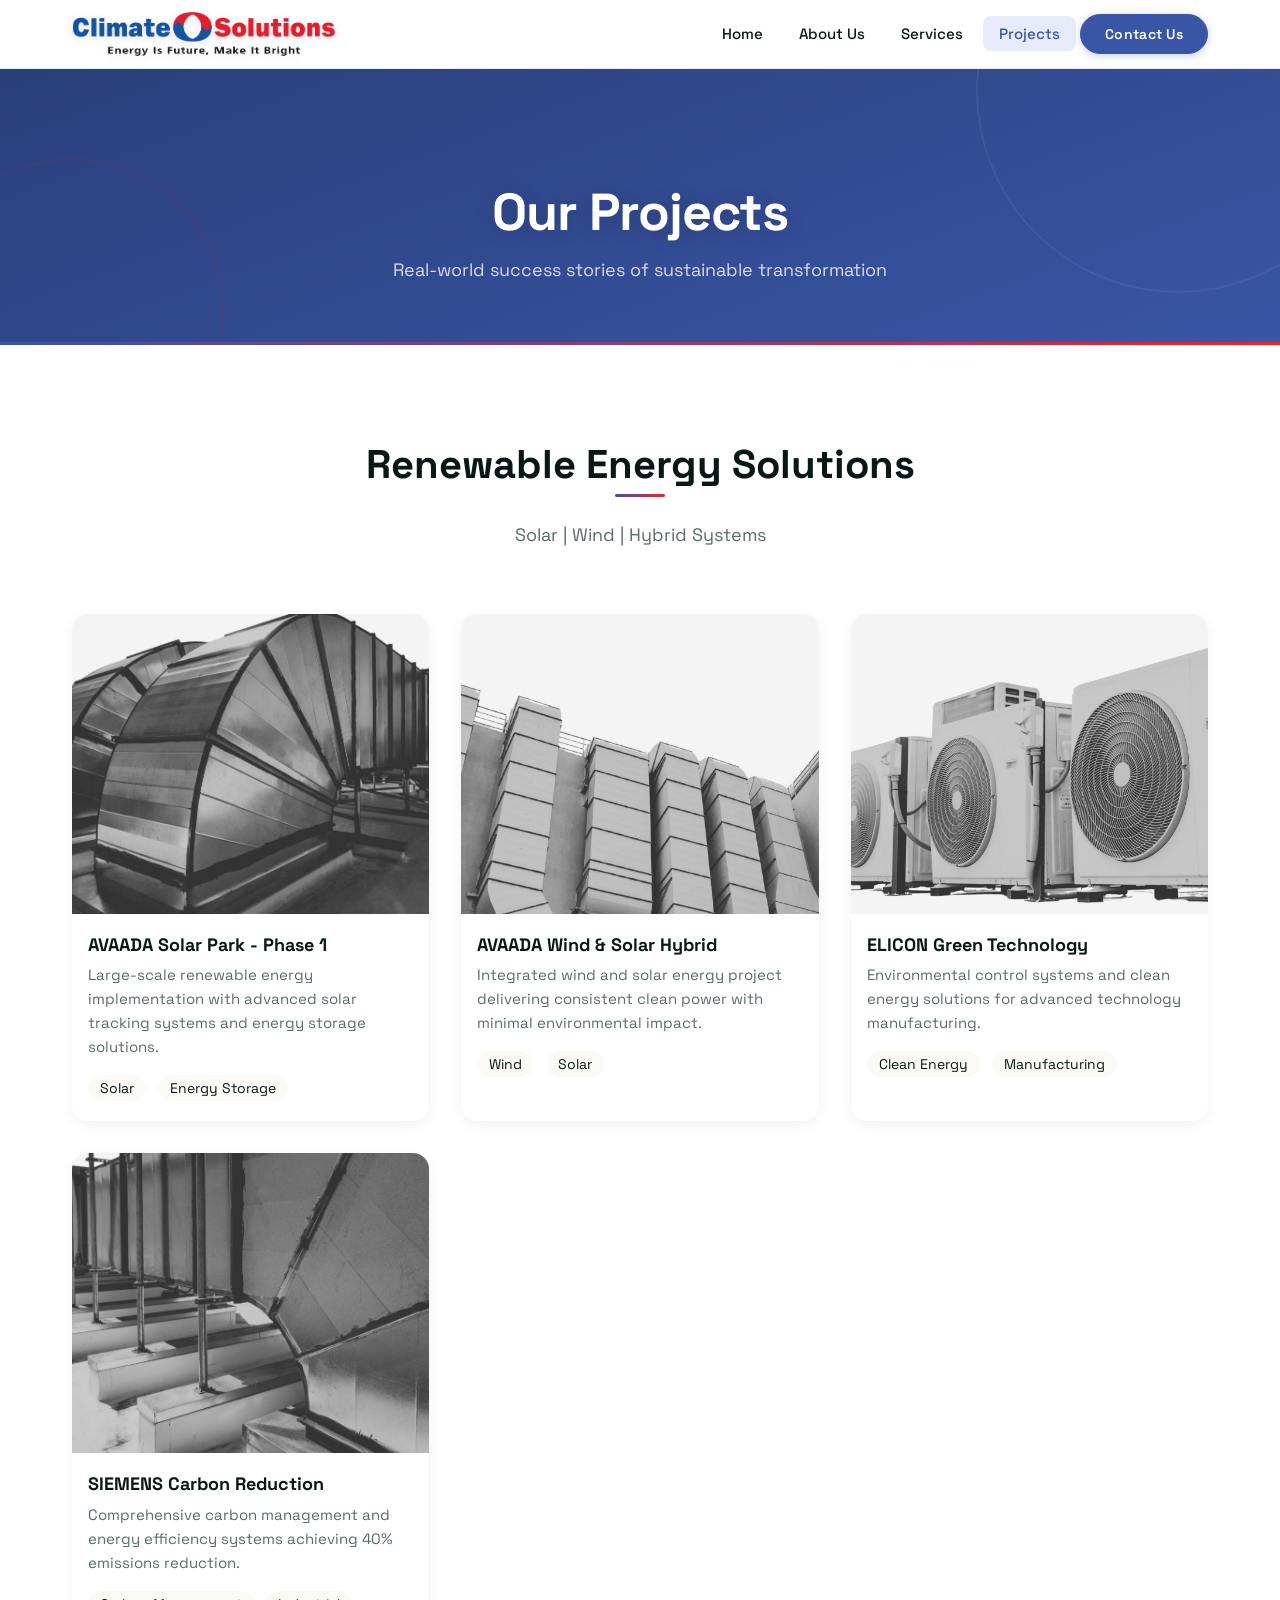
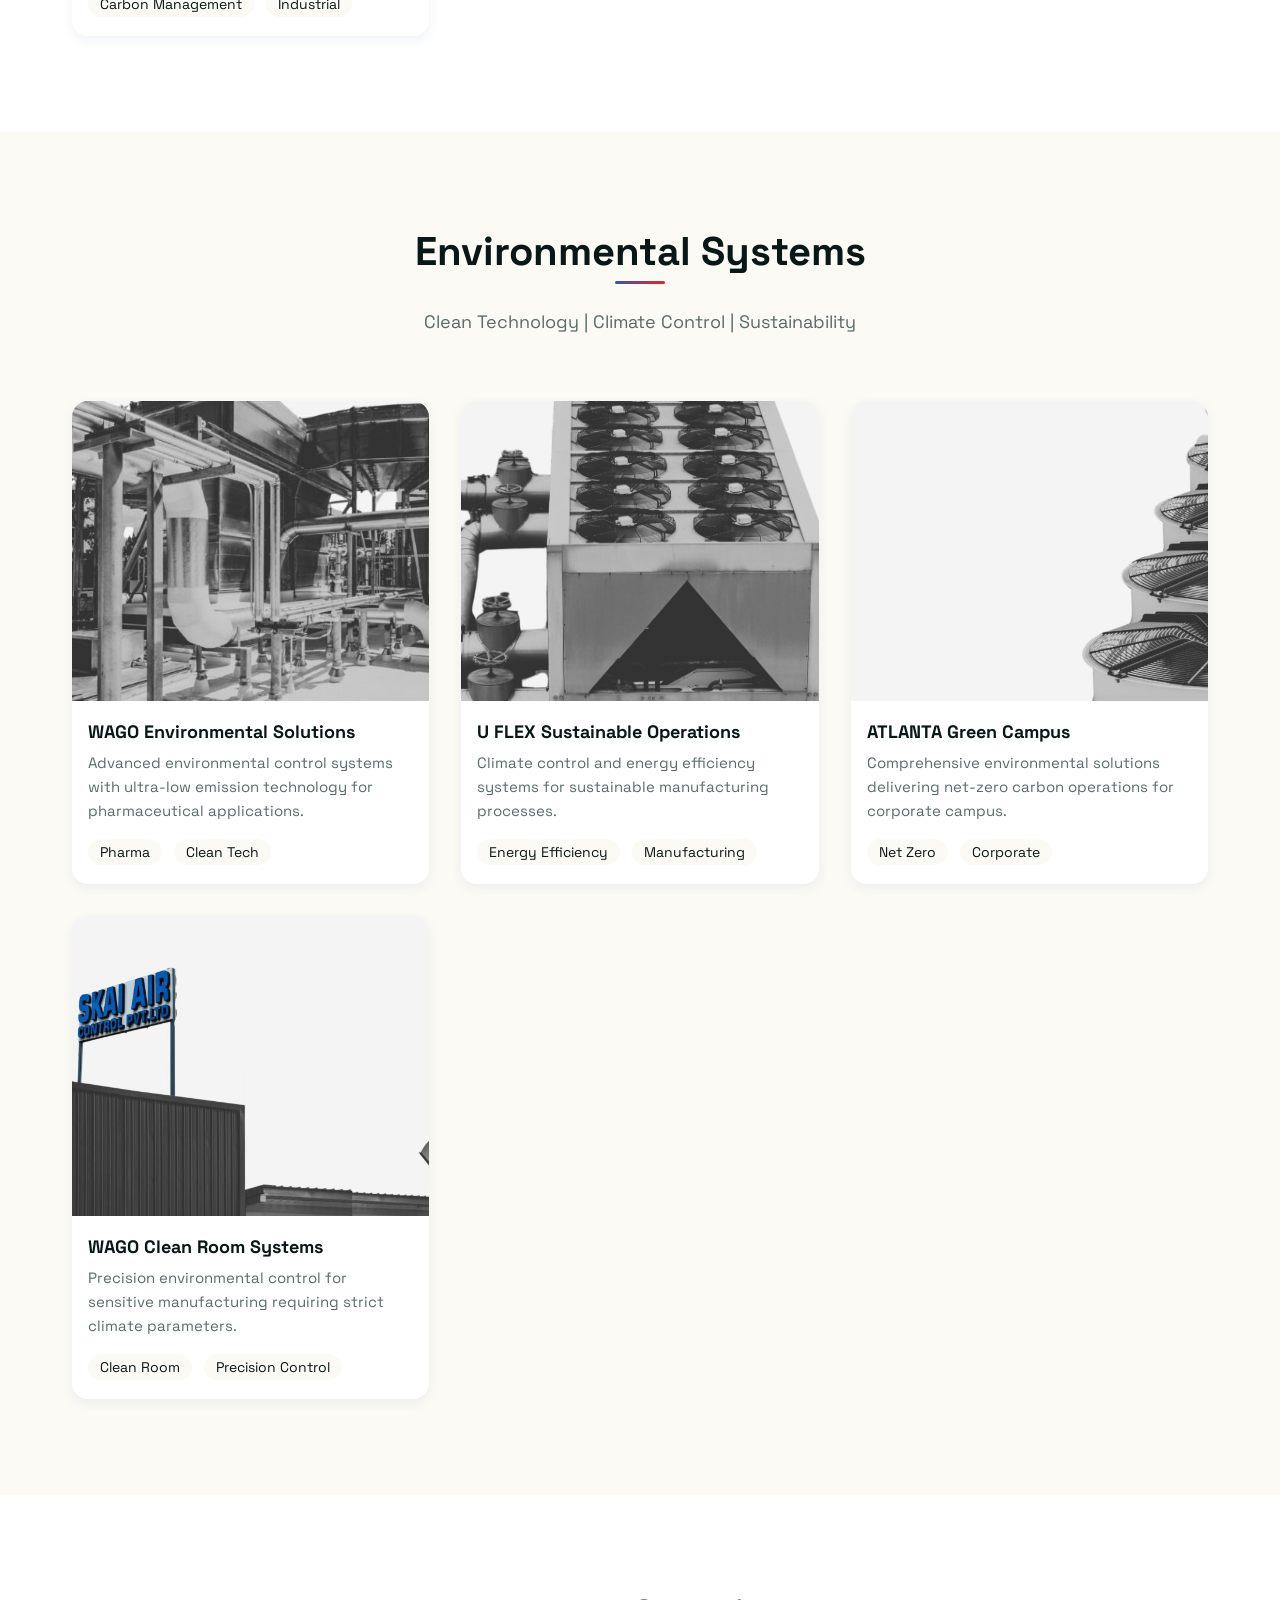
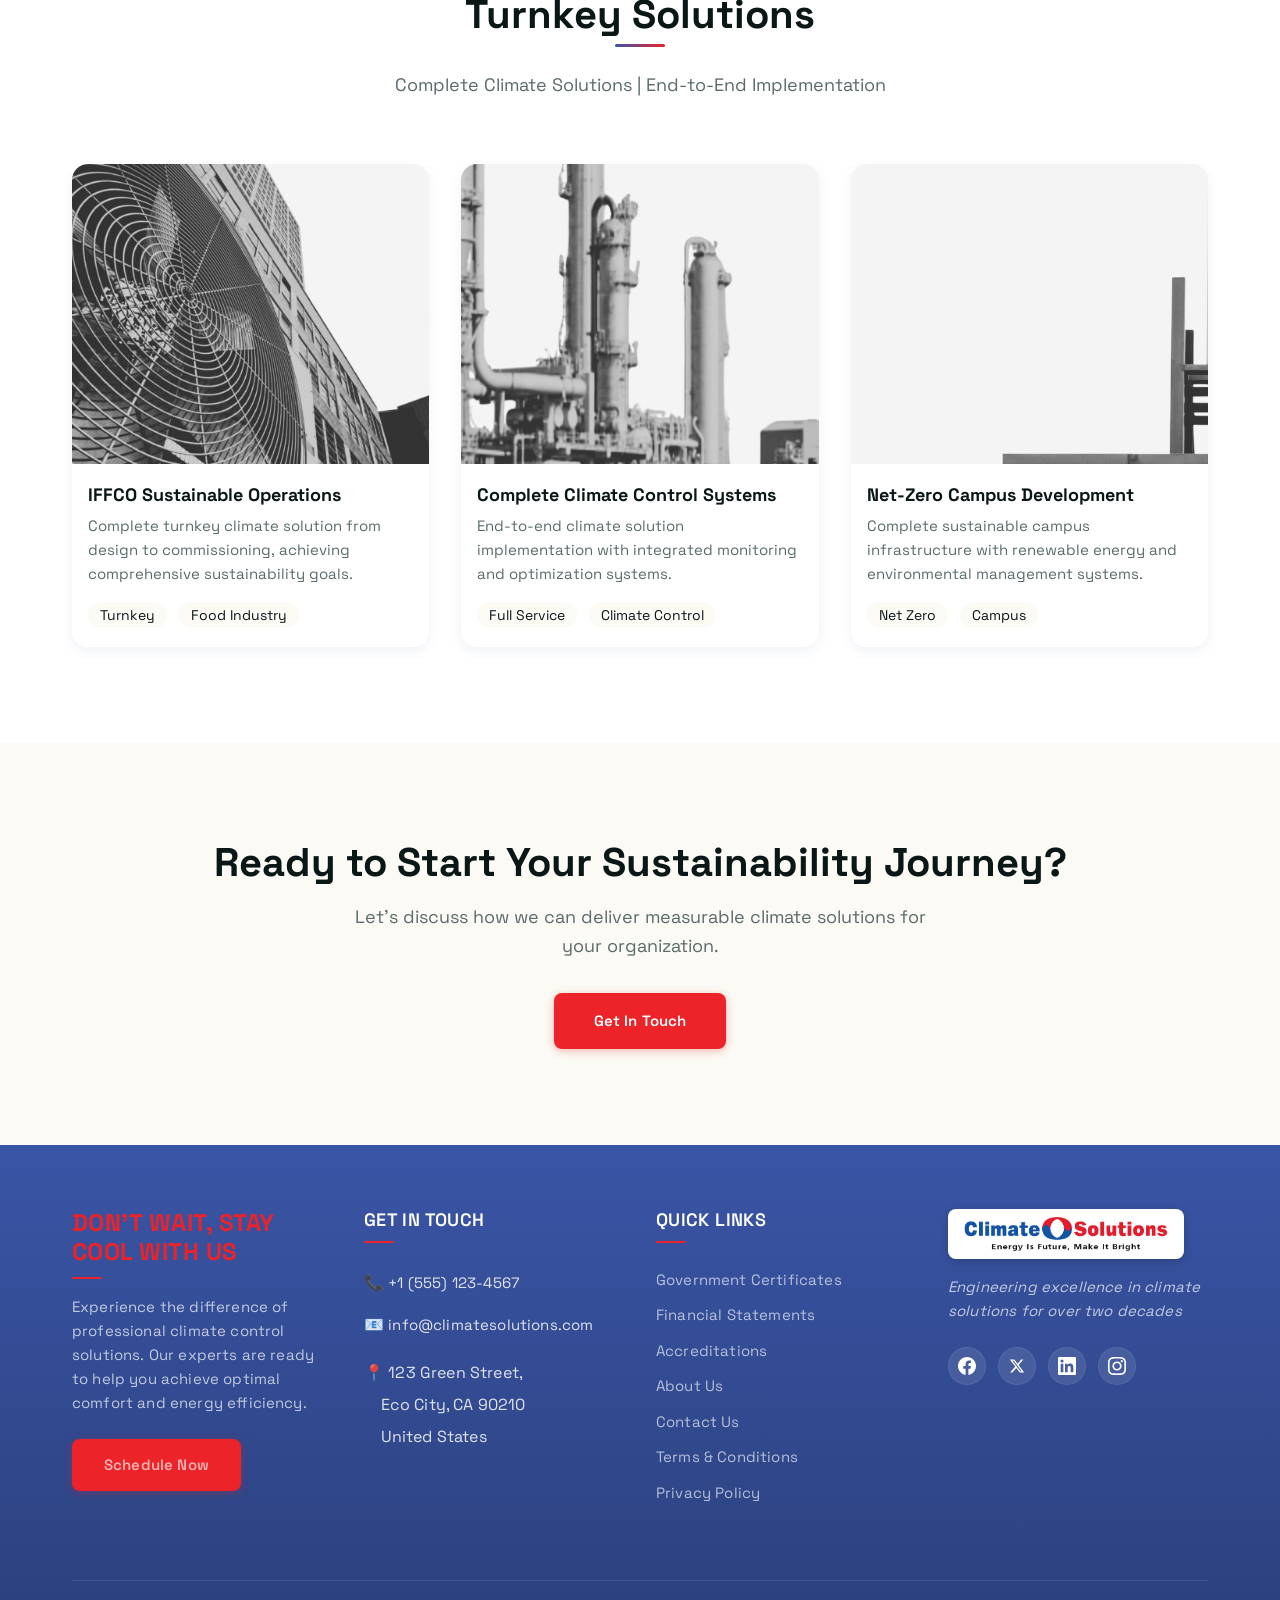
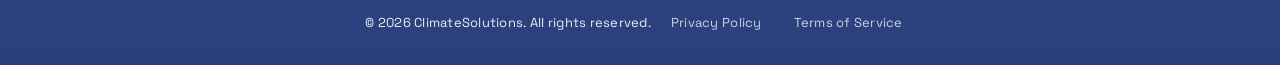
<file: pages/projects.html>
<!DOCTYPE html>
<html lang="en">
<head>
    <meta charset="UTF-8">
    <meta name="viewport" content="width=device-width, initial-scale=1.0">
    <meta name="description" content="Explore our portfolio of successful climate solutions and sustainability projects across industries worldwide.">
    <meta property="og:title" content="Our Projects - ClimateSolutions">
    <meta property="og:description" content="Browse our portfolio of successful environmental projects and case studies.">
    <title>Projects - ClimateSolutions</title>
    <link rel="icon" type="image/x-icon" href="../assets/images/favicon.ico">
    <link rel="preconnect" href="https://fonts.googleapis.com">
    <link rel="preconnect" href="https://fonts.gstatic.com" crossorigin>
    <link href="https://fonts.googleapis.com/css2?family=Space+Grotesk:wght@300;400;500;600;700&family=Newsreader:ital,opsz,wght@0,6..72,300;0,6..72,400;0,6..72,600;1,6..72,400&family=JetBrains+Mono:wght@400;500;600;700&display=swap" rel="stylesheet">
    <link rel="stylesheet" href="../assets/css/styles.css">
</head>
<body>
    <!-- Navigation -->
    <nav class="navbar">
        <div class="nav-container">
            <a href="../index.html" class="logo"><img src="../assets/images/logo_latest.png" alt="ClimateSolutions" style="height: 44px;"></a>
            <ul class="nav-menu">
                <li><a href="../index.html" class="nav-link">Home</a></li>
                <li><a href="about.html" class="nav-link">About Us</a></li>
                <li><a href="services.html" class="nav-link">Services</a></li>
                <li><a href="projects.html" class="nav-link">Projects</a></li>
                <li><a href="contact.html" class="nav-cta">Contact Us</a></li>
            </ul>
            <div class="nav-toggle">
                <span></span>
                <span></span>
                <span></span>
            </div>
        </div>
    </nav>

    <!-- Page Header -->
    <section class="page-header">
        <div class="container">
            <h1>Our Projects</h1>
            <p>Real-world success stories of sustainable transformation</p>
        </div>
    </section>
    <div class="page-header-accent"></div>

    <!-- Project Gallery -->
    <section class="section">
        <div class="container">
            <div class="section-title">
                <h2>Renewable Energy Solutions</h2>
                <p>Solar | Wind | Hybrid Systems</p>
            </div>
            <div class="grid grid-3">
                <div class="project-item">
                    <div class="project-image" style="background-image: url('../assets/images/13-scaled.jpg'); background-size: cover; background-position: center;">
                    </div>
                    <div class="project-info">
                        <h3>AVAADA Solar Park - Phase 1</h3>
                        <p>Large-scale renewable energy implementation with advanced solar tracking systems and energy storage solutions.</p>
                        <div style="margin-top: 1rem;">
                            <span style="background: var(--bg-light); padding: 0.25rem 0.75rem; border-radius: 1rem; font-size: 0.875rem; margin-right: 0.5rem;">Solar</span>
                            <span style="background: var(--bg-light); padding: 0.25rem 0.75rem; border-radius: 1rem; font-size: 0.875rem;">Energy Storage</span>
                        </div>
                    </div>
                </div>

                <div class="project-item">
                    <div class="project-image" style="background-image: url('../assets/images/12-1024x512-1.jpg'); background-size: cover; background-position: center;">
                    </div>
                    <div class="project-info">
                        <h3>AVAADA Wind & Solar Hybrid</h3>
                        <p>Integrated wind and solar energy project delivering consistent clean power with minimal environmental impact.</p>
                        <div style="margin-top: 1rem;">
                            <span style="background: var(--bg-light); padding: 0.25rem 0.75rem; border-radius: 1rem; font-size: 0.875rem; margin-right: 0.5rem;">Wind</span>
                            <span style="background: var(--bg-light); padding: 0.25rem 0.75rem; border-radius: 1rem; font-size: 0.875rem;">Solar</span>
                        </div>
                    </div>
                </div>

                <div class="project-item">
                    <div class="project-image" style="background-image: url('../assets/images/11-2048x1024-1.jpg'); background-size: cover; background-position: center;">
                    </div>
                    <div class="project-info">
                        <h3>ELICON Green Technology</h3>
                        <p>Environmental control systems and clean energy solutions for advanced technology manufacturing.</p>
                        <div style="margin-top: 1rem;">
                            <span style="background: var(--bg-light); padding: 0.25rem 0.75rem; border-radius: 1rem; font-size: 0.875rem; margin-right: 0.5rem;">Clean Energy</span>
                            <span style="background: var(--bg-light); padding: 0.25rem 0.75rem; border-radius: 1rem; font-size: 0.875rem;">Manufacturing</span>
                        </div>
                    </div>
                </div>

                <div class="project-item">
                    <div class="project-image" style="background-image: url('../assets/images/17-scaled.jpg'); background-size: cover; background-position: center;">
                    </div>
                    <div class="project-info">
                        <h3>SIEMENS Carbon Reduction</h3>
                        <p>Comprehensive carbon management and energy efficiency systems achieving 40% emissions reduction.</p>
                        <div style="margin-top: 1rem;">
                            <span style="background: var(--bg-light); padding: 0.25rem 0.75rem; border-radius: 1rem; font-size: 0.875rem; margin-right: 0.5rem;">Carbon Management</span>
                            <span style="background: var(--bg-light); padding: 0.25rem 0.75rem; border-radius: 1rem; font-size: 0.875rem;">Industrial</span>
                        </div>
                    </div>
                </div>
            </div>
        </div>
    </section>

    <section class="section section-light">
        <div class="container">
            <div class="section-title">
                <h2>Environmental Systems</h2>
                <p>Clean Technology | Climate Control | Sustainability</p>
            </div>
            <div class="grid grid-3">
                <div class="project-item">
                    <div class="project-image" style="background-image: url('../assets/images/19-768x384-1.jpg'); background-size: cover; background-position: center;">
                    </div>
                    <div class="project-info">
                        <h3>WAGO Environmental Solutions</h3>
                        <p>Advanced environmental control systems with ultra-low emission technology for pharmaceutical applications.</p>
                        <div style="margin-top: 1rem;">
                            <span style="background: var(--bg-light); padding: 0.25rem 0.75rem; border-radius: 1rem; font-size: 0.875rem; margin-right: 0.5rem;">Pharma</span>
                            <span style="background: var(--bg-light); padding: 0.25rem 0.75rem; border-radius: 1rem; font-size: 0.875rem;">Clean Tech</span>
                        </div>
                    </div>
                </div>

                <div class="project-item">
                    <div class="project-image" style="background-image: url('../assets/images/18-scaled.jpg'); background-size: cover; background-position: center;">
                    </div>
                    <div class="project-info">
                        <h3>U FLEX Sustainable Operations</h3>
                        <p>Climate control and energy efficiency systems for sustainable manufacturing processes.</p>
                        <div style="margin-top: 1rem;">
                            <span style="background: var(--bg-light); padding: 0.25rem 0.75rem; border-radius: 1rem; font-size: 0.875rem; margin-right: 0.5rem;">Energy Efficiency</span>
                            <span style="background: var(--bg-light); padding: 0.25rem 0.75rem; border-radius: 1rem; font-size: 0.875rem;">Manufacturing</span>
                        </div>
                    </div>
                </div>

                <div class="project-item">
                    <div class="project-image" style="background-image: url('../assets/images/6-1-1-1024x512.jpg'); background-size: cover; background-position: center;">
                    </div>
                    <div class="project-info">
                        <h3>ATLANTA Green Campus</h3>
                        <p>Comprehensive environmental solutions delivering net-zero carbon operations for corporate campus.</p>
                        <div style="margin-top: 1rem;">
                            <span style="background: var(--bg-light); padding: 0.25rem 0.75rem; border-radius: 1rem; font-size: 0.875rem; margin-right: 0.5rem;">Net Zero</span>
                            <span style="background: var(--bg-light); padding: 0.25rem 0.75rem; border-radius: 1rem; font-size: 0.875rem;">Corporate</span>
                        </div>
                    </div>
                </div>

                <div class="project-item">
                    <div class="project-image" style="background-image: url('../assets/images/Untitled-design-12-1024x512-1.jpg'); background-size: cover; background-position: center;">
                    </div>
                    <div class="project-info">
                        <h3>WAGO Clean Room Systems</h3>
                        <p>Precision environmental control for sensitive manufacturing requiring strict climate parameters.</p>
                        <div style="margin-top: 1rem;">
                            <span style="background: var(--bg-light); padding: 0.25rem 0.75rem; border-radius: 1rem; font-size: 0.875rem; margin-right: 0.5rem;">Clean Room</span>
                            <span style="background: var(--bg-light); padding: 0.25rem 0.75rem; border-radius: 1rem; font-size: 0.875rem;">Precision Control</span>
                        </div>
                    </div>
                </div>
            </div>
        </div>
    </section>

    <section class="section">
        <div class="container">
            <div class="section-title">
                <h2>Turnkey Solutions</h2>
                <p>Complete Climate Solutions | End-to-End Implementation</p>
            </div>
            <div class="grid grid-3">
                <div class="project-item">
                    <div class="project-image" style="background-image: url('../assets/images/15-768x384-1.jpg'); background-size: cover; background-position: center;">
                    </div>
                    <div class="project-info">
                        <h3>IFFCO Sustainable Operations</h3>
                        <p>Complete turnkey climate solution from design to commissioning, achieving comprehensive sustainability goals.</p>
                        <div style="margin-top: 1rem;">
                            <span style="background: var(--bg-light); padding: 0.25rem 0.75rem; border-radius: 1rem; font-size: 0.875rem; margin-right: 0.5rem;">Turnkey</span>
                            <span style="background: var(--bg-light); padding: 0.25rem 0.75rem; border-radius: 1rem; font-size: 0.875rem;">Food Industry</span>
                        </div>
                    </div>
                </div>

                <div class="project-item">
                    <div class="project-image" style="background-image: url('../assets/images/14-scaled-1.jpg'); background-size: cover; background-position: center;">
                    </div>
                    <div class="project-info">
                        <h3>Complete Climate Control Systems</h3>
                        <p>End-to-end climate solution implementation with integrated monitoring and optimization systems.</p>
                        <div style="margin-top: 1rem;">
                            <span style="background: var(--bg-light); padding: 0.25rem 0.75rem; border-radius: 1rem; font-size: 0.875rem; margin-right: 0.5rem;">Full Service</span>
                            <span style="background: var(--bg-light); padding: 0.25rem 0.75rem; border-radius: 1rem; font-size: 0.875rem;">Climate Control</span>
                        </div>
                    </div>
                </div>

                <div class="project-item">
                    <div class="project-image" style="background-image: url('../assets/images/5-1-1024x512.jpg'); background-size: cover; background-position: center;">
                    </div>
                    <div class="project-info">
                        <h3>Net-Zero Campus Development</h3>
                        <p>Complete sustainable campus infrastructure with renewable energy and environmental management systems.</p>
                        <div style="margin-top: 1rem;">
                            <span style="background: var(--bg-light); padding: 0.25rem 0.75rem; border-radius: 1rem; font-size: 0.875rem; margin-right: 0.5rem;">Net Zero</span>
                            <span style="background: var(--bg-light); padding: 0.25rem 0.75rem; border-radius: 1rem; font-size: 0.875rem;">Campus</span>
                        </div>
                    </div>
                </div>
            </div>
        </div>
    </section>

    <!-- CTA Section -->
    <section class="section section-light">
        <div class="container" style="text-align: center;">
            <h2 style="margin-bottom: 1rem;">Ready to Start Your Sustainability Journey?</h2>
            <p style="max-width: 600px; margin: 0 auto 2rem; font-size: 1.125rem; color: var(--text-light);">Let's discuss how we can deliver measurable climate solutions for your organization.</p>
            <a href="contact.html" class="btn btn-accent" style="padding: 1rem 2.5rem;">Get In Touch</a>
        </div>
    </section>

    <!-- Footer -->
    <footer class="footer">
        <div class="container">
            <div class="footer-content">
                <div class="footer-section">
                    <h3 style="color: var(--secondary-color); margin-bottom: 1rem; font-size: 1.5rem; font-weight: 700;">Don't Wait, Stay Cool With Us</h3>
                    <p style="margin-bottom: 1.5rem; line-height: 1.6;">Experience the difference of professional climate control solutions. Our experts are ready to help you achieve optimal comfort and energy efficiency.</p>
                    <a href="contact.html" class="btn btn-accent" style="display: inline-block; padding: 0.875rem 2rem;">Schedule Now</a>
                </div>
                <div class="footer-section">
                    <h3 style="margin-bottom: 1.5rem;">Get in Touch</h3>
                    <ul style="line-height: 2;">
                        <li>📞 <a href="tel:+15551234567" style="color: inherit;">+1 (555) 123-4567</a></li>
                        <li>📧 <a href="mailto:info@climatesolutions.com" style="color: inherit;">info@climatesolutions.com</a></li>
                        <li style="margin-top: 1rem;">📍 123 Green Street,<br>&nbsp;&nbsp;&nbsp;&nbsp;Eco City, CA 90210<br>&nbsp;&nbsp;&nbsp;&nbsp;United States</li>
                    </ul>
                </div>
                <div class="footer-section">
                    <h3 style="margin-bottom: 1.5rem;">Quick Links</h3>
                    <ul>
                        <li><a href="#">Government Certificates</a></li>
                        <li><a href="#">Financial Statements</a></li>
                        <li><a href="#">Accreditations</a></li>
                        <li><a href="about.html">About Us</a></li>
                        <li><a href="contact.html">Contact Us</a></li>
                        <li><a href="#">Terms & Conditions</a></li>
                        <li><a href="#">Privacy Policy</a></li>
                    </ul>
                </div>
                <div class="footer-section">
                    <img src="../assets/images/logo_latest.png" alt="ClimateSolutions" style="height: 50px; margin-bottom: 1rem;">
                    <p style="margin-bottom: 1.5rem; line-height: 1.6; font-style: italic;">Engineering excellence in climate solutions for over two decades</p>
                    <div class="social-links" style="display: flex; gap: 0.75rem; margin-top: 1.5rem;">
                        <a href="#" class="social-link" style="width: 38px; height: 38px; display: flex; align-items: center; justify-content: center; background: rgba(255,255,255,0.1); border-radius: 50%; transition: all 0.3s ease; color: white;" aria-label="Facebook">
                            <svg width="18" height="18" fill="currentColor" viewBox="0 0 24 24"><path d="M24 12.073c0-6.627-5.373-12-12-12s-12 5.373-12 12c0 5.99 4.388 10.954 10.125 11.854v-8.385H7.078v-3.47h3.047V9.43c0-3.007 1.792-4.669 4.533-4.669 1.312 0 2.686.235 2.686.235v2.953H15.83c-1.491 0-1.956.925-1.956 1.874v2.25h3.328l-.532 3.47h-2.796v8.385C19.612 23.027 24 18.062 24 12.073z"/></svg>
                        </a>
                        <a href="#" class="social-link" style="width: 38px; height: 38px; display: flex; align-items: center; justify-content: center; background: rgba(255,255,255,0.1); border-radius: 50%; transition: all 0.3s ease; color: white;" aria-label="X (Twitter)">
                            <svg width="16" height="16" fill="currentColor" viewBox="0 0 24 24"><path d="M18.244 2.25h3.308l-7.227 8.26 8.502 11.24H16.17l-5.214-6.817L4.99 21.75H1.68l7.73-8.835L1.254 2.25H8.08l4.713 6.231zm-1.161 17.52h1.833L7.084 4.126H5.117z"/></svg>
                        </a>
                        <a href="#" class="social-link" style="width: 38px; height: 38px; display: flex; align-items: center; justify-content: center; background: rgba(255,255,255,0.1); border-radius: 50%; transition: all 0.3s ease; color: white;" aria-label="LinkedIn">
                            <svg width="18" height="18" fill="currentColor" viewBox="0 0 24 24"><path d="M20.447 20.452h-3.554v-5.569c0-1.328-.027-3.037-1.852-3.037-1.853 0-2.136 1.445-2.136 2.939v5.667H9.351V9h3.414v1.561h.046c.477-.9 1.637-1.85 3.37-1.85 3.601 0 4.267 2.37 4.267 5.455v6.286zM5.337 7.433a2.062 2.062 0 01-2.063-2.065 2.064 2.064 0 112.063 2.065zm1.782 13.019H3.555V9h3.564v11.452zM22.225 0H1.771C.792 0 0 .774 0 1.729v20.542C0 23.227.792 24 1.771 24h20.451C23.2 24 24 23.227 24 22.271V1.729C24 .774 23.2 0 22.222 0h.003z"/></svg>
                        </a>
                        <a href="#" class="social-link" style="width: 38px; height: 38px; display: flex; align-items: center; justify-content: center; background: rgba(255,255,255,0.1); border-radius: 50%; transition: all 0.3s ease; color: white;" aria-label="Instagram">
                            <svg width="18" height="18" fill="currentColor" viewBox="0 0 24 24"><path d="M12 0C8.74 0 8.333.015 7.053.072 5.775.132 4.905.333 4.14.63c-.789.306-1.459.717-2.126 1.384S.935 3.35.63 4.14C.333 4.905.131 5.775.072 7.053.012 8.333 0 8.74 0 12s.015 3.667.072 4.947c.06 1.277.261 2.148.558 2.913.306.788.717 1.459 1.384 2.126.667.666 1.336 1.079 2.126 1.384.766.296 1.636.499 2.913.558C8.333 23.988 8.74 24 12 24s3.667-.015 4.947-.072c1.277-.06 2.148-.262 2.913-.558.788-.306 1.459-.718 2.126-1.384.666-.667 1.079-1.335 1.384-2.126.296-.765.499-1.636.558-2.913.06-1.28.072-1.687.072-4.947s-.015-3.667-.072-4.947c-.06-1.277-.262-2.149-.558-2.913-.306-.789-.718-1.459-1.384-2.126C21.319 1.347 20.651.935 19.86.63c-.765-.297-1.636-.499-2.913-.558C15.667.012 15.26 0 12 0zm0 2.16c3.203 0 3.585.016 4.85.071 1.17.055 1.805.249 2.227.415.562.217.96.477 1.382.896.419.42.679.819.896 1.381.164.422.36 1.057.413 2.227.057 1.266.07 1.646.07 4.85s-.015 3.585-.074 4.85c-.061 1.17-.256 1.805-.421 2.227-.224.562-.479.96-.899 1.382-.419.419-.824.679-1.38.896-.42.164-1.065.36-2.235.413-1.274.057-1.649.07-4.859.07-3.211 0-3.586-.015-4.859-.074-1.171-.061-1.816-.256-2.236-.421-.569-.224-.96-.479-1.379-.899-.421-.419-.69-.824-.9-1.38-.165-.42-.359-1.065-.42-2.235-.045-1.26-.061-1.649-.061-4.844 0-3.196.016-3.586.061-4.861.061-1.17.255-1.814.42-2.234.21-.57.479-.96.9-1.381.419-.419.81-.689 1.379-.898.42-.166 1.051-.361 2.221-.421 1.275-.045 1.65-.06 4.859-.06l.045.03zm0 3.678a6.162 6.162 0 100 12.324 6.162 6.162 0 100-12.324zM12 16c-2.21 0-4-1.79-4-4s1.79-4 4-4 4 1.79 4 4-1.79 4-4 4zm7.846-10.405a1.441 1.441 0 11-2.882 0 1.441 1.441 0 012.882 0z"/></svg>
                        </a>
                    </div>
                </div>
            </div>
            <div class="footer-bottom">
                <p>
                    <span>&copy; 2026 ClimateSolutions. All rights reserved.</span>
                    <a href="#">Privacy Policy</a>
                    <a href="#">Terms of Service</a>
                </p>
            </div>
        </div>
    </footer>

    <script src="../assets/js/main.js"></script>
</body>
</html>
</file>
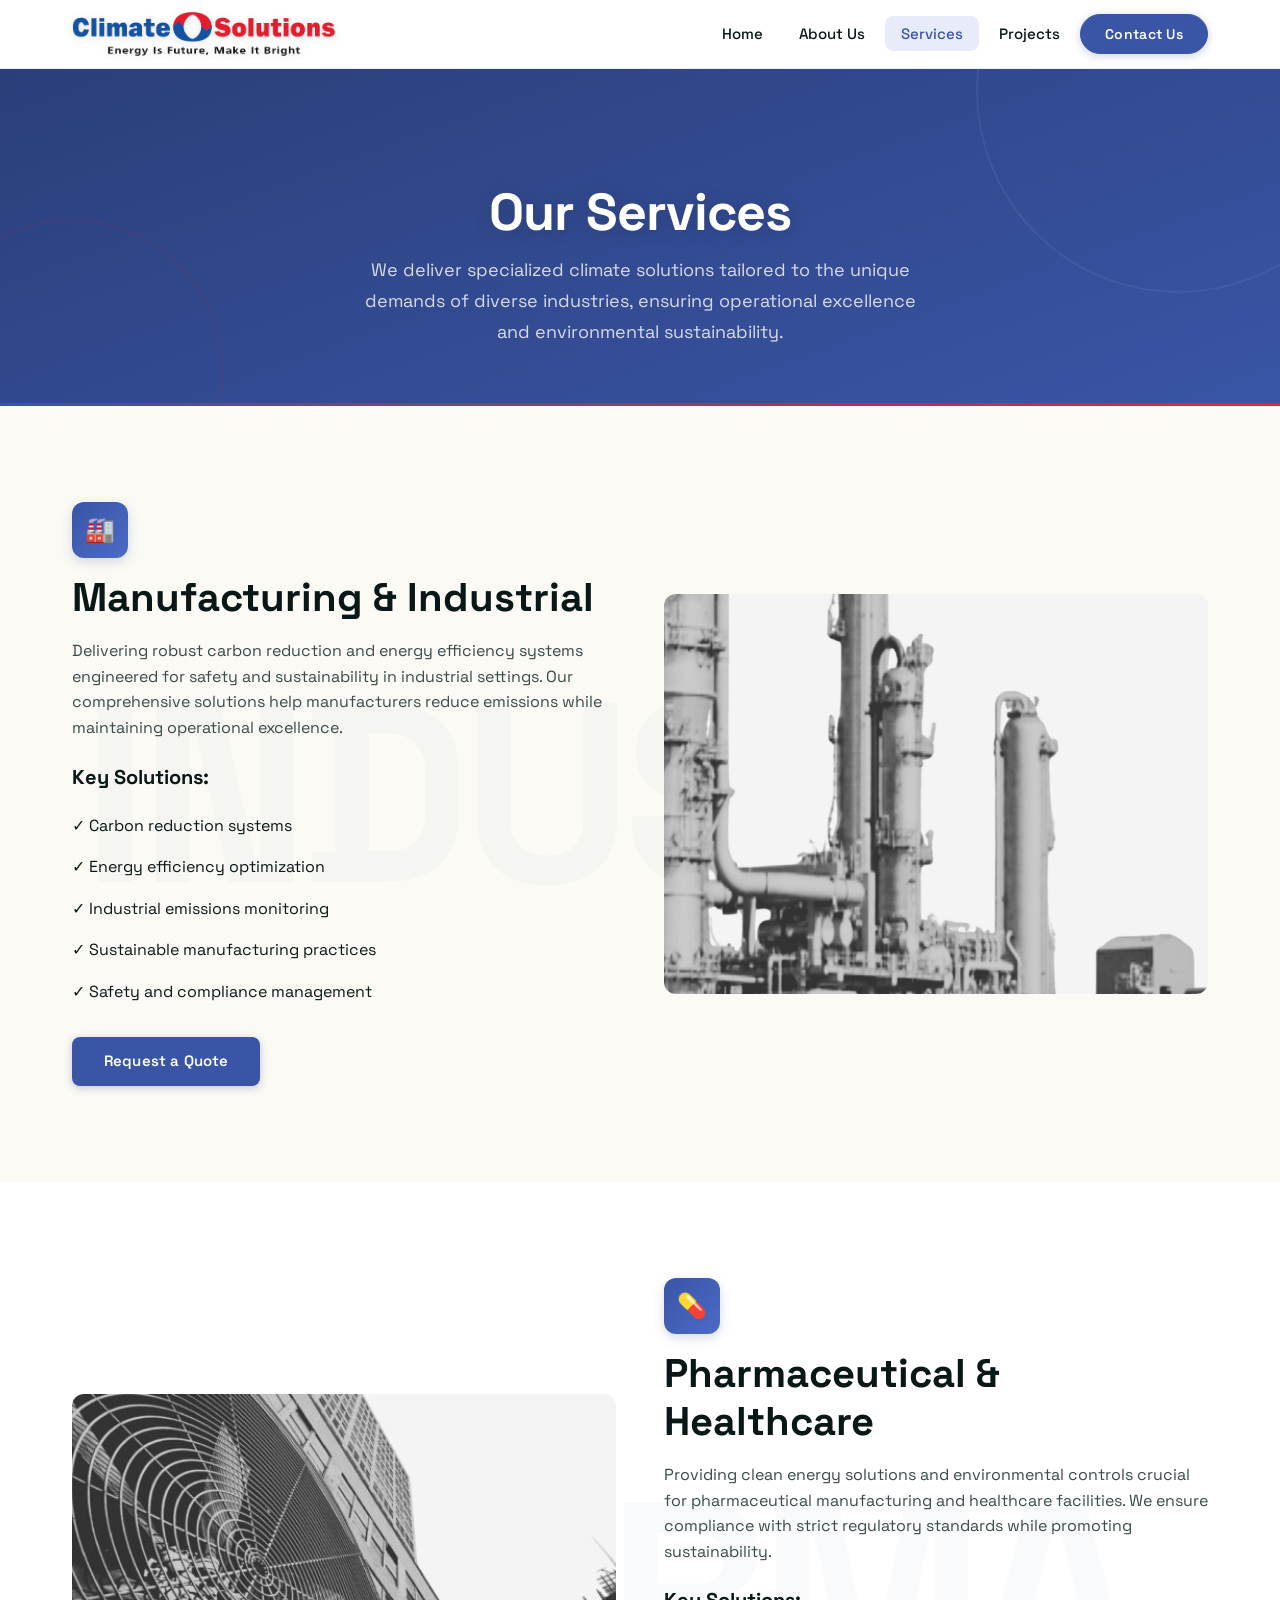
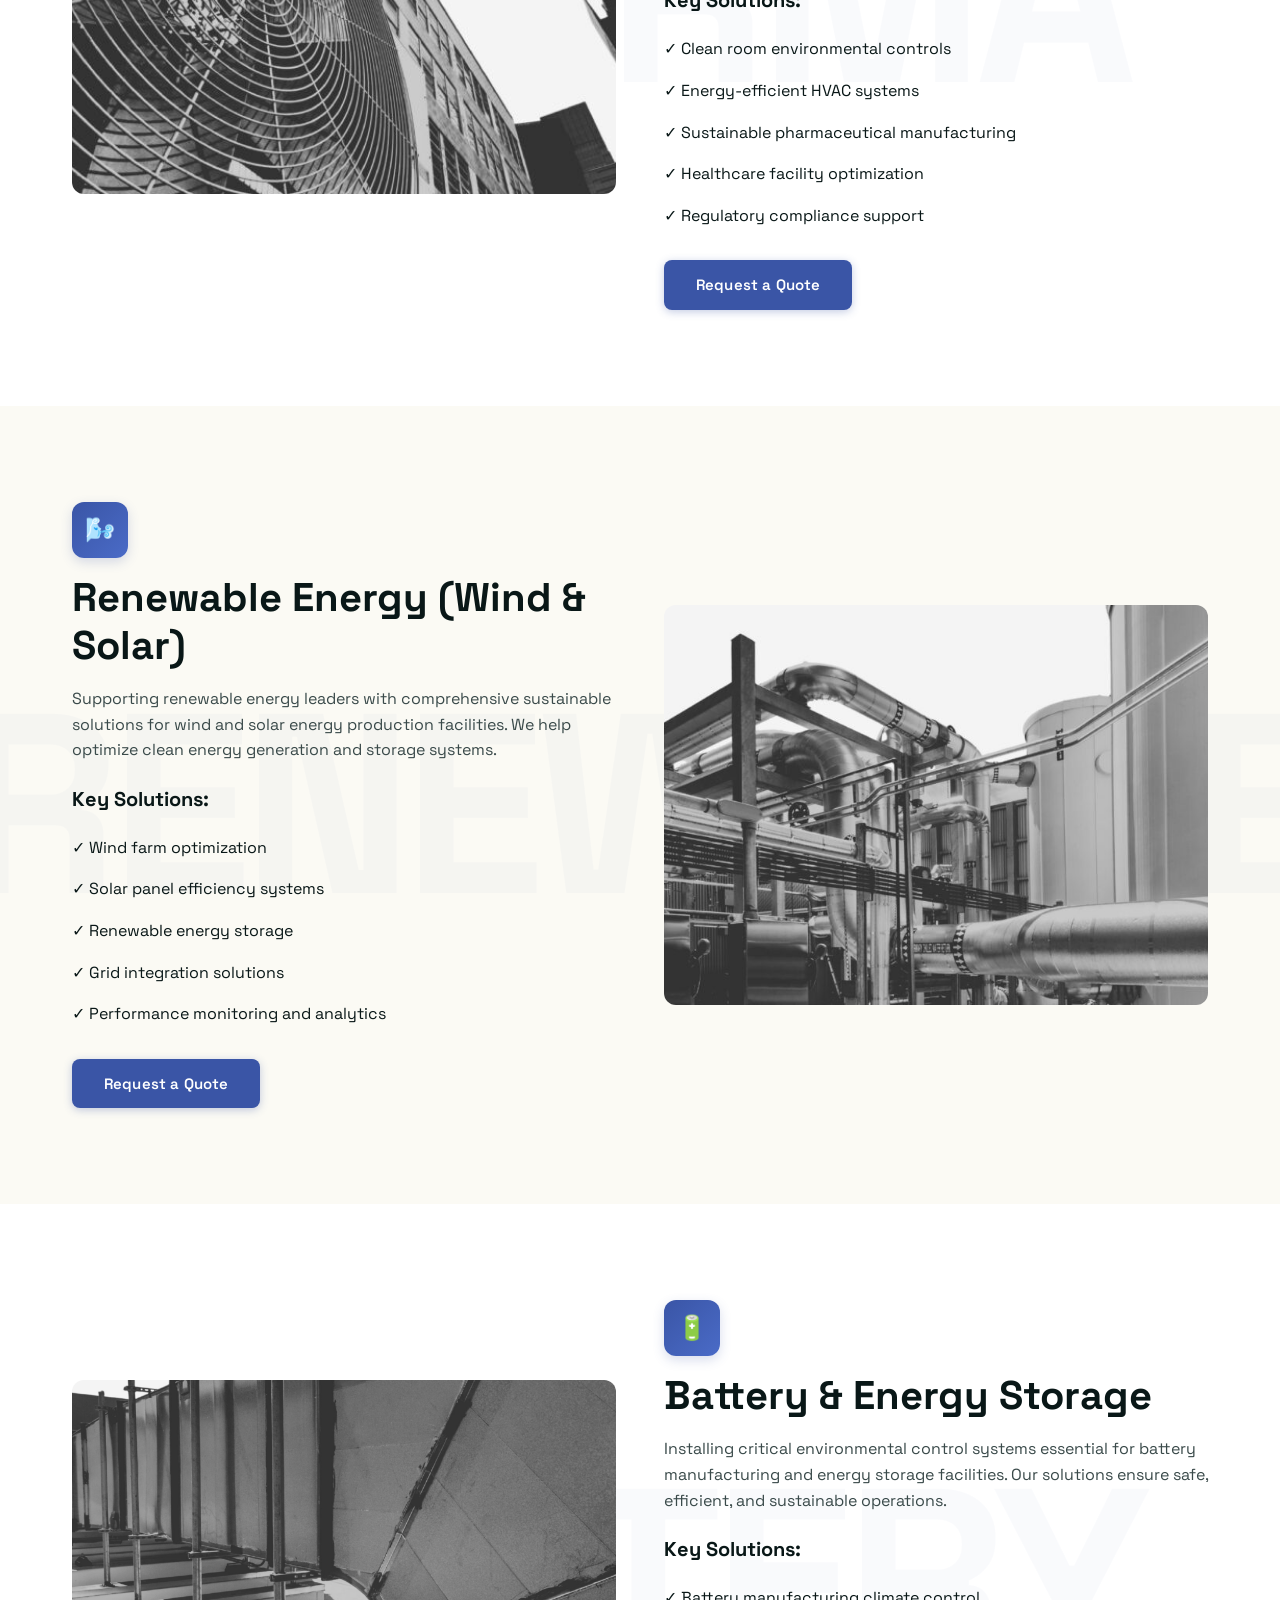
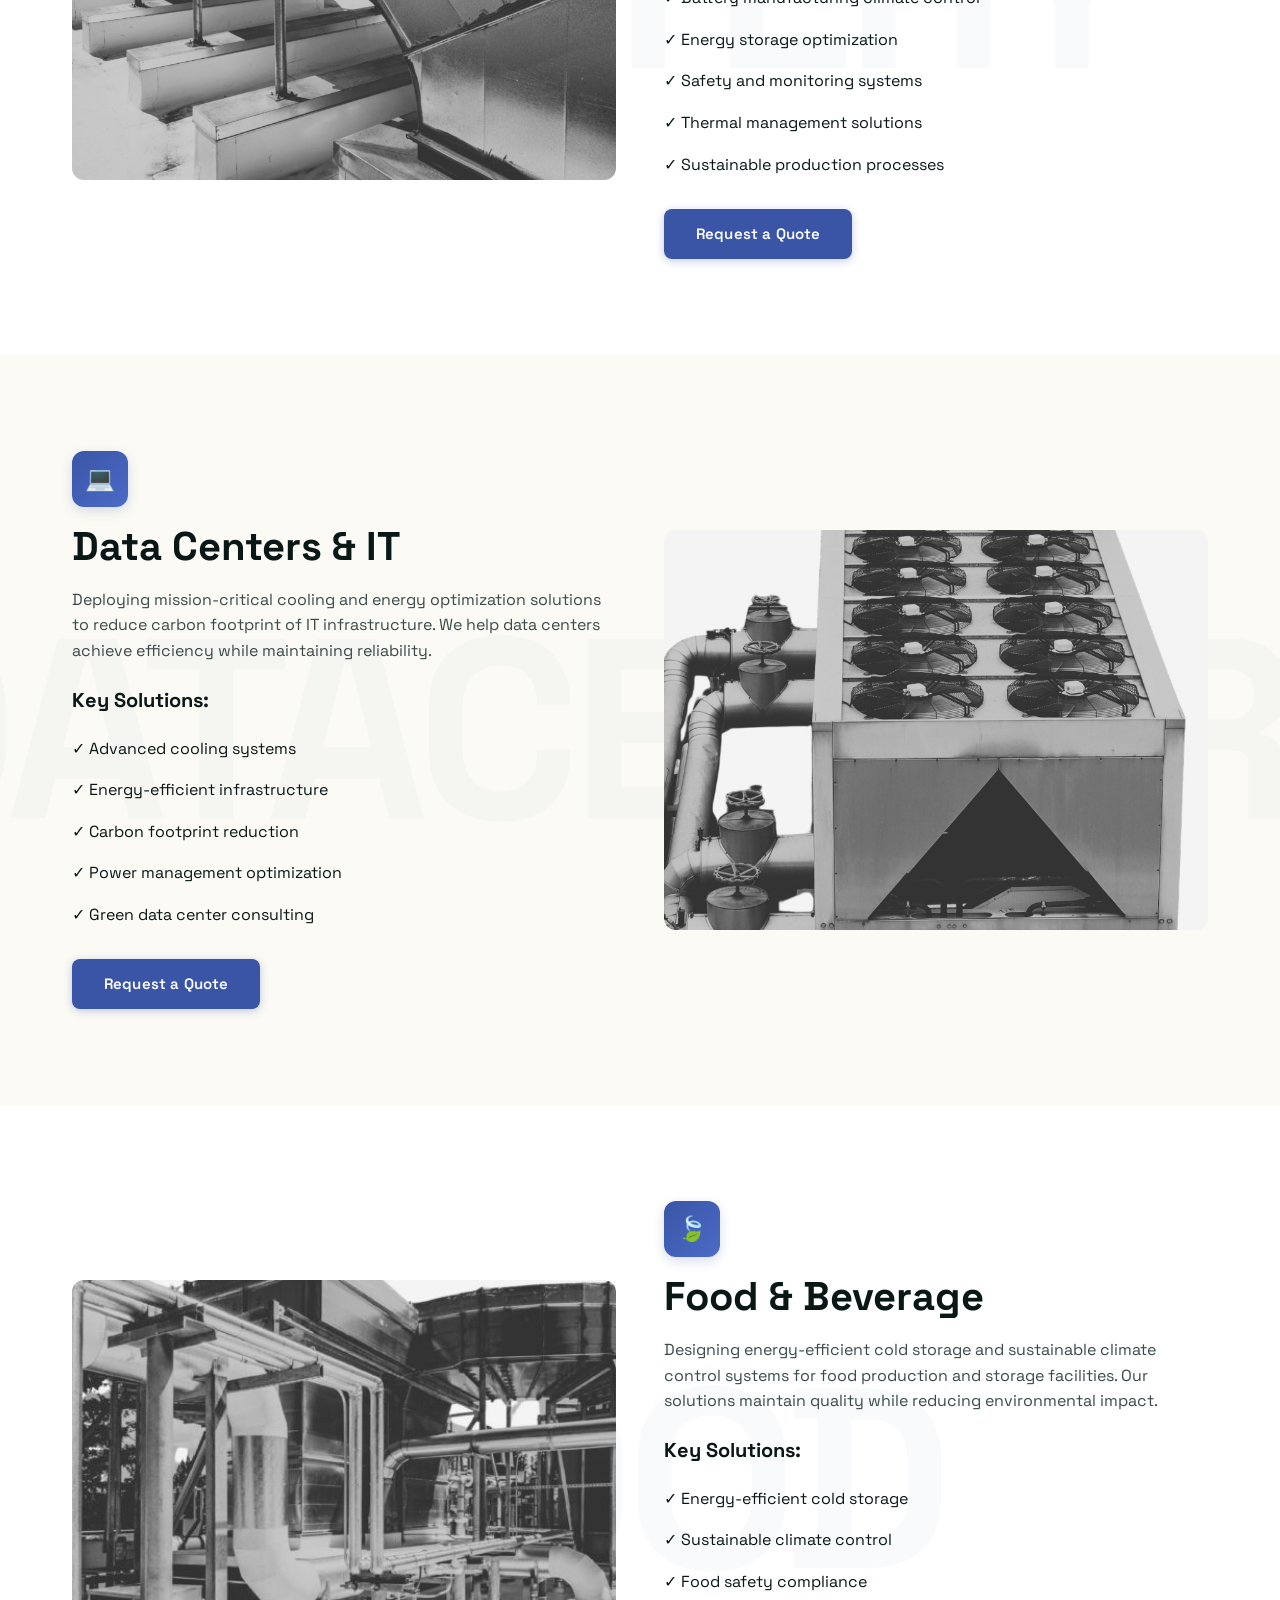
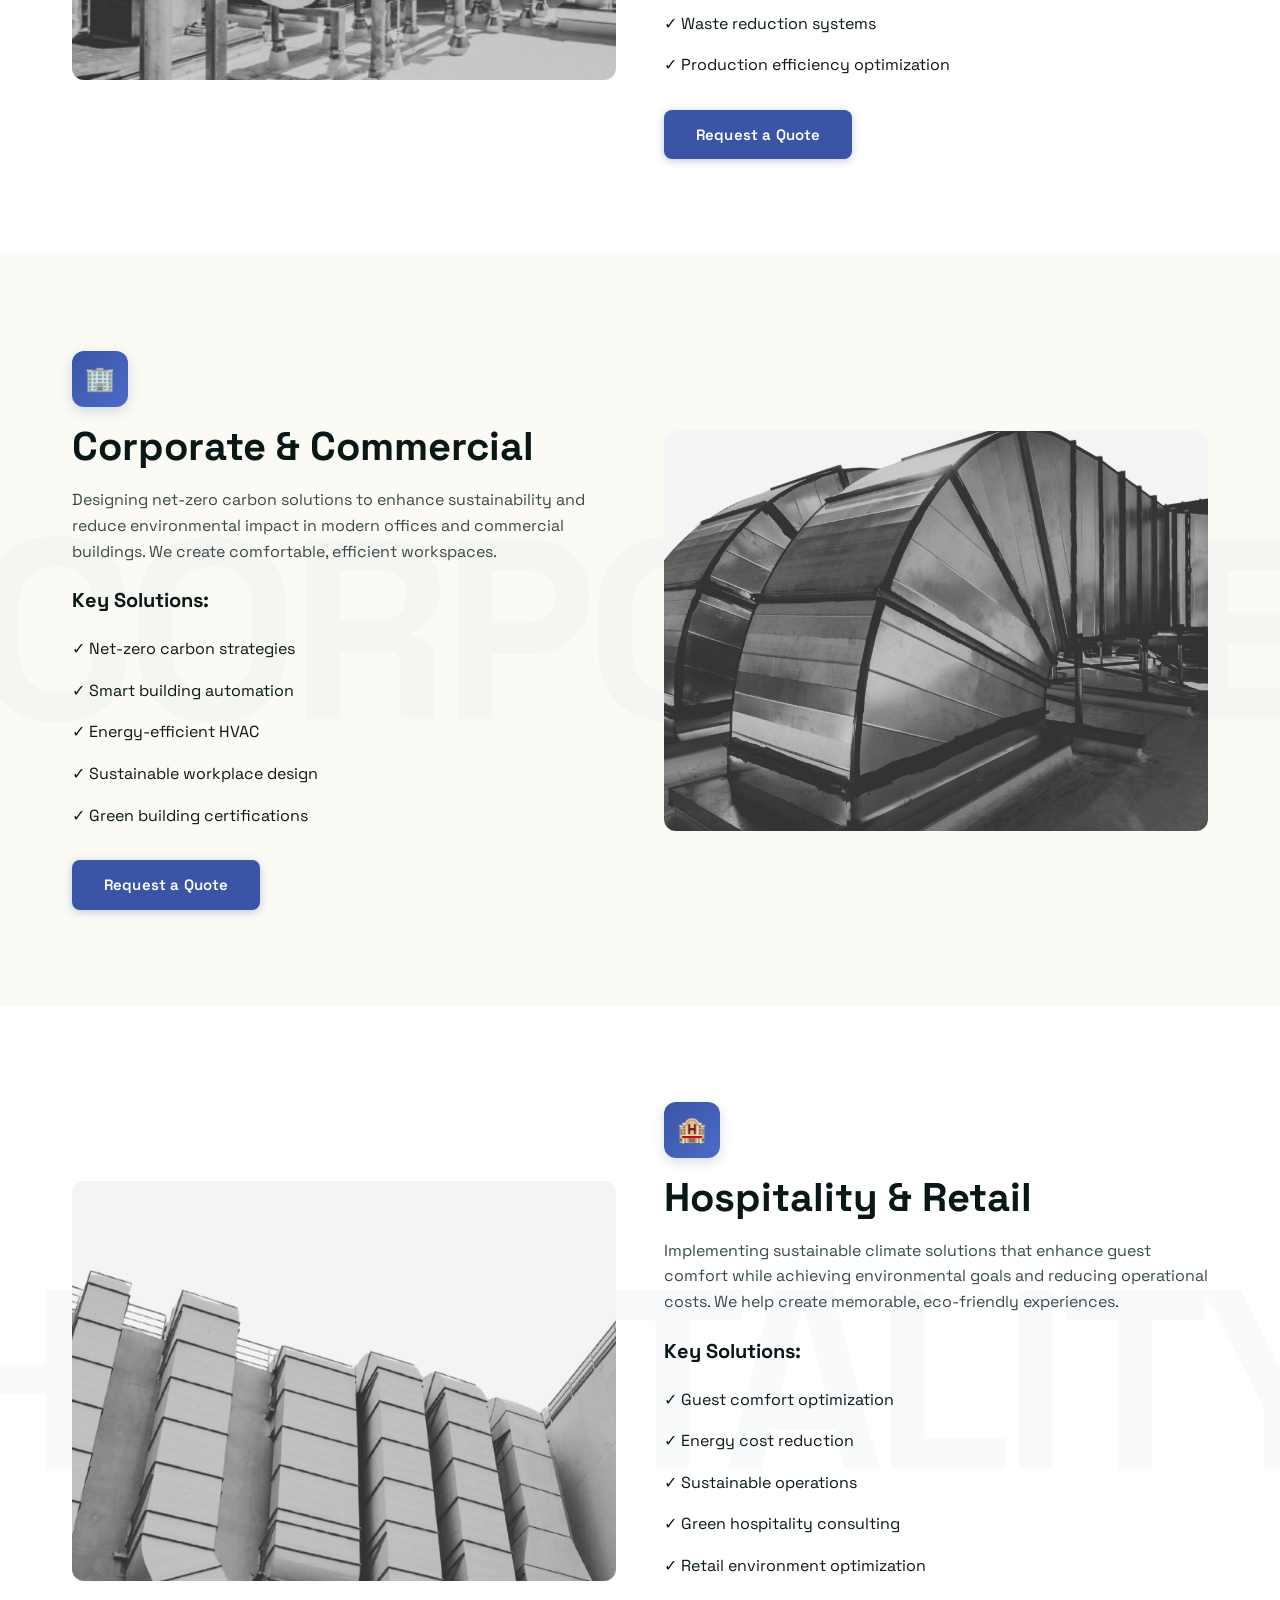
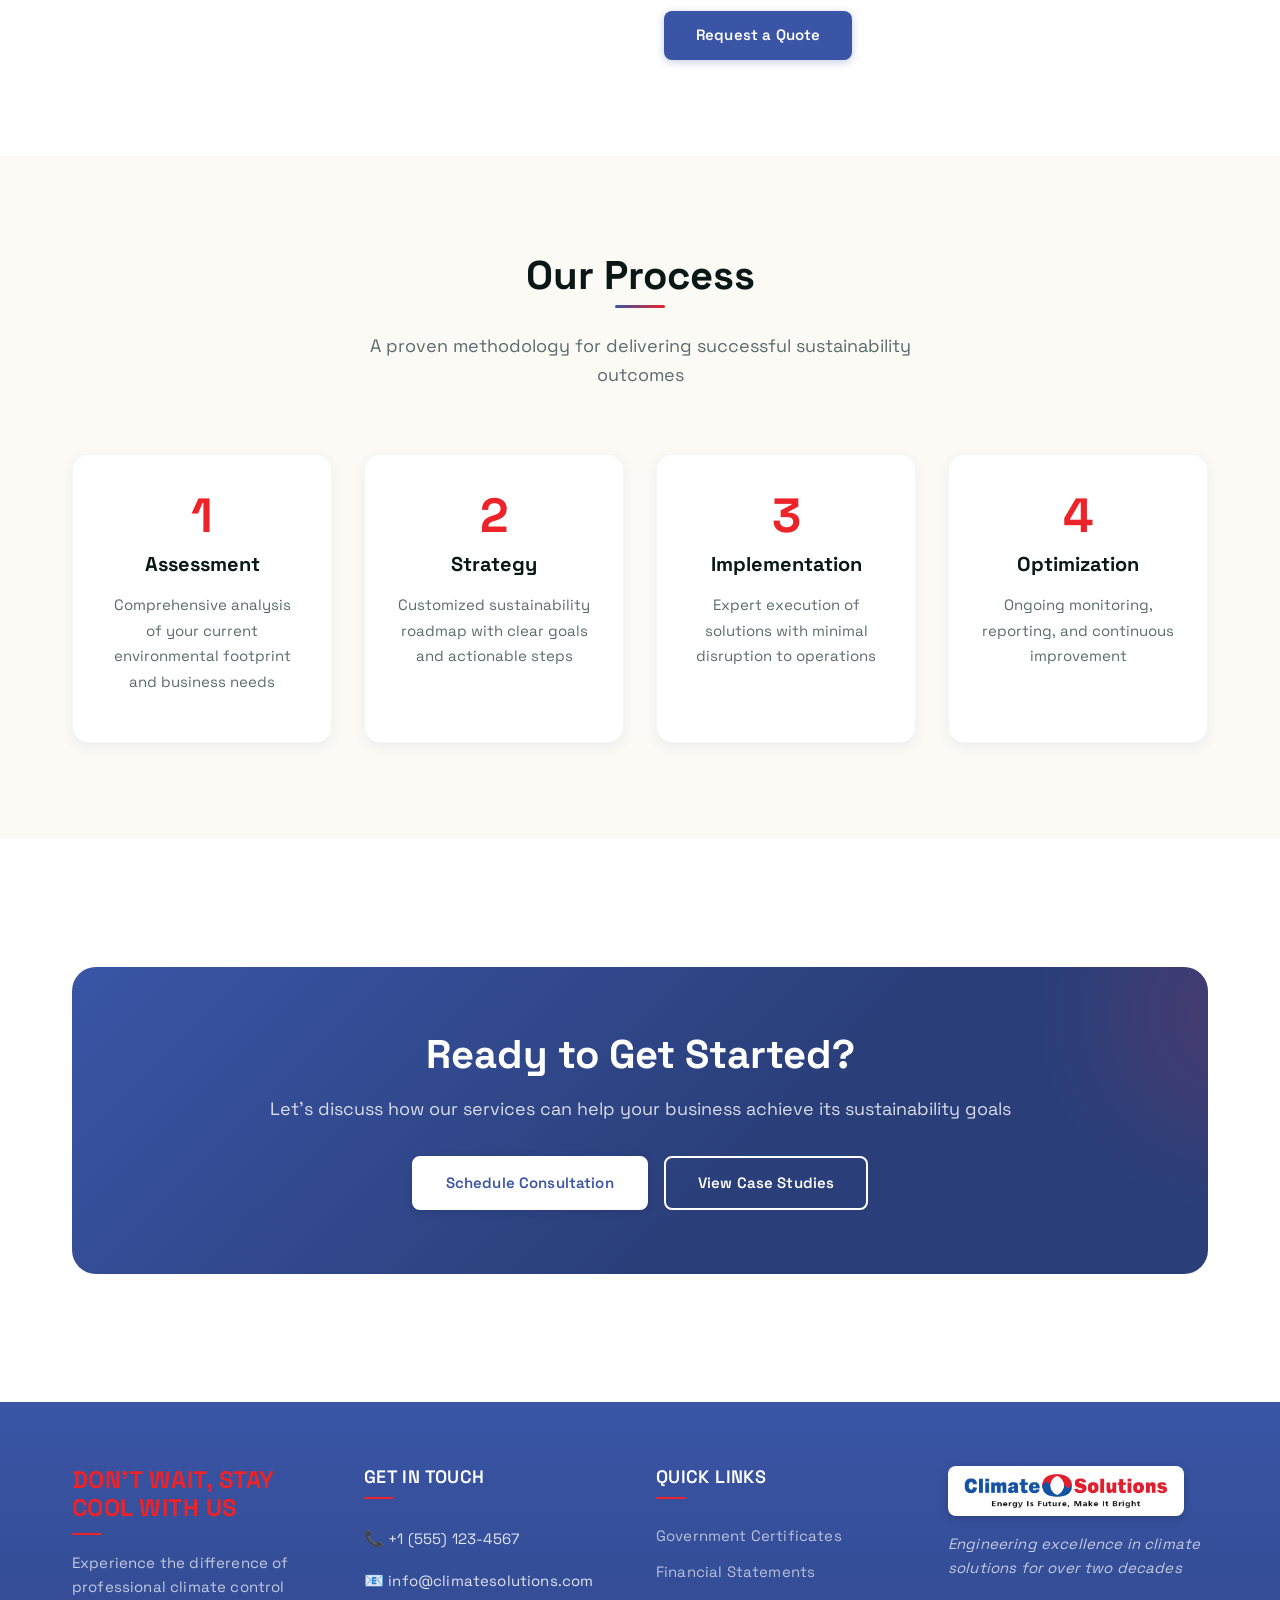
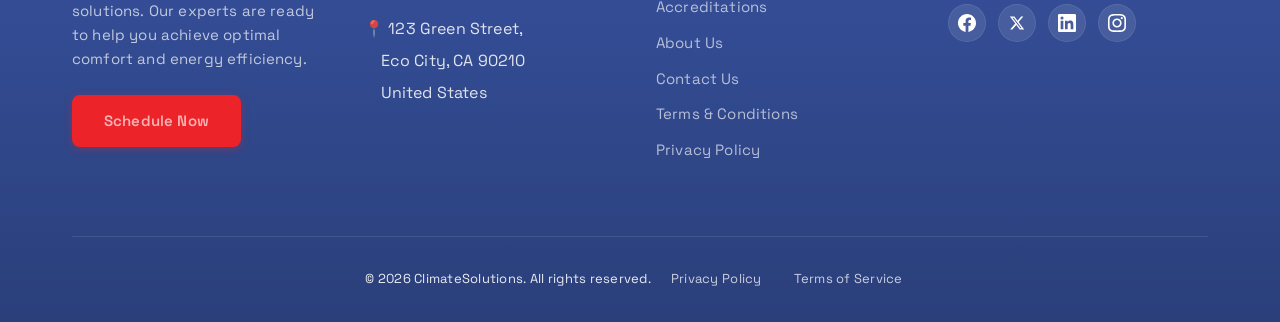
<file: pages/services.html>
<!DOCTYPE html>
<html lang="en">
<head>
    <meta charset="UTF-8">
    <meta name="viewport" content="width=device-width, initial-scale=1.0">
    <meta name="description" content="Comprehensive climate solutions including carbon management, renewable energy, waste solutions, water conservation, ESG consulting, and green building services.">
    <meta property="og:title" content="Our Services - ClimateSolutions">
    <meta property="og:description" content="Discover our comprehensive range of environmental and sustainability services.">
    <title>Services - ClimateSolutions</title>
    <link rel="icon" type="image/x-icon" href="../assets/images/favicon.ico">
    <link rel="preconnect" href="https://fonts.googleapis.com">
    <link rel="preconnect" href="https://fonts.gstatic.com" crossorigin>
    <link href="https://fonts.googleapis.com/css2?family=Space+Grotesk:wght@300;400;500;600;700&family=Newsreader:ital,opsz,wght@0,6..72,300;0,6..72,400;0,6..72,600;1,6..72,400&family=JetBrains+Mono:wght@400;500;600;700&display=swap" rel="stylesheet">
    <link rel="stylesheet" href="../assets/css/styles.css">
</head>
<body>
    <!-- Navigation -->
    <nav class="navbar">
        <div class="nav-container">
            <a href="../index.html" class="logo"><img src="../assets/images/logo_latest.png" alt="ClimateSolutions" style="height: 44px;"></a>
            <ul class="nav-menu">
                <li><a href="../index.html" class="nav-link">Home</a></li>
                <li><a href="about.html" class="nav-link">About Us</a></li>
                <li><a href="services.html" class="nav-link">Services</a></li>
                <li><a href="projects.html" class="nav-link">Projects</a></li>
                <li><a href="contact.html" class="nav-cta">Contact Us</a></li>
            </ul>
            <div class="nav-toggle">
                <span></span>
                <span></span>
                <span></span>
            </div>
        </div>
    </nav>

    <!-- Page Header -->
    <section class="page-header">
        <div class="container">
            <h1>Our Services</h1>
            <p>We deliver specialized climate solutions tailored to the unique demands of diverse industries, ensuring operational excellence and environmental sustainability.</p>
        </div>
    </section>
    <div class="page-header-accent"></div>

    <!-- Manufacturing & Industrial -->
    <section class="section section-light section-watermark" data-section-watermark="INDUSTRY">
        <div class="container">
            <div class="grid grid-2 services-grid-alt" style="align-items: center; gap: 3rem;">
                <div>
                    <div class="card-icon">🏭</div>
                    <h2>Manufacturing & Industrial</h2>
                    <p>Delivering robust carbon reduction and energy efficiency systems engineered for safety and sustainability in industrial settings. Our comprehensive solutions help manufacturers reduce emissions while maintaining operational excellence.</p>
                    <h4 style="margin-top: 1.5rem; margin-bottom: 1rem;">Key Solutions:</h4>
                    <ul style="list-style: none; padding: 0;">
                        <li style="padding: 0.5rem 0;">✓ Carbon reduction systems</li>
                        <li style="padding: 0.5rem 0;">✓ Energy efficiency optimization</li>
                        <li style="padding: 0.5rem 0;">✓ Industrial emissions monitoring</li>
                        <li style="padding: 0.5rem 0;">✓ Sustainable manufacturing practices</li>
                        <li style="padding: 0.5rem 0;">✓ Safety and compliance management</li>
                    </ul>
                    <a href="contact.html" class="btn btn-primary" style="margin-top: 1.5rem;">Request a Quote</a>
                </div>
                <div class="services-image" style="background-image: url('../assets/images/14-scaled-1.jpg'); background-size: cover; background-position: center; height: 400px; border-radius: 0.75rem;"></div>
            </div>
        </div>
    </section>

    <!-- Pharmaceutical & Healthcare -->
    <section class="section section-watermark" data-section-watermark="PHARMA">
        <div class="container">
            <div class="grid grid-2 services-grid-alt" style="align-items: center; gap: 3rem;">
                <div class="services-image" style="background-image: url('../assets/images/15-768x384-1.jpg'); background-size: cover; background-position: center; height: 400px; border-radius: 0.75rem;"></div>
                <div>
                    <div class="card-icon">💊</div>
                    <h2>Pharmaceutical & Healthcare</h2>
                    <p>Providing clean energy solutions and environmental controls crucial for pharmaceutical manufacturing and healthcare facilities. We ensure compliance with strict regulatory standards while promoting sustainability.</p>
                    <h4 style="margin-top: 1.5rem; margin-bottom: 1rem;">Key Solutions:</h4>
                    <ul style="list-style: none; padding: 0;">
                        <li style="padding: 0.5rem 0;">✓ Clean room environmental controls</li>
                        <li style="padding: 0.5rem 0;">✓ Energy-efficient HVAC systems</li>
                        <li style="padding: 0.5rem 0;">✓ Sustainable pharmaceutical manufacturing</li>
                        <li style="padding: 0.5rem 0;">✓ Healthcare facility optimization</li>
                        <li style="padding: 0.5rem 0;">✓ Regulatory compliance support</li>
                    </ul>
                    <a href="contact.html" class="btn btn-primary" style="margin-top: 1.5rem;">Request a Quote</a>
                </div>
            </div>
        </div>
    </section>

    <!-- Renewable Energy -->
    <section class="section section-light section-watermark" data-section-watermark="RENEWABLE">
        <div class="container">
            <div class="grid grid-2 services-grid-alt" style="align-items: center; gap: 3rem;">
                <div>
                    <div class="card-icon">🌬️</div>
                    <h2>Renewable Energy (Wind & Solar)</h2>
                    <p>Supporting renewable energy leaders with comprehensive sustainable solutions for wind and solar energy production facilities. We help optimize clean energy generation and storage systems.</p>
                    <h4 style="margin-top: 1.5rem; margin-bottom: 1rem;">Key Solutions:</h4>
                    <ul style="list-style: none; padding: 0;">
                        <li style="padding: 0.5rem 0;">✓ Wind farm optimization</li>
                        <li style="padding: 0.5rem 0;">✓ Solar panel efficiency systems</li>
                        <li style="padding: 0.5rem 0;">✓ Renewable energy storage</li>
                        <li style="padding: 0.5rem 0;">✓ Grid integration solutions</li>
                        <li style="padding: 0.5rem 0;">✓ Performance monitoring and analytics</li>
                    </ul>
                    <a href="contact.html" class="btn btn-primary" style="margin-top: 1.5rem;">Request a Quote</a>
                </div>
                <div class="services-image" style="background-image: url('../assets/images/16-1024x512-1.jpg'); background-size: cover; background-position: center; height: 400px; border-radius: 0.75rem;"></div>
            </div>
        </div>
    </section>

    <!-- Battery & Energy Storage -->
    <section class="section section-watermark" data-section-watermark="BATTERY">
        <div class="container">
            <div class="grid grid-2 services-grid-alt" style="align-items: center; gap: 3rem;">
                <div class="services-image" style="background-image: url('../assets/images/17-scaled.jpg'); background-size: cover; background-position: center; height: 400px; border-radius: 0.75rem;"></div>
                <div>
                    <div class="card-icon">🔋</div>
                    <h2>Battery & Energy Storage</h2>
                    <p>Installing critical environmental control systems essential for battery manufacturing and energy storage facilities. Our solutions ensure safe, efficient, and sustainable operations.</p>
                    <h4 style="margin-top: 1.5rem; margin-bottom: 1rem;">Key Solutions:</h4>
                    <ul style="list-style: none; padding: 0;">
                        <li style="padding: 0.5rem 0;">✓ Battery manufacturing climate control</li>
                        <li style="padding: 0.5rem 0;">✓ Energy storage optimization</li>
                        <li style="padding: 0.5rem 0;">✓ Safety and monitoring systems</li>
                        <li style="padding: 0.5rem 0;">✓ Thermal management solutions</li>
                        <li style="padding: 0.5rem 0;">✓ Sustainable production processes</li>
                    </ul>
                    <a href="contact.html" class="btn btn-primary" style="margin-top: 1.5rem;">Request a Quote</a>
                </div>
            </div>
        </div>
    </section>

    <!-- Data Centers & IT -->
    <section class="section section-light section-watermark" data-section-watermark="DATACENTERS">
        <div class="container">
            <div class="grid grid-2 services-grid-alt" style="align-items: center; gap: 3rem;">
                <div>
                    <div class="card-icon">💻</div>
                    <h2>Data Centers & IT</h2>
                    <p>Deploying mission-critical cooling and energy optimization solutions to reduce carbon footprint of IT infrastructure. We help data centers achieve efficiency while maintaining reliability.</p>
                    <h4 style="margin-top: 1.5rem; margin-bottom: 1rem;">Key Solutions:</h4>
                    <ul style="list-style: none; padding: 0;">
                        <li style="padding: 0.5rem 0;">✓ Advanced cooling systems</li>
                        <li style="padding: 0.5rem 0;">✓ Energy-efficient infrastructure</li>
                        <li style="padding: 0.5rem 0;">✓ Carbon footprint reduction</li>
                        <li style="padding: 0.5rem 0;">✓ Power management optimization</li>
                        <li style="padding: 0.5rem 0;">✓ Green data center consulting</li>
                    </ul>
                    <a href="contact.html" class="btn btn-primary" style="margin-top: 1.5rem;">Request a Quote</a>
                </div>
                <div class="services-image" style="background-image: url('../assets/images/18-scaled.jpg'); background-size: cover; background-position: center; height: 400px; border-radius: 0.75rem;"></div>
            </div>
        </div>
    </section>

    <!-- Food & Beverage -->
    <section class="section section-watermark" data-section-watermark="FOOD">
        <div class="container">
            <div class="grid grid-2 services-grid-alt" style="align-items: center; gap: 3rem;">
                <div class="services-image" style="background-image: url('../assets/images/19-768x384-1.jpg'); background-size: cover; background-position: center; height: 400px; border-radius: 0.75rem;"></div>
                <div>
                    <div class="card-icon">🍃</div>
                    <h2>Food & Beverage</h2>
                    <p>Designing energy-efficient cold storage and sustainable climate control systems for food production and storage facilities. Our solutions maintain quality while reducing environmental impact.</p>
                    <h4 style="margin-top: 1.5rem; margin-bottom: 1rem;">Key Solutions:</h4>
                    <ul style="list-style: none; padding: 0;">
                        <li style="padding: 0.5rem 0;">✓ Energy-efficient cold storage</li>
                        <li style="padding: 0.5rem 0;">✓ Sustainable climate control</li>
                        <li style="padding: 0.5rem 0;">✓ Food safety compliance</li>
                        <li style="padding: 0.5rem 0;">✓ Waste reduction systems</li>
                        <li style="padding: 0.5rem 0;">✓ Production efficiency optimization</li>
                    </ul>
                    <a href="contact.html" class="btn btn-primary" style="margin-top: 1.5rem;">Request a Quote</a>
                </div>
            </div>
        </div>
    </section>

    <!-- Corporate & Commercial -->
    <section class="section section-light section-watermark" data-section-watermark="CORPORATE">
        <div class="container">
            <div class="grid grid-2 services-grid-alt" style="align-items: center; gap: 3rem;">
                <div>
                    <div class="card-icon">🏢</div>
                    <h2>Corporate & Commercial</h2>
                    <p>Designing net-zero carbon solutions to enhance sustainability and reduce environmental impact in modern offices and commercial buildings. We create comfortable, efficient workspaces.</p>
                    <h4 style="margin-top: 1.5rem; margin-bottom: 1rem;">Key Solutions:</h4>
                    <ul style="list-style: none; padding: 0;">
                        <li style="padding: 0.5rem 0;">✓ Net-zero carbon strategies</li>
                        <li style="padding: 0.5rem 0;">✓ Smart building automation</li>
                        <li style="padding: 0.5rem 0;">✓ Energy-efficient HVAC</li>
                        <li style="padding: 0.5rem 0;">✓ Sustainable workplace design</li>
                        <li style="padding: 0.5rem 0;">✓ Green building certifications</li>
                    </ul>
                    <a href="contact.html" class="btn btn-primary" style="margin-top: 1.5rem;">Request a Quote</a>
                </div>
                <div class="services-image" style="background-image: url('../assets/images/13-scaled.jpg'); background-size: cover; background-position: center; height: 400px; border-radius: 0.75rem;"></div>
            </div>
        </div>
    </section>

    <!-- Hospitality & Retail -->
    <section class="section section-watermark" data-section-watermark="HOSPITALITY">
        <div class="container">
            <div class="grid grid-2 services-grid-alt" style="align-items: center; gap: 3rem;">
                <div class="services-image" style="background-image: url('../assets/images/12-1024x512-1.jpg'); background-size: cover; background-position: center; height: 400px; border-radius: 0.75rem;"></div>
                <div>
                    <div class="card-icon">🏨</div>
                    <h2>Hospitality & Retail</h2>
                    <p>Implementing sustainable climate solutions that enhance guest comfort while achieving environmental goals and reducing operational costs. We help create memorable, eco-friendly experiences.</p>
                    <h4 style="margin-top: 1.5rem; margin-bottom: 1rem;">Key Solutions:</h4>
                    <ul style="list-style: none; padding: 0;">
                        <li style="padding: 0.5rem 0;">✓ Guest comfort optimization</li>
                        <li style="padding: 0.5rem 0;">✓ Energy cost reduction</li>
                        <li style="padding: 0.5rem 0;">✓ Sustainable operations</li>
                        <li style="padding: 0.5rem 0;">✓ Green hospitality consulting</li>
                        <li style="padding: 0.5rem 0;">✓ Retail environment optimization</li>
                    </ul>
                    <a href="contact.html" class="btn btn-primary" style="margin-top: 1.5rem;">Request a Quote</a>
                </div>
            </div>
        </div>
    </section>

    <!-- Process Section -->
    <section class="section section-light">
        <div class="container">
            <div class="section-title">
                <h2>Our Process</h2>
                <p>A proven methodology for delivering successful sustainability outcomes</p>
            </div>
            <div class="grid grid-4">
                <div class="card text-center">
                    <h3 style="color: var(--secondary-color); font-size: 3rem;">1</h3>
                    <h4>Assessment</h4>
                    <p>Comprehensive analysis of your current environmental footprint and business needs</p>
                </div>
                <div class="card text-center">
                    <h3 style="color: var(--secondary-color); font-size: 3rem;">2</h3>
                    <h4>Strategy</h4>
                    <p>Customized sustainability roadmap with clear goals and actionable steps</p>
                </div>
                <div class="card text-center">
                    <h3 style="color: var(--secondary-color); font-size: 3rem;">3</h3>
                    <h4>Implementation</h4>
                    <p>Expert execution of solutions with minimal disruption to operations</p>
                </div>
                <div class="card text-center">
                    <h3 style="color: var(--secondary-color); font-size: 3rem;">4</h3>
                    <h4>Optimization</h4>
                    <p>Ongoing monitoring, reporting, and continuous improvement</p>
                </div>
            </div>
        </div>
    </section>

    <!-- CTA Section -->
    <section class="section">
        <div class="container">
            <div class="cta-banner">
                <h2>Ready to Get Started?</h2>
                <p>Let's discuss how our services can help your business achieve its sustainability goals</p>
                <div style="display: flex; gap: 1rem; justify-content: center; flex-wrap: wrap;">
                    <a href="contact.html" class="btn btn-secondary">Schedule Consultation</a>
                    <a href="projects.html" class="btn btn-outline" style="border-color: white; color: white;">View Case Studies</a>
                </div>
            </div>
        </div>
    </section>

    <!-- Footer -->
    <footer class="footer">
        <div class="container">
            <div class="footer-content">
                <div class="footer-section">
                    <h3 style="color: var(--secondary-color); margin-bottom: 1rem; font-size: 1.5rem; font-weight: 700;">Don't Wait, Stay Cool With Us</h3>
                    <p style="margin-bottom: 1.5rem; line-height: 1.6;">Experience the difference of professional climate control solutions. Our experts are ready to help you achieve optimal comfort and energy efficiency.</p>
                    <a href="contact.html" class="btn btn-accent" style="display: inline-block; padding: 0.875rem 2rem;">Schedule Now</a>
                </div>
                <div class="footer-section">
                    <h3 style="margin-bottom: 1.5rem;">Get in Touch</h3>
                    <ul style="line-height: 2;">
                        <li>📞 <a href="tel:+15551234567" style="color: inherit;">+1 (555) 123-4567</a></li>
                        <li>📧 <a href="mailto:info@climatesolutions.com" style="color: inherit;">info@climatesolutions.com</a></li>
                        <li style="margin-top: 1rem;">📍 123 Green Street,<br>&nbsp;&nbsp;&nbsp;&nbsp;Eco City, CA 90210<br>&nbsp;&nbsp;&nbsp;&nbsp;United States</li>
                    </ul>
                </div>
                <div class="footer-section">
                    <h3 style="margin-bottom: 1.5rem;">Quick Links</h3>
                    <ul>
                        <li><a href="#">Government Certificates</a></li>
                        <li><a href="#">Financial Statements</a></li>
                        <li><a href="#">Accreditations</a></li>
                        <li><a href="about.html">About Us</a></li>
                        <li><a href="contact.html">Contact Us</a></li>
                        <li><a href="#">Terms & Conditions</a></li>
                        <li><a href="#">Privacy Policy</a></li>
                    </ul>
                </div>
                <div class="footer-section">
                    <img src="../assets/images/logo_latest.png" alt="ClimateSolutions" style="height: 50px; margin-bottom: 1rem;">
                    <p style="margin-bottom: 1.5rem; line-height: 1.6; font-style: italic;">Engineering excellence in climate solutions for over two decades</p>
                    <div class="social-links" style="display: flex; gap: 0.75rem; margin-top: 1.5rem;">
                        <a href="#" class="social-link" style="width: 38px; height: 38px; display: flex; align-items: center; justify-content: center; background: rgba(255,255,255,0.1); border-radius: 50%; transition: all 0.3s ease; color: white;" aria-label="Facebook">
                            <svg width="18" height="18" fill="currentColor" viewBox="0 0 24 24"><path d="M24 12.073c0-6.627-5.373-12-12-12s-12 5.373-12 12c0 5.99 4.388 10.954 10.125 11.854v-8.385H7.078v-3.47h3.047V9.43c0-3.007 1.792-4.669 4.533-4.669 1.312 0 2.686.235 2.686.235v2.953H15.83c-1.491 0-1.956.925-1.956 1.874v2.25h3.328l-.532 3.47h-2.796v8.385C19.612 23.027 24 18.062 24 12.073z"/></svg>
                        </a>
                        <a href="#" class="social-link" style="width: 38px; height: 38px; display: flex; align-items: center; justify-content: center; background: rgba(255,255,255,0.1); border-radius: 50%; transition: all 0.3s ease; color: white;" aria-label="X (Twitter)">
                            <svg width="16" height="16" fill="currentColor" viewBox="0 0 24 24"><path d="M18.244 2.25h3.308l-7.227 8.26 8.502 11.24H16.17l-5.214-6.817L4.99 21.75H1.68l7.73-8.835L1.254 2.25H8.08l4.713 6.231zm-1.161 17.52h1.833L7.084 4.126H5.117z"/></svg>
                        </a>
                        <a href="#" class="social-link" style="width: 38px; height: 38px; display: flex; align-items: center; justify-content: center; background: rgba(255,255,255,0.1); border-radius: 50%; transition: all 0.3s ease; color: white;" aria-label="LinkedIn">
                            <svg width="18" height="18" fill="currentColor" viewBox="0 0 24 24"><path d="M20.447 20.452h-3.554v-5.569c0-1.328-.027-3.037-1.852-3.037-1.853 0-2.136 1.445-2.136 2.939v5.667H9.351V9h3.414v1.561h.046c.477-.9 1.637-1.85 3.37-1.85 3.601 0 4.267 2.37 4.267 5.455v6.286zM5.337 7.433a2.062 2.062 0 01-2.063-2.065 2.064 2.064 0 112.063 2.065zm1.782 13.019H3.555V9h3.564v11.452zM22.225 0H1.771C.792 0 0 .774 0 1.729v20.542C0 23.227.792 24 1.771 24h20.451C23.2 24 24 23.227 24 22.271V1.729C24 .774 23.2 0 22.222 0h.003z"/></svg>
                        </a>
                        <a href="#" class="social-link" style="width: 38px; height: 38px; display: flex; align-items: center; justify-content: center; background: rgba(255,255,255,0.1); border-radius: 50%; transition: all 0.3s ease; color: white;" aria-label="Instagram">
                            <svg width="18" height="18" fill="currentColor" viewBox="0 0 24 24"><path d="M12 0C8.74 0 8.333.015 7.053.072 5.775.132 4.905.333 4.14.63c-.789.306-1.459.717-2.126 1.384S.935 3.35.63 4.14C.333 4.905.131 5.775.072 7.053.012 8.333 0 8.74 0 12s.015 3.667.072 4.947c.06 1.277.261 2.148.558 2.913.306.788.717 1.459 1.384 2.126.667.666 1.336 1.079 2.126 1.384.766.296 1.636.499 2.913.558C8.333 23.988 8.74 24 12 24s3.667-.015 4.947-.072c1.277-.06 2.148-.262 2.913-.558.788-.306 1.459-.718 2.126-1.384.666-.667 1.079-1.335 1.384-2.126.296-.765.499-1.636.558-2.913.06-1.28.072-1.687.072-4.947s-.015-3.667-.072-4.947c-.06-1.277-.262-2.149-.558-2.913-.306-.789-.718-1.459-1.384-2.126C21.319 1.347 20.651.935 19.86.63c-.765-.297-1.636-.499-2.913-.558C15.667.012 15.26 0 12 0zm0 2.16c3.203 0 3.585.016 4.85.071 1.17.055 1.805.249 2.227.415.562.217.96.477 1.382.896.419.42.679.819.896 1.381.164.422.36 1.057.413 2.227.057 1.266.07 1.646.07 4.85s-.015 3.585-.074 4.85c-.061 1.17-.256 1.805-.421 2.227-.224.562-.479.96-.899 1.382-.419.419-.824.679-1.38.896-.42.164-1.065.36-2.235.413-1.274.057-1.649.07-4.859.07-3.211 0-3.586-.015-4.859-.074-1.171-.061-1.816-.256-2.236-.421-.569-.224-.96-.479-1.379-.899-.421-.419-.69-.824-.9-1.38-.165-.42-.359-1.065-.42-2.235-.045-1.26-.061-1.649-.061-4.844 0-3.196.016-3.586.061-4.861.061-1.17.255-1.814.42-2.234.21-.57.479-.96.9-1.381.419-.419.81-.689 1.379-.898.42-.166 1.051-.361 2.221-.421 1.275-.045 1.65-.06 4.859-.06l.045.03zm0 3.678a6.162 6.162 0 100 12.324 6.162 6.162 0 100-12.324zM12 16c-2.21 0-4-1.79-4-4s1.79-4 4-4 4 1.79 4 4-1.79 4-4 4zm7.846-10.405a1.441 1.441 0 11-2.882 0 1.441 1.441 0 012.882 0z"/></svg>
                        </a>
                    </div>
                </div>
            </div>
            <div class="footer-bottom">
                <p>
                    <span>&copy; 2026 ClimateSolutions. All rights reserved.</span>
                    <a href="#">Privacy Policy</a>
                    <a href="#">Terms of Service</a>
                </p>
            </div>
        </div>
    </footer>

    <script src="../assets/js/main.js"></script>
</body>
</html>
</file>
<file: assets/css/styles.css>
/* ============================================
   Climate Solutions - Modern Design System 2026
   Brand Blue #3A55A6 | Action Red #EC2329 | Off White #FBFAF4
   ============================================ */

/* Reset & Base */
* {
    margin: 0;
    padding: 0;
    box-sizing: border-box;
}

:root {
    /* Brand Color System — Perplexity-Inspired */
    --primary-color: #3A55A6;
    --primary-dark: #2A3F7A;
    --primary-light: #4A6BC7;
    --primary-ultra-light: #E8ECFA;
    --secondary-color: #EC2329;
    --secondary-dark: #C01D22;
    --secondary-light: #FF4A4F;
    --accent-color: #EC2329;
    --text-dark: #091717;
    --text-medium: #3a4a4a;
    --text-light: #5a6b6b;
    --bg-light: #FBFAF4;
    --bg-white: #ffffff;
    --border-color: #d6e3e0;

    /* Blue Scale */
    --blue-100: #E8ECFA;
    --blue-200: #B8C4F0;
    --blue-300: #7A8FD6;
    --blue-400: #4A6BC7;
    --blue-500: #3A55A6;
    --blue-600: #2D4385;
    --blue-700: #2A3F7A;
    --blue-800: #1A2850;

    /* Warm Accents */
    --orange: #EC2329;
    --yellow: #9B6C22;
    --olive: #707C36;
    --warm-red: #BF505C;

    /* Typography */
    --font-primary: 'Space Grotesk', -apple-system, BlinkMacSystemFont, 'Segoe UI', Roboto, sans-serif;
    --font-heading: 'Space Grotesk', 'Inter', sans-serif;
    --font-editorial: 'Newsreader', Georgia, 'Times New Roman', serif;
    --font-mono: 'JetBrains Mono', 'Fira Code', 'Courier New', monospace;

    /* Spacing */
    --spacing-xs: 0.5rem;
    --spacing-sm: 1rem;
    --spacing-md: 2rem;
    --spacing-lg: 4rem;
    --spacing-xl: 6rem;

    /* Transitions */
    --transition-fast: 0.2s ease;
    --transition-normal: 0.3s cubic-bezier(0.4, 0, 0.2, 1);
    --transition-smooth: 0.5s cubic-bezier(0.4, 0, 0.2, 1);

    /* Shadows */
    --shadow-sm: 0 1px 3px rgba(58, 85, 166, 0.06);
    --shadow-md: 0 4px 12px rgba(58, 85, 166, 0.08);
    --shadow-lg: 0 12px 24px rgba(58, 85, 166, 0.1);
    --shadow-xl: 0 24px 48px rgba(58, 85, 166, 0.12);

    /* Radius */
    --radius-sm: 0.5rem;
    --radius-md: 0.75rem;
    --radius-lg: 1rem;
    --radius-xl: 1.5rem;
    --radius-full: 9999px;
}

html {
    scroll-behavior: smooth;
}

body {
    font-family: var(--font-primary);
    color: var(--text-dark);
    line-height: 1.6;
    font-size: 16px;
    -webkit-font-smoothing: antialiased;
    -moz-osx-font-smoothing: grayscale;
    overflow-x: hidden;
}

/* Typography */
h1, h2, h3, h4, h5, h6 {
    font-family: var(--font-heading);
    font-weight: 700;
    line-height: 1.2;
    margin-bottom: var(--spacing-sm);
    color: var(--text-dark);
}

h1 { font-size: clamp(2.25rem, 5vw, 3.5rem); }
h2 { font-size: clamp(1.75rem, 4vw, 2.5rem); }
h3 { font-size: clamp(1.25rem, 3vw, 1.75rem); }
h4 { font-size: 1.25rem; }
h5 { font-size: 1.125rem; }
h6 { font-size: 1rem; }

p {
    margin-bottom: var(--spacing-sm);
    color: var(--text-medium);
}

a {
    color: var(--primary-color);
    text-decoration: none;
    transition: color var(--transition-fast);
}

a:hover {
    color: var(--primary-dark);
}

img {
    max-width: 100%;
    height: auto;
    display: block;
}

/* Container */
.container {
    max-width: 1200px;
    margin: 0 auto;
    padding: 0 var(--spacing-md);
}

/* ============================================
   Navigation - Glassmorphism
   ============================================ */
.navbar {
    background: rgba(255, 255, 255, 0.95);
    backdrop-filter: blur(20px);
    -webkit-backdrop-filter: blur(20px);
    border-bottom: 1px solid rgba(58, 85, 166, 0.1);
    position: sticky;
    top: 0;
    z-index: 1000;
    transition: all var(--transition-normal);
}

.navbar.scrolled {
    background: rgba(255, 255, 255, 0.98);
    box-shadow: 0 4px 20px rgba(58, 85, 166, 0.15);
}

.nav-container {
    display: flex;
    justify-content: space-between;
    align-items: center;
    padding: 0.75rem var(--spacing-md);
    max-width: 1200px;
    margin: 0 auto;
}

.logo {
    font-size: 1.5rem;
    font-weight: 700;
    color: var(--primary-color);
    display: flex;
    align-items: center;
}

.logo img {
    transition: transform var(--transition-normal);
    filter: drop-shadow(0 2px 4px rgba(0, 0, 0, 0.1));
}

.logo:hover img {
    transform: scale(1.05);
}

.nav-menu {
    display: flex;
    list-style: none;
    gap: 0.25rem;
    align-items: center;
}

.nav-link {
    color: var(--text-dark);
    font-weight: 500;
    padding: 0.5rem 1rem;
    border-radius: var(--radius-sm);
    transition: all var(--transition-normal);
    font-size: 0.9375rem;
}

.nav-link:hover,
.nav-link.active {
    color: var(--primary-color);
    background: var(--primary-ultra-light);
}

.nav-toggle {
    display: none;
    flex-direction: column;
    gap: 5px;
    cursor: pointer;
    padding: 0.5rem;
    border-radius: var(--radius-sm);
    transition: background var(--transition-fast);
}

.nav-toggle:hover {
    background: var(--bg-light);
}

/* Nav CTA Button */
.nav-cta {
    display: inline-flex;
    align-items: center;
    padding: 0.5rem 1.5rem;
    border: 1.5px solid var(--primary-color);
    border-radius: var(--radius-full);
    background: var(--primary-color);
    color: #ffffff;
    font-weight: 600;
    font-size: 0.875rem;
    letter-spacing: 0.02em;
    transition: all var(--transition-normal);
    text-decoration: none;
    white-space: nowrap;
    box-shadow: 0 2px 8px rgba(58, 85, 166, 0.25);
}

.nav-cta:hover {
    background: var(--primary-dark);
    color: #ffffff;
    border-color: var(--primary-dark);
    box-shadow: 0 4px 12px rgba(58, 85, 166, 0.35);
    transform: translateY(-1px);
}

.nav-toggle span {
    width: 22px;
    height: 2px;
    background: var(--text-dark);
    transition: all var(--transition-normal);
    border-radius: 2px;
}

/* ============================================
   Hero Section — Homepage
   ============================================ */
.hero {
    background: linear-gradient(135deg, var(--primary-dark) 0%, var(--primary-color) 40%, var(--primary-light) 70%, var(--primary-color) 100%);
    background-size: 300% 300%;
    animation: heroGradient 12s ease infinite;
    color: white;
    padding: var(--spacing-xl) 0;
    text-align: center;
    position: relative;
    overflow: hidden;
    min-height: 85vh;
    display: flex;
    align-items: center;
}

/* Animated gradient background */
@keyframes heroGradient {
    0%, 100% { background-position: 0% 50%; }
    50% { background-position: 100% 50%; }
}

/* Mesh / Orbs */
.hero::before {
    content: '';
    position: absolute;
    inset: 0;
    background:
        radial-gradient(ellipse 600px 600px at 15% 30%, rgba(236, 35, 41, 0.15) 0%, transparent 70%),
        radial-gradient(ellipse 500px 500px at 85% 70%, rgba(58, 85, 166, 0.25) 0%, transparent 60%),
        radial-gradient(ellipse 300px 300px at 50% 10%, rgba(255, 255, 255, 0.06) 0%, transparent 60%);
    pointer-events: none;
    z-index: 1;
}

/* Geometric floating shapes */
.hero::after {
    content: '';
    position: absolute;
    width: 100%;
    height: 100%;
    top: 0;
    left: 0;
    background:
        url("data:image/svg+xml,%3Csvg xmlns='http://www.w3.org/2000/svg' width='80' height='80'%3E%3Ccircle cx='40' cy='40' r='1.5' fill='rgba(255,255,255,0.08)'/%3E%3C/svg%3E") repeat,
        url("data:image/svg+xml,%3Csvg xmlns='http://www.w3.org/2000/svg' width='200' height='200'%3E%3Cpolygon points='100,10 190,150 10,150' fill='none' stroke='rgba(255,255,255,0.03)' stroke-width='1'/%3E%3C/svg%3E") repeat;
    pointer-events: none;
    z-index: 1;
    animation: heroDrift 30s linear infinite;
}

@keyframes heroDrift {
    0% { transform: translate(0, 0); }
    100% { transform: translate(-80px, -80px); }
}

/* Diagonal bottom slice */
.hero-clip {
    position: absolute;
    bottom: -1px;
    left: 0;
    width: 100%;
    z-index: 3;
}

.hero .container {
    position: relative;
    z-index: 2;
}

.hero h1 {
    font-size: clamp(2.75rem, 5.5vw, 4.25rem);
    margin-bottom: var(--spacing-sm);
    color: white;
    letter-spacing: -0.03em;
    line-height: 1.1;
    text-shadow: 0 2px 30px rgba(0, 0, 0, 0.2);
}

.hero p {
    font-size: clamp(1.05rem, 1.5vw, 1.3rem);
    margin-bottom: var(--spacing-md);
    opacity: 0.9;
    color: rgba(255, 255, 255, 0.88);
    line-height: 1.75;
}

/* Floating badge on hero */
.hero-badge {
    display: inline-flex;
    align-items: center;
    gap: 0.5rem;
    background: rgba(255, 255, 255, 0.1);
    backdrop-filter: blur(12px);
    -webkit-backdrop-filter: blur(12px);
    border: 1px solid rgba(255, 255, 255, 0.15);
    border-radius: var(--radius-full);
    padding: 0.5rem 1.25rem;
    font-size: 0.875rem;
    font-weight: 500;
    color: white;
    margin-bottom: 1.5rem;
    animation: fadeInUp 0.6s ease both;
}

.hero-badge::before {
    content: '';
    width: 8px;
    height: 8px;
    border-radius: 50%;
    background: var(--secondary-color);
    animation: pulse 2s ease infinite;
}

@keyframes pulse {
    0%, 100% { box-shadow: 0 0 0 0 rgba(236, 35, 41, 0.5); }
    50% { box-shadow: 0 0 0 8px rgba(236, 35, 41, 0); }
}

/* ============================================
   Sub-Page Hero / Page Header
   ============================================ */
.page-header {
    background: linear-gradient(160deg, var(--primary-dark) 0%, var(--primary-color) 50%, var(--primary-light) 100%);
    background-size: 200% 200%;
    animation: heroGradient 10s ease infinite;
    color: white;
    padding: 7rem 0 3.5rem;
    text-align: center;
    position: relative;
    overflow: hidden;
}

/* Decorative top-right accent ring */
.page-header::before {
    content: '';
    position: absolute;
    width: 400px;
    height: 400px;
    border: 2px solid rgba(255, 255, 255, 0.06);
    border-radius: 50%;
    top: -180px;
    right: -100px;
    pointer-events: none;
}

/* Bottom-left accent ring */
.page-header::after {
    content: '';
    position: absolute;
    width: 300px;
    height: 300px;
    border: 2px solid rgba(236, 35, 41, 0.08);
    border-radius: 50%;
    bottom: -120px;
    left: -80px;
    pointer-events: none;
}

.page-header .container {
    position: relative;
    z-index: 2;
}

.page-header h1 {
    font-size: clamp(2.25rem, 4.5vw, 3.25rem);
    margin-bottom: 0.75rem;
    color: white;
    letter-spacing: -0.02em;
    text-shadow: 0 2px 20px rgba(0, 0, 0, 0.15);
}

.page-header p {
    font-size: 1.125rem;
    color: rgba(255, 255, 255, 0.8);
    max-width: 560px;
    margin: 0 auto;
    line-height: 1.7;
}

/* Breadcrumb */
.breadcrumb {
    display: flex;
    justify-content: center;
    align-items: center;
    gap: 0.5rem;
    margin-top: 1.25rem;
    font-size: 0.875rem;
    color: rgba(255, 255, 255, 0.55);
}

.breadcrumb a {
    color: rgba(255, 255, 255, 0.7);
    text-decoration: none;
    transition: color var(--transition-fast);
}

.breadcrumb a:hover {
    color: white;
}

.breadcrumb span {
    color: var(--secondary-color);
    font-weight: 600;
}

/* Accent line under page-header */
.page-header-accent {
    height: 3px;
    background: linear-gradient(90deg, var(--primary-color), var(--secondary-color), var(--primary-light));
    background-size: 200% 100%;
    animation: accentSlide 3s ease infinite;
}

@keyframes accentSlide {
    0%, 100% { background-position: 0% 50%; }
    50% { background-position: 100% 50%; }
}

/* ============================================
   Buttons
   ============================================ */
.btn {
    display: inline-flex;
    align-items: center;
    justify-content: center;
    padding: 0.8rem 2rem;
    border-radius: var(--radius-sm);
    font-weight: 600;
    text-align: center;
    cursor: pointer;
    transition: all var(--transition-normal);
    border: none;
    font-size: 0.9375rem;
    letter-spacing: 0.01em;
    gap: 0.5rem;
}

.btn-primary {
    background: var(--primary-color);
    color: white;
    box-shadow: 0 2px 8px rgba(58, 85, 166, 0.3);
}

.btn-primary:hover {
    background: var(--primary-dark);
    transform: translateY(-2px);
    box-shadow: 0 6px 20px rgba(58, 85, 166, 0.35);
    color: white;
}

.btn-secondary {
    background: white;
    color: var(--primary-color);
    border: 2px solid white;
    box-shadow: 0 2px 8px rgba(0, 0, 0, 0.1);
}

.btn-secondary:hover {
    background: transparent;
    color: white;
    transform: translateY(-2px);
}

.btn-accent {
    background: var(--secondary-color);
    color: white;
    box-shadow: 0 2px 8px rgba(236, 35, 41, 0.3);
}

.btn-accent:hover {
    background: var(--secondary-dark);
    transform: translateY(-2px);
    box-shadow: 0 6px 20px rgba(236, 35, 41, 0.35);
    color: white;
}

.btn-outline {
    background: transparent;
    color: var(--primary-color);
    border: 2px solid var(--primary-color);
}

.btn-outline:hover {
    background: var(--primary-color);
    color: white;
    transform: translateY(-2px);
    box-shadow: 0 6px 20px rgba(58, 85, 166, 0.25);
}

/* ============================================
   Section Styling
   ============================================ */
.section {
    padding: var(--spacing-xl) 0;
    position: relative;
}

.section-light {
    background: var(--bg-light);
}

.section-title {
    text-align: center;
    margin-bottom: var(--spacing-lg);
}

.section-title h2 {
    font-size: clamp(1.75rem, 4vw, 2.5rem);
    color: var(--text-dark);
    position: relative;
    display: inline-block;
}

.section-title h2::after {
    content: '';
    position: absolute;
    bottom: -8px;
    left: 50%;
    transform: translateX(-50%);
    width: 50px;
    height: 3px;
    background: linear-gradient(90deg, var(--primary-color), var(--secondary-color));
    border-radius: 3px;
}

.section-title p {
    font-size: 1.125rem;
    color: var(--text-light);
    max-width: 600px;
    margin: 1rem auto 0;
}

/* ============================================
   Grid Layouts
   ============================================ */
.grid {
    display: grid;
    gap: var(--spacing-md);
}

.grid-2 {
    grid-template-columns: repeat(auto-fit, minmax(300px, 1fr));
}

.grid-3 {
    grid-template-columns: repeat(auto-fit, minmax(280px, 1fr));
}

.grid-4 {
    grid-template-columns: repeat(auto-fit, minmax(250px, 1fr));
}

/* ============================================
   Cards
   ============================================ */
.card {
    background: var(--bg-white);
    border-radius: var(--radius-lg);
    padding: var(--spacing-md);
    box-shadow: var(--shadow-md);
    transition: all var(--transition-normal);
    border: 1px solid rgba(58, 85, 166, 0.06);
    position: relative;
    overflow: hidden;
}

.card::before {
    content: '';
    position: absolute;
    top: 0;
    left: 0;
    right: 0;
    height: 3px;
    background: linear-gradient(90deg, var(--primary-color), var(--secondary-color));
    opacity: 0;
    transition: opacity var(--transition-normal);
}

.card:hover {
    transform: translateY(-6px);
    box-shadow: var(--shadow-xl);
}

.card:hover::before {
    opacity: 1;
}

/* Industry Watermark on Cards */
.card[data-watermark]::after {
    content: attr(data-watermark);
    position: absolute;
    bottom: -10px;
    right: -5px;
    font-size: 7rem;
    line-height: 1;
    opacity: 0.045;
    pointer-events: none;
    z-index: 0;
    transition: all 0.6s cubic-bezier(0.4, 0, 0.2, 1);
    filter: grayscale(1);
}

.card[data-watermark]:hover::after {
    opacity: 0.12;
    filter: grayscale(0);
    transform: scale(1.08) rotate(-4deg);
}

/* Section Watermark */
.section-watermark {
    position: relative;
    overflow: hidden;
}

.section-watermark::before {
    content: attr(data-section-watermark);
    position: absolute;
    top: 50%;
    left: 50%;
    transform: translate(-50%, -50%);
    font-size: clamp(12rem, 20vw, 24rem);
    font-weight: 800;
    font-family: var(--font-heading);
    color: var(--primary-color);
    opacity: 0.025;
    pointer-events: none;
    z-index: 0;
    white-space: nowrap;
    letter-spacing: -0.04em;
    line-height: 1;
}

.section-watermark > * {
    position: relative;
    z-index: 1;
}

.card-icon {
    width: 56px;
    height: 56px;
    background: linear-gradient(135deg, var(--primary-color), var(--primary-light));
    border-radius: var(--radius-md);
    display: flex;
    align-items: center;
    justify-content: center;
    font-size: 1.5rem;
    color: white;
    margin-bottom: var(--spacing-sm);
    box-shadow: 0 4px 12px rgba(58, 85, 166, 0.2);
}

.card h3 {
    color: var(--text-dark);
    margin-bottom: var(--spacing-xs);
    font-size: 1.25rem;
}

.card p {
    color: var(--text-light);
    font-size: 0.9375rem;
    line-height: 1.7;
}

/* ============================================
   Timeline / Alternating Design
   ============================================ */
.expertise-timeline {
    max-width: 1100px;
    margin: 2rem auto 0;
    position: relative;
    padding: 2rem 0;
}

.expertise-timeline::before {
    content: '';
    position: absolute;
    left: 50%;
    top: 0;
    bottom: 0;
    width: 4px;
    background: linear-gradient(180deg, 
        var(--primary-color) 0%, 
        var(--primary-light) 50%, 
        var(--secondary-color) 100%);
    transform: translateX(-50%);
    border-radius: 2px;
    box-shadow: 0 0 10px rgba(58, 85, 166, 0.2);
}

.timeline-item {
    position: relative;
    margin-bottom: 1.75rem;
    display: grid;
    grid-template-columns: 1fr 80px 1fr;
    gap: 1.5rem;
    align-items: center;
}

.timeline-item:last-child {
    margin-bottom: 0;
}

/* Alternating pattern: odd items on left, even on right */
.timeline-item:nth-child(odd) .timeline-content {
    grid-column: 1;
    text-align: right;
}

.timeline-item:nth-child(odd) .timeline-marker {
    grid-column: 2;
}

.timeline-item:nth-child(odd) .timeline-content:nth-child(3) {
    grid-column: 3;
    visibility: hidden;
}

.timeline-item:nth-child(even) .timeline-content:first-child {
    grid-column: 1;
    visibility: hidden;
}

.timeline-item:nth-child(even) .timeline-marker {
    grid-column: 2;
}

.timeline-item:nth-child(even) .timeline-content:nth-child(3) {
    grid-column: 3;
    text-align: left;
}

.timeline-marker {
    display: flex;
    align-items: center;
    justify-content: center;
    z-index: 2;
}

.timeline-number {
    width: 56px;
    height: 56px;
    border-radius: 50%;
    background: linear-gradient(135deg, var(--primary-color), var(--primary-light));
    color: white;
    display: flex;
    align-items: center;
    justify-content: center;
    font-weight: 800;
    font-size: 1.25rem;
    box-shadow: 0 4px 20px rgba(58, 85, 166, 0.4);
    border: 5px solid white;
    transition: all var(--transition-normal);
}

.timeline-item:hover .timeline-number {
    transform: scale(1.15);
    box-shadow: 0 8px 30px rgba(58, 85, 166, 0.5);
    background: linear-gradient(135deg, var(--secondary-color), var(--primary-color));
}

.timeline-content {
    background: white;
    padding: 1.25rem 1.5rem;
    border-radius: var(--radius-md);
    box-shadow: var(--shadow-md);
    border: 1px solid rgba(58, 85, 166, 0.1);
    transition: all var(--transition-normal);
    position: relative;
    overflow: hidden;
}

.timeline-content::before {
    content: '';
    position: absolute;
    top: 0;
    height: 4px;
    background: linear-gradient(90deg, var(--primary-color), var(--secondary-color));
    transform: scaleX(0);
    transition: transform var(--transition-smooth);
}

.timeline-item:nth-child(odd) .timeline-content::before {
    right: 0;
    left: 0;
    transform-origin: right;
}

.timeline-item:nth-child(even) .timeline-content::before {
    left: 0;
    right: 0;
    transform-origin: left;
}

.timeline-item:hover .timeline-content {
    box-shadow: var(--shadow-xl);
    border-color: rgba(58, 85, 166, 0.2);
    transform: scale(1.03);
}

.timeline-item:hover .timeline-content::before {
    transform: scaleX(1);
}

.timeline-content h3 {
    color: var(--text-dark);
    font-size: 1.0625rem;
    margin-bottom: 0.5rem;
    font-weight: 700;
    line-height: 1.3;
}

.timeline-content p {
    color: var(--text-light);
    line-height: 1.6;
    font-size: 0.875rem;
    margin: 0;
}

/* Timeline Responsive */
@media (max-width: 992px) {
    .expertise-timeline {
        padding: 2rem 0 2rem 0;
        position: relative;
    }
    
    .expertise-timeline::before {
        left: 24px;
        transform: none;
    }
    
    .timeline-item {
        display: flex;
        flex-direction: row;
        align-items: flex-start;
        gap: 1rem;
        position: relative;
        padding-left: 0;
    }
    
    /* Hide empty timeline-content divs on mobile */
    .timeline-item .timeline-content:empty {
        display: none;
    }
    
    /* Ensure marker always comes first, then content */
    .timeline-marker {
        order: 1;
        flex-shrink: 0;
        width: 48px;
        min-width: 48px;
        display: flex;
        align-items: center;
        justify-content: center;
        position: relative;
        z-index: 2;
    }
    
    /* All content comes after marker */
    .timeline-item .timeline-content {
        order: 2;
        text-align: left;
        flex: 1;
    }
    
    .timeline-content::before {
        display: none;
    }
    
    .timeline-number {
        width: 48px;
        height: 48px;
        font-size: 1.125rem;
        border-width: 4px;
    }
    
    .timeline-content {
        padding: 1.125rem 1.25rem;
    }
    
    .timeline-content h3 {
        font-size: 1.0625rem;
    }
    
    .timeline-item {
        margin-bottom: 2rem;
    }
}

/* ============================================
   Testimonials
   ============================================ */
.testimonial {
    background: var(--bg-white);
    padding: var(--spacing-md);
    border-radius: var(--radius-lg);
    box-shadow: var(--shadow-md);
    border-left: 4px solid var(--primary-color);
    transition: all var(--transition-normal);
}

.testimonial:hover {
    box-shadow: var(--shadow-lg);
    transform: translateY(-4px);
}

.testimonial-text {
    font-style: italic;
    color: var(--text-medium);
    margin-bottom: var(--spacing-sm);
    font-size: 1.0625rem;
    line-height: 1.7;
}

.testimonial-author {
    display: flex;
    align-items: center;
    gap: var(--spacing-sm);
}

.testimonial-avatar {
    width: 48px;
    height: 48px;
    border-radius: 50%;
    background: var(--primary-ultra-light);
    display: flex;
    align-items: center;
    justify-content: center;
    font-size: 1.25rem;
    font-weight: 700;
    color: var(--primary-color);
}

.testimonial-avatar::after {
    content: attr(data-initials);
}

.testimonial-info h4 {
    font-size: 1rem;
    margin-bottom: 0.15rem;
    color: var(--text-dark);
}

.testimonial-info p {
    font-size: 0.875rem;
    color: var(--text-light);
    margin: 0;
}

/* ============================================
   CTA Banner
   ============================================ */
.cta-banner {
    background: linear-gradient(135deg, var(--primary-color) 0%, var(--primary-dark) 60%, var(--primary-dark) 100%);
    color: white;
    text-align: center;
    padding: var(--spacing-lg) var(--spacing-md);
    border-radius: var(--radius-xl);
    margin: var(--spacing-md) 0;
    position: relative;
    overflow: hidden;
}

.cta-banner::before {
    content: '';
    position: absolute;
    top: -50%;
    right: -20%;
    width: 400px;
    height: 400px;
    background: radial-gradient(circle, rgba(236, 35, 41, 0.15) 0%, transparent 70%);
    pointer-events: none;
}

.cta-banner h2 {
    margin-bottom: var(--spacing-sm);
    color: white;
    position: relative;
}

.cta-banner p {
    font-size: 1.125rem;
    margin-bottom: var(--spacing-md);
    opacity: 0.9;
    color: rgba(255, 255, 255, 0.9);
}

/* ============================================
   Footer - Deep Brand Blue, Professional
   ============================================ */
.footer {
    background: linear-gradient(180deg, var(--primary-color) 0%, var(--primary-dark) 100%);
    color: rgba(255, 255, 255, 0.85);
    padding: var(--spacing-lg) 0 var(--spacing-md);
    font-family: var(--font-primary);
    letter-spacing: 0.01em;
}

.footer-content {
    display: grid;
    grid-template-columns: repeat(auto-fit, minmax(250px, 1fr));
    gap: var(--spacing-md);
    margin-bottom: var(--spacing-md);
}

.footer-section h3 {
    margin-bottom: 1.25rem;
    color: #ffffff;
    font-family: var(--font-heading);
    font-size: 1.125rem;
    font-weight: 600;
    letter-spacing: 0.02em;
    text-transform: uppercase;
    position: relative;
    padding-bottom: 0.75rem;
}

.footer-section h3::after {
    content: '';
    position: absolute;
    bottom: 0;
    left: 0;
    width: 30px;
    height: 2px;
    background: var(--secondary-color);
    border-radius: 2px;
}

.footer-section p {
    color: rgba(255, 255, 255, 0.7);
    font-size: 0.9375rem;
    line-height: 1.7;
}

.footer-section img {
    background: white;
    padding: 0.5rem 1rem;
    border-radius: var(--radius-sm);
    box-shadow: 0 2px 8px rgba(0, 0, 0, 0.2);
}

.footer-section ul {
    list-style: none;
}

.footer-section ul li {
    margin-bottom: 0.625rem;
}

.footer-section a {
    color: rgba(255, 255, 255, 0.65);
    transition: all var(--transition-normal);
    font-size: 0.9375rem;
    line-height: 1.6;
}

.footer-section a:hover {
    color: #ffffff;
    padding-left: 5px;
}

.footer-bottom {
    border-top: 1px solid rgba(255, 255, 255, 0.1);
    padding-top: var(--spacing-md);
    margin-top: var(--spacing-lg);
    text-align: center;
    color: rgba(255, 255, 255, 0.9);
    font-size: 0.8125rem;
    letter-spacing: 0.02em;
}

.footer-bottom p {
    margin: 0;
    display: flex;
    flex-direction: column;
    gap: 0.5rem;
    align-items: center;
}

.footer-bottom span {
    color: rgba(255, 255, 255, 0.9);
}

.footer-bottom a {
    color: rgba(255, 255, 255, 0.75);
    transition: all var(--transition-normal);
    margin: 0 0.75rem;
}

.footer-bottom a:hover {
    color: #ffffff;
    text-decoration: underline;
}

@media (min-width: 768px) {
    .footer-bottom p {
        flex-direction: row;
        justify-content: center;
    }
}

/* ============================================
   Form Styling
   ============================================ */
.form-group {
    margin-bottom: 1.25rem;
}

.form-group label {
    display: block;
    margin-bottom: 0.5rem;
    font-weight: 500;
    color: var(--text-dark);
    font-size: 0.9375rem;
}

.form-control {
    width: 100%;
    padding: 0.8rem 1rem;
    border: 1.5px solid var(--border-color);
    border-radius: var(--radius-sm);
    font-size: 1rem;
    font-family: var(--font-primary);
    transition: all var(--transition-normal);
    background: var(--bg-white);
    color: var(--text-dark);
}

.form-control:focus {
    outline: none;
    border-color: var(--primary-color);
    box-shadow: 0 0 0 3px rgba(58, 85, 166, 0.12);
}

.form-control::placeholder {
    color: #9ca3af;
}

textarea.form-control {
    resize: vertical;
    min-height: 130px;
}

.form-error {
    color: var(--secondary-color);
    font-size: 0.8125rem;
    margin-top: 0.35rem;
    font-weight: 500;
}

/* ============================================
   Project Showcase
   ============================================ */
.project-item {
    position: relative;
    overflow: hidden;
    border-radius: var(--radius-lg);
    cursor: pointer;
    box-shadow: var(--shadow-md);
    transition: all var(--transition-normal);
}

.project-item:hover {
    box-shadow: var(--shadow-xl);
    transform: translateY(-4px);
}

.project-image {
    width: 100%;
    height: 300px;
    background: linear-gradient(135deg, var(--primary-color), var(--primary-dark));
    transition: transform var(--transition-smooth);
}

.project-item:hover .project-image {
    transform: scale(1.05);
}

.project-info {
    padding: 1.25rem var(--spacing-sm);
    background: var(--bg-white);
}

.project-info h3 {
    color: var(--text-dark);
    margin-bottom: 0.5rem;
    font-size: 1.125rem;
}

.project-info p {
    color: var(--text-light);
    font-size: 0.9375rem;
    line-height: 1.6;
}

/* ============================================
   Blog Card
   ============================================ */
.blog-card {
    background: var(--bg-white);
    border-radius: var(--radius-lg);
    overflow: hidden;
    box-shadow: var(--shadow-md);
    transition: all var(--transition-normal);
    border: 1px solid rgba(58, 85, 166, 0.06);
}

.blog-card:hover {
    transform: translateY(-6px);
    box-shadow: var(--shadow-xl);
}

.blog-image {
    width: 100%;
    height: 200px;
    background: linear-gradient(135deg, var(--primary-color), var(--primary-dark));
    transition: transform var(--transition-smooth);
    overflow: hidden;
}

.blog-card:hover .blog-image {
    transform: scale(1.03);
}

.blog-content {
    padding: 1.25rem var(--spacing-sm);
}

.blog-meta {
    font-size: 0.8125rem;
    color: var(--text-light);
    margin-bottom: 0.5rem;
    text-transform: uppercase;
    letter-spacing: 0.03em;
    font-weight: 500;
}

.blog-content h3 {
    margin-bottom: 0.5rem;
    font-size: 1.125rem;
    color: var(--text-dark);
}

.blog-content p {
    color: var(--text-light);
    font-size: 0.9375rem;
    line-height: 1.6;
}

/* ============================================
   Contact Info
   ============================================ */
.contact-info {
    display: flex;
    flex-direction: column;
    gap: 1.5rem;
}

.contact-item {
    display: flex;
    align-items: flex-start;
    gap: var(--spacing-sm);
}

.contact-icon {
    width: 44px;
    height: 44px;
    background: linear-gradient(135deg, var(--primary-color), var(--primary-light));
    border-radius: var(--radius-sm);
    display: flex;
    align-items: center;
    justify-content: center;
    color: white;
    font-size: 1.25rem;
    flex-shrink: 0;
    box-shadow: 0 4px 12px rgba(58, 85, 166, 0.2);
}

.contact-details h4 {
    margin-bottom: 0.25rem;
    font-size: 1rem;
    color: var(--text-dark);
}

.contact-details p {
    color: var(--text-light);
    margin: 0;
    font-size: 0.9375rem;
}

/* Map Placeholder */
.map-placeholder {
    width: 100%;
    height: 400px;
    background: var(--bg-light);
    border-radius: var(--radius-lg);
    display: flex;
    flex-direction: column;
    align-items: center;
    justify-content: center;
    color: var(--text-light);
    font-size: 1.125rem;
    border: 2px dashed var(--border-color);
}

/* ============================================
   Social Links
   ============================================ */
.social-links {
    display: flex;
    gap: 0.75rem;
}

.social-link {
    width: 40px;
    height: 40px;
    background: rgba(255, 255, 255, 0.08);
    border-radius: 50%;
    display: flex;
    align-items: center;
    justify-content: center;
    color: white;
    transition: all var(--transition-normal);
    border: 1px solid rgba(255, 255, 255, 0.08);
}

.social-link:hover {
    background: var(--primary-color);
    border-color: var(--primary-color);
    transform: translateY(-3px);
    box-shadow: 0 4px 12px rgba(58, 85, 166, 0.3);
}

/* ============================================
   Stats Section
   ============================================ */
.stats-section {
    background: var(--bg-white);
    border-top: 1px solid var(--border-color);
    border-bottom: 1px solid var(--border-color);
}

.stat-card {
    padding: 2rem 1.5rem;
    background: var(--bg-light);
    border-radius: var(--radius-lg);
    text-align: center;
    transition: all var(--transition-normal);
    border: 1px solid transparent;
}

.stat-card:hover {
    transform: translateY(-5px);
    box-shadow: var(--shadow-lg);
    border-color: rgba(58, 85, 166, 0.1);
}

/* ============================================
   Animations
   ============================================ */
@keyframes fadeInUp {
    from { opacity: 0; transform: translateY(24px); }
    to { opacity: 1; transform: translateY(0); }
}

@keyframes scroll {
    0% { transform: translateX(0); }
    100% { transform: translateX(-50%); }
}

.fade-in {
    animation: fadeInUp 0.6s cubic-bezier(0.4, 0, 0.2, 1);
}

/* Scroll reveal */
.reveal {
    opacity: 0;
    transform: translateY(30px);
    transition: all 0.7s cubic-bezier(0.4, 0, 0.2, 1);
}

.reveal.visible {
    opacity: 1;
    transform: translateY(0);
}

/* ============================================
   Responsive Design
   ============================================ */
@media (max-width: 768px) {
    h1 { font-size: 2rem; }
    h2 { font-size: 1.75rem; }
    h3 { font-size: 1.25rem; }

    .hero h1 { font-size: 2.25rem; }
    .hero { min-height: 70vh; }
    .page-header { padding: 6rem 0 2.5rem; }
    .page-header::before { width: 250px; height: 250px; }
    .page-header::after { width: 200px; height: 200px; }

    .nav-menu {
        position: fixed;
        left: -100%;
        top: 0;
        flex-direction: column;
        background: rgba(255, 255, 255, 0.98);
        backdrop-filter: blur(20px);
        width: 100%;
        height: 100vh;
        justify-content: center;
        text-align: center;
        transition: left var(--transition-normal);
        padding: var(--spacing-md) 0;
        gap: 0.25rem;
        z-index: 999;
    }

    .nav-menu.active { left: 0; }

    .nav-menu li { width: 100%; }

    .nav-link {
        display: block;
        width: 100%;
        padding: 0.875rem var(--spacing-sm);
        font-size: 1.125rem;
    }

    .nav-toggle {
        display: flex;
        z-index: 1000;
    }

    .section { padding: var(--spacing-lg) 0; }
    .container { padding: 0 var(--spacing-sm); }

    .grid-2,
    .grid-3,
    .grid-4 { grid-template-columns: 1fr; }

    .cta-banner {
        border-radius: var(--radius-lg);
        padding: var(--spacing-md);
    }

    .footer-content { grid-template-columns: 1fr; }
}

@media (max-width: 480px) {
    .hero { padding: var(--spacing-lg) 0; min-height: 60vh; }
    .page-header { padding: 5.5rem 0 2rem; }
    .btn { padding: 0.7rem 1.5rem; font-size: 0.875rem; }
    
    /* Small screen specific */
    .hero-badge {
        font-size: 0.75rem;
        padding: 0.375rem 1rem;
    }
    
    .card {
        padding: var(--spacing-sm);
    }
    
    .card-icon {
        width: 48px;
        height: 48px;
        font-size: 1.25rem;
    }
    
    .testimonial {
        padding: var(--spacing-sm);
    }
    
    .testimonial-text {
        font-size: 0.9375rem;
    }
    
    .project-image,
    .blog-image {
        height: 180px;
    }
    
    .form-control {
        padding: 0.75rem;
        font-size: 16px; /* Prevents zoom on iOS */
    }
    
    select.form-control {
        font-size: 16px;
    }
    
    .contact-icon {
        width: 40px;
        height: 40px;
        font-size: 1rem;
    }
    
    .social-links {
        justify-content: center;
    }
}

/* ============================================
   Enhanced Mobile Responsive Styles
   ============================================ */

/* Tablet Landscape */
@media (max-width: 1024px) {
    .stats-grid-4 {
        grid-template-columns: repeat(2, 1fr) !important;
    }
}

/* Tablet Portrait and Mobile */
@media (max-width: 768px) {
    /* Navigation hamburger animation */
    .nav-toggle.active span:nth-child(1) {
        transform: rotate(45deg) translate(6px, 6px);
    }
    
    .nav-toggle.active span:nth-child(2) {
        opacity: 0;
        transform: translateX(-10px);
    }
    
    .nav-toggle.active span:nth-child(3) {
        transform: rotate(-45deg) translate(6px, -6px);
    }
    
    .nav-cta {
        margin: 0.5rem auto;
        width: fit-content;
    }
    
    /* Stats section mobile grid */
    .stats-grid-4 {
        grid-template-columns: repeat(2, 1fr) !important;
        gap: 1rem !important;
    }
    
    .stat-card h2 {
        font-size: 2.5rem !important;
    }
    
    /* Featured blog card grid */
    .blog-featured-grid {
        grid-template-columns: 1fr !important;
    }
    
    .blog-featured-image {
        height: 200px !important;
    }
    
    /* Services alternating sections */
    .services-grid-alt {
        grid-template-columns: 1fr !important;
    }
    
    .services-image {
        height: 250px !important;
        order: -1 !important;
    }
    
    /* Blog detail article */
    .article-meta {
        flex-direction: column;
        gap: 0.5rem !important;
    }
    
    .article-hero-image {
        height: 250px !important;
    }
    
    /* Contact page grid */
    .contact-grid {
        grid-template-columns: 1fr !important;
    }
    
    /* Map placeholder */
    .map-placeholder {
        height: 250px;
    }
    
    /* Scrolling marquee - slower on mobile */
    .marquee-content {
        animation-duration: 20s !important;
    }
    
    .marquee-content span {
        padding: 0 1.5rem !important;
        font-size: 0.9375rem !important;
    }
    
    /* About page story grid */
    .story-grid {
        grid-template-columns: 1fr !important;
    }
    
    .story-image {
        height: 250px !important;
        order: -1;
    }
    
    /* Team grid */
    .team-grid {
        grid-template-columns: repeat(2, 1fr) !important;
    }
    
    /* Timeline mobile improvements */
    .expertise-timeline {
        padding-left: 0 !important;
    }
    
    .expertise-timeline::before {
        left: 22px;
    }
    
    .timeline-marker {
        width: 44px;
        min-width: 44px;
    }
    
    .timeline-number {
        width: 44px !important;
        height: 44px !important;
        font-size: 1rem !important;
    }
    
    .timeline-content {
        padding: 1rem !important;
    }
    
    /* Footer improvements */
    .footer-content {
        gap: var(--spacing-lg);
        text-align: center;
    }
    
    .footer-section h3::after {
        left: 50%;
        transform: translateX(-50%);
    }
    
    .footer-section ul {
        text-align: center;
    }
    
    .social-links {
        justify-content: center;
    }
    
    .footer-bottom {
        text-align: center;
    }
    
    .footer-bottom p {
        flex-direction: column;
        gap: 0.5rem;
    }
    
    .footer-bottom a {
        margin: 0 0.5rem;
    }
}

/* Small Mobile */
@media (max-width: 480px) {
    /* Stats grid single column on very small screens */
    .stats-grid-4 {
        grid-template-columns: 1fr !important;
    }
    
    .stat-card {
        padding: 1.5rem 1rem;
    }
    
    .stat-card h2 {
        font-size: 2.25rem !important;
    }
    
    /* Team grid single column */
    .team-grid {
        grid-template-columns: 1fr !important;
    }
    
    /* Very small timeline */
    .expertise-timeline {
        padding-left: 0 !important;
    }
    
    .expertise-timeline::before {
        left: 18px;
    }
    
    .timeline-marker {
        width: 38px;
        min-width: 38px;
    }
    
    .timeline-number {
        width: 38px !important;
        height: 38px !important;
        font-size: 0.875rem !important;
        border-width: 3px !important;
    }
    
    .timeline-content {
        padding: 0.875rem !important;
    }
    
    .timeline-content h3 {
        font-size: 0.9375rem !important;
    }
    
    .timeline-content p {
        font-size: 0.8125rem !important;
    }
    
    /* CTA banner */
    .cta-banner h2 {
        font-size: 1.5rem;
    }
    
    .cta-banner p {
        font-size: 0.9375rem;
    }
    
    /* Blog/project cards */
    .blog-content,
    .project-info {
        padding: 1rem;
    }
    
    .blog-content h3,
    .project-info h3 {
        font-size: 1rem;
    }
    
    /* Contact form improvements */
    .form-group {
        margin-bottom: 1rem;
    }
    
    textarea.form-control {
        min-height: 100px;
    }
}

/* Touch device improvements */
@media (hover: none) and (pointer: coarse) {
    /* Larger tap targets */
    .nav-link {
        padding: 0.75rem 1rem;
    }
    
    .btn {
        min-height: 44px;
        padding: 0.875rem 2rem;
    }
    
    .social-link {
        width: 44px;
        height: 44px;
    }
    
    /* Remove hover transforms on touch */
    .card:hover,
    .project-item:hover,
    .blog-card:hover,
    .testimonial:hover,
    .stat-card:hover {
        transform: none;
    }
    
    /* Keep shadow improvements */
    .card:active,
    .project-item:active,
    .blog-card:active {
        box-shadow: var(--shadow-lg);
    }
}

/* Landscape mobile */
@media (max-height: 500px) and (orientation: landscape) {
    .hero {
        min-height: auto;
        padding: var(--spacing-md) 0;
    }
    
    .page-header {
        padding: 5rem 0 2rem;
    }
    
    .nav-menu {
        padding-top: 4rem;
    }
}

/* Print styles */
@media print {
    .navbar,
    .nav-toggle,
    .cta-banner,
    .footer {
        display: none;
    }
    
    .hero,
    .page-header {
        background: none !important;
        color: black !important;
        padding: 2rem 0;
    }
    
    .section {
        break-inside: avoid;
    }
}

/* ============================================
   Utility Classes
   ============================================ */
.text-center { text-align: center; }
.text-light { color: var(--text-light); }
.text-primary { color: var(--primary-color); }
.text-accent { color: var(--secondary-color); }
.mb-1 { margin-bottom: var(--spacing-xs); }
.mb-2 { margin-bottom: var(--spacing-sm); }
.mb-3 { margin-bottom: var(--spacing-md); }
.mt-1 { margin-top: var(--spacing-xs); }
.mt-2 { margin-top: var(--spacing-sm); }
.mt-3 { margin-top: var(--spacing-md); }

/* Tag/Badge */
.tag {
    display: inline-block;
    background: var(--primary-ultra-light);
    color: var(--primary-color);
    padding: 0.25rem 0.75rem;
    border-radius: var(--radius-full);
    font-size: 0.8125rem;
    font-weight: 500;
    margin-right: 0.5rem;
    margin-bottom: 0.25rem;
}

/* Custom scrollbar */
::-webkit-scrollbar { width: 8px; }
::-webkit-scrollbar-track { background: var(--bg-light); }
::-webkit-scrollbar-thumb { background: var(--primary-color); border-radius: 4px; }
::-webkit-scrollbar-thumb:hover { background: var(--primary-dark); }

::selection {
    background: rgba(58, 85, 166, 0.2);
    color: var(--text-dark);
}
</file>
